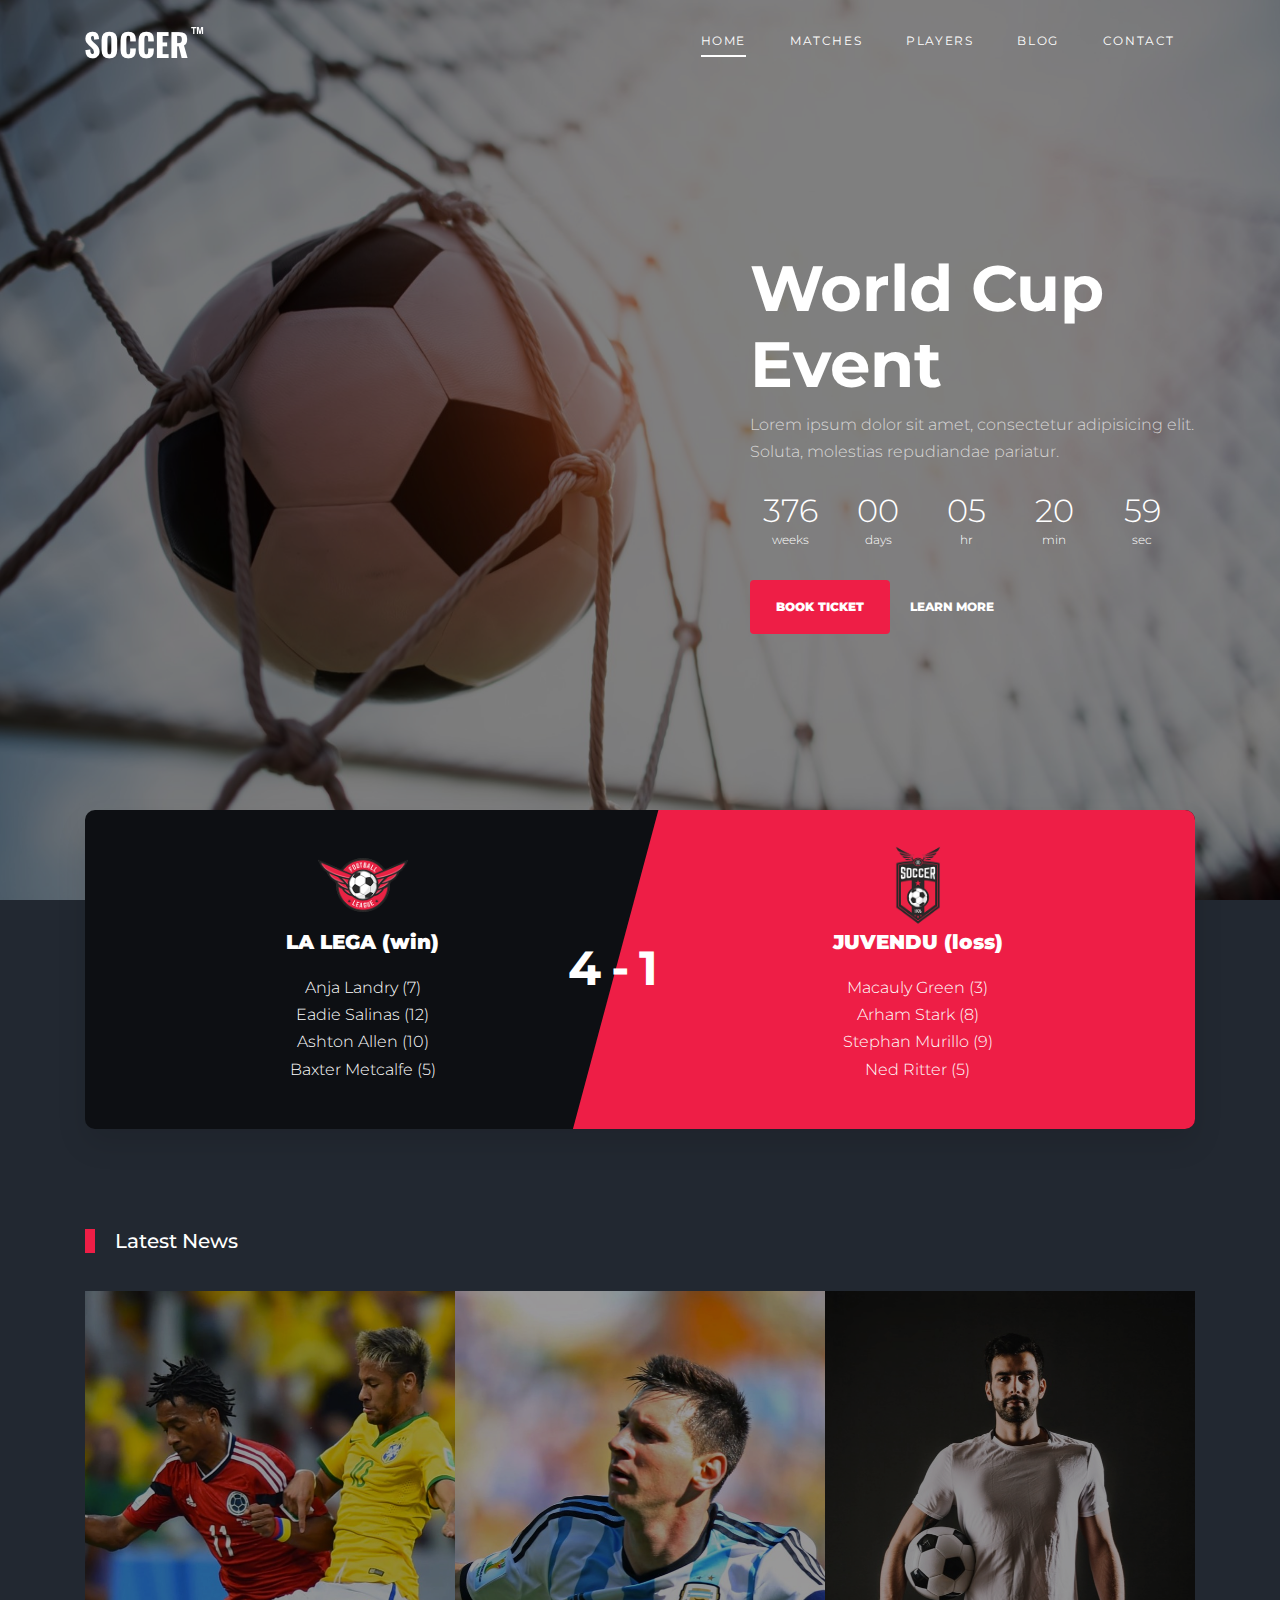
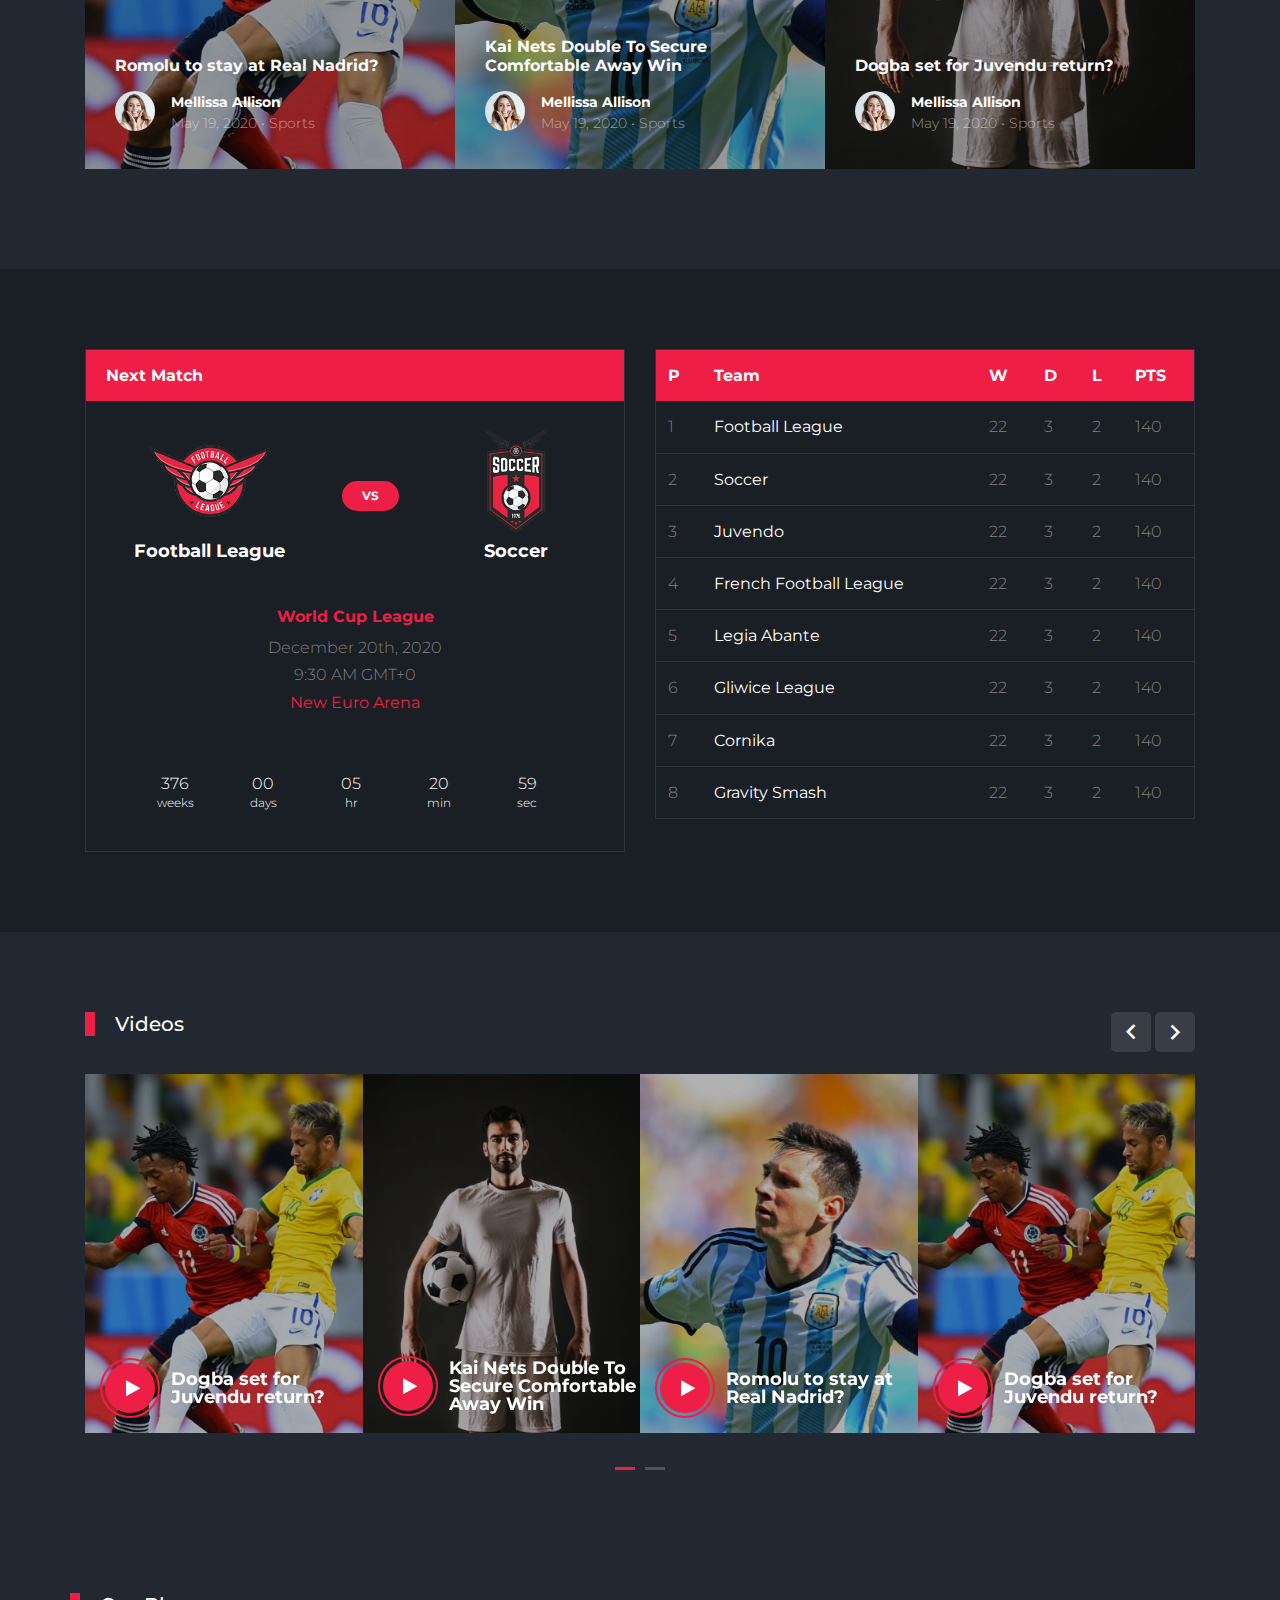
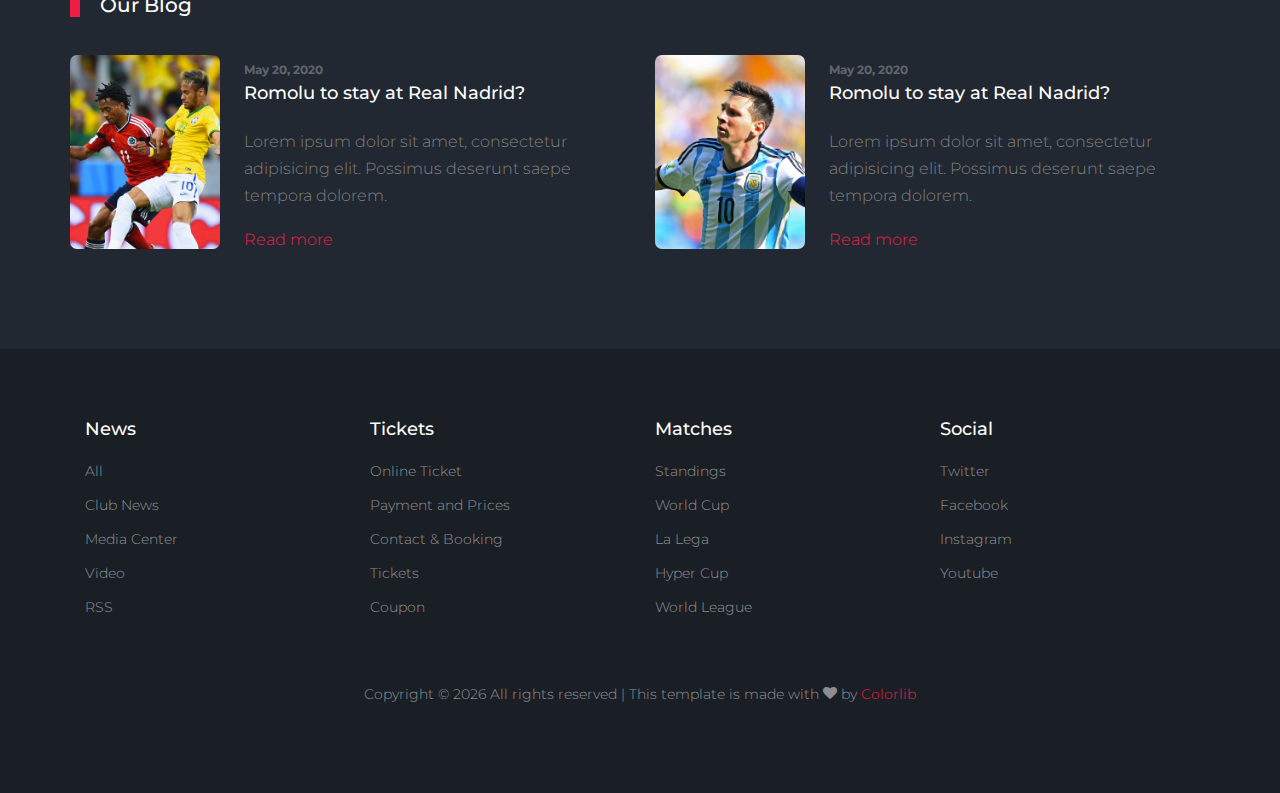
<file: index.html>
<!DOCTYPE html>
<html lang="en">
  <head>
    <title>Soccer &mdash; Website by Colorlib</title>
    <meta charset="utf-8" />
    <meta
      name="viewport"
      content="width=device-width, initial-scale=1, shrink-to-fit=no"
    />

    <link
      href="https://fonts.googleapis.com/css2?family=Montserrat:wght@400;700&display=swap"
      rel="stylesheet"
    />

    <link rel="stylesheet" href="fonts/icomoon/style.css" />

    <link rel="stylesheet" href="css/bootstrap/bootstrap.css" />
    <link rel="stylesheet" href="css/jquery-ui.css" />
    <link rel="stylesheet" href="css/owl.carousel.min.css" />
    <link rel="stylesheet" href="css/owl.theme.default.min.css" />
    <link rel="stylesheet" href="css/owl.theme.default.min.css" />

    <link rel="stylesheet" href="css/jquery.fancybox.min.css" />

    <link rel="stylesheet" href="css/bootstrap-datepicker.css" />

    <link rel="stylesheet" href="fonts/flaticon/font/flaticon.css" />

    <link rel="stylesheet" href="css/aos.css" />

    <link rel="stylesheet" href="css/style.css" />
  </head>

  <body>
    <div class="site-wrap">
      <div class="site-mobile-menu site-navbar-target">
        <div class="site-mobile-menu-header">
          <div class="site-mobile-menu-close">
            <span class="icon-close2 js-menu-toggle"></span>
          </div>
        </div>
        <div class="site-mobile-menu-body"></div>
      </div>

      <header class="site-navbar py-4" role="banner">
        <div class="container">
          <div class="d-flex align-items-center">
            <div class="site-logo">
              <a href="index.html">
                <img src="images/logo.png" alt="Logo" />
              </a>
            </div>
            <div class="ml-auto">
              <nav
                class="site-navigation position-relative text-right"
                role="navigation"
              >
                <ul
                  class="site-menu main-menu js-clone-nav mr-auto d-none d-lg-block"
                >
                  <li class="active">
                    <a href="index.html" class="nav-link">Home</a>
                  </li>
                  <li><a href="matches.html" class="nav-link">Matches</a></li>
                  <li><a href="players.html" class="nav-link">Players</a></li>
                  <li><a href="blog.html" class="nav-link">Blog</a></li>
                  <li><a href="contact.html" class="nav-link">Contact</a></li>
                </ul>
              </nav>

              <a
                href="#"
                class="d-inline-block d-lg-none site-menu-toggle js-menu-toggle text-black float-right text-white"
                ><span class="icon-menu h3 text-white"></span
              ></a>
            </div>
          </div>
        </div>
      </header>

      <div
        class="hero overlay"
        style="background-image: url('images/bg_3.jpg')"
      >
        <div class="container">
          <div class="row align-items-center">
            <div class="col-lg-5 ml-auto">
              <h1 class="text-white">World Cup Event</h1>
              <p>
                Lorem ipsum dolor sit amet, consectetur adipisicing elit.
                Soluta, molestias repudiandae pariatur.
              </p>
              <div id="date-countdown"></div>
              <p>
                <a href="#" class="btn btn-primary py-3 px-4 mr-3"
                  >Book Ticket</a
                >
                <a href="#" class="more light">Learn More</a>
              </p>
            </div>
          </div>
        </div>
      </div>

      <div class="container">
        <div class="row">
          <div class="col-lg-12">
            <div class="d-flex team-vs">
              <span class="score">4-1</span>
              <div class="team-1 w-50">
                <div class="team-details w-100 text-center">
                  <img src="images/logo_1.png" alt="Image" class="img-fluid" />
                  <h3>LA LEGA <span>(win)</span></h3>
                  <ul class="list-unstyled">
                    <li>Anja Landry (7)</li>
                    <li>Eadie Salinas (12)</li>
                    <li>Ashton Allen (10)</li>
                    <li>Baxter Metcalfe (5)</li>
                  </ul>
                </div>
              </div>
              <div class="team-2 w-50">
                <div class="team-details w-100 text-center">
                  <img src="images/logo_2.png" alt="Image" class="img-fluid" />
                  <h3>JUVENDU <span>(loss)</span></h3>
                  <ul class="list-unstyled">
                    <li>Macauly Green (3)</li>
                    <li>Arham Stark (8)</li>
                    <li>Stephan Murillo (9)</li>
                    <li>Ned Ritter (5)</li>
                  </ul>
                </div>
              </div>
            </div>
          </div>
        </div>
      </div>

      <div class="latest-news">
        <div class="container">
          <div class="row">
            <div class="col-12 title-section">
              <h2 class="heading">Latest News</h2>
            </div>
          </div>
          <div class="row no-gutters">
            <div class="col-md-4">
              <div class="post-entry">
                <a href="#">
                  <img src="images/img_1.jpg" alt="Image" class="img-fluid" />
                </a>
                <div class="caption">
                  <div class="caption-inner">
                    <h3 class="mb-3">Romolu to stay at Real Nadrid?</h3>
                    <div class="author d-flex align-items-center">
                      <div class="img mb-2 mr-3">
                        <img src="images/person_1.jpg" alt="" />
                      </div>
                      <div class="text">
                        <h4>Mellissa Allison</h4>
                        <span>May 19, 2020 &bullet; Sports</span>
                      </div>
                    </div>
                  </div>
                </div>
              </div>
            </div>
            <div class="col-md-4">
              <div class="post-entry">
                <a href="#">
                  <img src="images/img_3.jpg" alt="Image" class="img-fluid" />
                </a>
                <div class="caption">
                  <div class="caption-inner">
                    <h3 class="mb-3">
                      Kai Nets Double To Secure Comfortable Away Win
                    </h3>
                    <div class="author d-flex align-items-center">
                      <div class="img mb-2 mr-3">
                        <img src="images/person_1.jpg" alt="" />
                      </div>
                      <div class="text">
                        <h4>Mellissa Allison</h4>
                        <span>May 19, 2020 &bullet; Sports</span>
                      </div>
                    </div>
                  </div>
                </div>
              </div>
            </div>
            <div class="col-md-4">
              <div class="post-entry">
                <a href="#">
                  <img src="images/img_2.jpg" alt="Image" class="img-fluid" />
                </a>
                <div class="caption">
                  <div class="caption-inner">
                    <h3 class="mb-3">Dogba set for Juvendu return?</h3>
                    <div class="author d-flex align-items-center">
                      <div class="img mb-2 mr-3">
                        <img src="images/person_1.jpg" alt="" />
                      </div>
                      <div class="text">
                        <h4>Mellissa Allison</h4>
                        <span>May 19, 2020 &bullet; Sports</span>
                      </div>
                    </div>
                  </div>
                </div>
              </div>
            </div>
          </div>
        </div>
      </div>

      <div class="site-section bg-dark">
        <div class="container">
          <div class="row">
            <div class="col-lg-6">
              <div class="widget-next-match">
                <div class="widget-title">
                  <h3>Next Match</h3>
                </div>
                <div class="widget-body mb-3">
                  <div class="widget-vs">
                    <div
                      class="d-flex align-items-center justify-content-around justify-content-between w-100"
                    >
                      <div class="team-1 text-center">
                        <img src="images/logo_1.png" alt="Image" />
                        <h3>Football League</h3>
                      </div>
                      <div>
                        <span class="vs"><span>VS</span></span>
                      </div>
                      <div class="team-2 text-center">
                        <img src="images/logo_2.png" alt="Image" />
                        <h3>Soccer</h3>
                      </div>
                    </div>
                  </div>
                </div>

                <div class="text-center widget-vs-contents mb-4">
                  <h4>World Cup League</h4>
                  <p class="mb-5">
                    <span class="d-block">December 20th, 2020</span>
                    <span class="d-block">9:30 AM GMT+0</span>
                    <strong class="text-primary">New Euro Arena</strong>
                  </p>

                  <div id="date-countdown2" class="pb-1"></div>
                </div>
              </div>
            </div>
            <div class="col-lg-6">
              <div class="widget-next-match">
                <table class="table custom-table">
                  <thead>
                    <tr>
                      <th>P</th>
                      <th>Team</th>
                      <th>W</th>
                      <th>D</th>
                      <th>L</th>
                      <th>PTS</th>
                    </tr>
                  </thead>
                  <tbody>
                    <tr>
                      <td>1</td>
                      <td>
                        <strong class="text-white">Football League</strong>
                      </td>
                      <td>22</td>
                      <td>3</td>
                      <td>2</td>
                      <td>140</td>
                    </tr>
                    <tr>
                      <td>2</td>
                      <td><strong class="text-white">Soccer</strong></td>
                      <td>22</td>
                      <td>3</td>
                      <td>2</td>
                      <td>140</td>
                    </tr>
                    <tr>
                      <td>3</td>
                      <td><strong class="text-white">Juvendo</strong></td>
                      <td>22</td>
                      <td>3</td>
                      <td>2</td>
                      <td>140</td>
                    </tr>
                    <tr>
                      <td>4</td>
                      <td>
                        <strong class="text-white"
                          >French Football League</strong
                        >
                      </td>
                      <td>22</td>
                      <td>3</td>
                      <td>2</td>
                      <td>140</td>
                    </tr>
                    <tr>
                      <td>5</td>
                      <td><strong class="text-white">Legia Abante</strong></td>
                      <td>22</td>
                      <td>3</td>
                      <td>2</td>
                      <td>140</td>
                    </tr>
                    <tr>
                      <td>6</td>
                      <td>
                        <strong class="text-white">Gliwice League</strong>
                      </td>
                      <td>22</td>
                      <td>3</td>
                      <td>2</td>
                      <td>140</td>
                    </tr>
                    <tr>
                      <td>7</td>
                      <td><strong class="text-white">Cornika</strong></td>
                      <td>22</td>
                      <td>3</td>
                      <td>2</td>
                      <td>140</td>
                    </tr>
                    <tr>
                      <td>8</td>
                      <td><strong class="text-white">Gravity Smash</strong></td>
                      <td>22</td>
                      <td>3</td>
                      <td>2</td>
                      <td>140</td>
                    </tr>
                  </tbody>
                </table>
              </div>
            </div>
          </div>
        </div>
      </div>
      <!-- .site-section -->

      <div class="site-section">
        <div class="container">
          <div class="row">
            <div class="col-6 title-section">
              <h2 class="heading">Videos</h2>
            </div>
            <div class="col-6 text-right">
              <div class="custom-nav">
                <a href="#" class="js-custom-prev-v2"
                  ><span class="icon-keyboard_arrow_left"></span
                ></a>
                <span></span>
                <a href="#" class="js-custom-next-v2"
                  ><span class="icon-keyboard_arrow_right"></span
                ></a>
              </div>
            </div>
          </div>

          <div class="owl-4-slider owl-carousel">
            <div class="item">
              <div class="video-media">
                <img src="images/img_1.jpg" alt="Image" class="img-fluid" />
                <a
                  href="https://vimeo.com/139714818"
                  class="d-flex play-button align-items-center"
                  data-fancybox
                >
                  <span class="icon mr-3">
                    <span class="icon-play"></span>
                  </span>
                  <div class="caption">
                    <h3 class="m-0">Dogba set for Juvendu return?</h3>
                  </div>
                </a>
              </div>
            </div>
            <div class="item">
              <div class="video-media">
                <img src="images/img_2.jpg" alt="Image" class="img-fluid" />
                <a
                  href="https://vimeo.com/139714818"
                  class="d-flex play-button align-items-center"
                  data-fancybox
                >
                  <span class="icon mr-3">
                    <span class="icon-play"></span>
                  </span>
                  <div class="caption">
                    <h3 class="m-0">
                      Kai Nets Double To Secure Comfortable Away Win
                    </h3>
                  </div>
                </a>
              </div>
            </div>
            <div class="item">
              <div class="video-media">
                <img src="images/img_3.jpg" alt="Image" class="img-fluid" />
                <a
                  href="https://vimeo.com/139714818"
                  class="d-flex play-button align-items-center"
                  data-fancybox
                >
                  <span class="icon mr-3">
                    <span class="icon-play"></span>
                  </span>
                  <div class="caption">
                    <h3 class="m-0">Romolu to stay at Real Nadrid?</h3>
                  </div>
                </a>
              </div>
            </div>

            <div class="item">
              <div class="video-media">
                <img src="images/img_1.jpg" alt="Image" class="img-fluid" />
                <a
                  href="https://vimeo.com/139714818"
                  class="d-flex play-button align-items-center"
                  data-fancybox
                >
                  <span class="icon mr-3">
                    <span class="icon-play"></span>
                  </span>
                  <div class="caption">
                    <h3 class="m-0">Dogba set for Juvendu return?</h3>
                  </div>
                </a>
              </div>
            </div>
            <div class="item">
              <div class="video-media">
                <img src="images/img_2.jpg" alt="Image" class="img-fluid" />
                <a
                  href="https://vimeo.com/139714818"
                  class="d-flex play-button align-items-center"
                  data-fancybox
                >
                  <span class="icon mr-3">
                    <span class="icon-play"></span>
                  </span>
                  <div class="caption">
                    <h3 class="m-0">
                      Kai Nets Double To Secure Comfortable Away Win
                    </h3>
                  </div>
                </a>
              </div>
            </div>
            <div class="item">
              <div class="video-media">
                <img src="images/img_3.jpg" alt="Image" class="img-fluid" />
                <a
                  href="https://vimeo.com/139714818"
                  class="d-flex play-button align-items-center"
                  data-fancybox
                >
                  <span class="icon mr-3">
                    <span class="icon-play"></span>
                  </span>
                  <div class="caption">
                    <h3 class="m-0">Romolu to stay at Real Nadrid?</h3>
                  </div>
                </a>
              </div>
            </div>
          </div>
        </div>
      </div>

      <div class="container site-section">
        <div class="row">
          <div class="col-6 title-section">
            <h2 class="heading">Our Blog</h2>
          </div>
        </div>
        <div class="row">
          <div class="col-lg-6">
            <div class="custom-media d-flex">
              <div class="img mr-4">
                <img src="images/img_1.jpg" alt="Image" class="img-fluid" />
              </div>
              <div class="text">
                <span class="meta">May 20, 2020</span>
                <h3 class="mb-4">
                  <a href="#">Romolu to stay at Real Nadrid?</a>
                </h3>
                <p>
                  Lorem ipsum dolor sit amet, consectetur adipisicing elit.
                  Possimus deserunt saepe tempora dolorem.
                </p>
                <p><a href="#">Read more</a></p>
              </div>
            </div>
          </div>
          <div class="col-lg-6">
            <div class="custom-media d-flex">
              <div class="img mr-4">
                <img src="images/img_3.jpg" alt="Image" class="img-fluid" />
              </div>
              <div class="text">
                <span class="meta">May 20, 2020</span>
                <h3 class="mb-4">
                  <a href="#">Romolu to stay at Real Nadrid?</a>
                </h3>
                <p>
                  Lorem ipsum dolor sit amet, consectetur adipisicing elit.
                  Possimus deserunt saepe tempora dolorem.
                </p>
                <p><a href="#">Read more</a></p>
              </div>
            </div>
          </div>
        </div>
      </div>

      <footer class="footer-section">
        <div class="container">
          <div class="row">
            <div class="col-lg-3">
              <div class="widget mb-3">
                <h3>News</h3>
                <ul class="list-unstyled links">
                  <li><a href="#">All</a></li>
                  <li><a href="#">Club News</a></li>
                  <li><a href="#">Media Center</a></li>
                  <li><a href="#">Video</a></li>
                  <li><a href="#">RSS</a></li>
                </ul>
              </div>
            </div>
            <div class="col-lg-3">
              <div class="widget mb-3">
                <h3>Tickets</h3>
                <ul class="list-unstyled links">
                  <li><a href="#">Online Ticket</a></li>
                  <li><a href="#">Payment and Prices</a></li>
                  <li><a href="#">Contact &amp; Booking</a></li>
                  <li><a href="#">Tickets</a></li>
                  <li><a href="#">Coupon</a></li>
                </ul>
              </div>
            </div>
            <div class="col-lg-3">
              <div class="widget mb-3">
                <h3>Matches</h3>
                <ul class="list-unstyled links">
                  <li><a href="#">Standings</a></li>
                  <li><a href="#">World Cup</a></li>
                  <li><a href="#">La Lega</a></li>
                  <li><a href="#">Hyper Cup</a></li>
                  <li><a href="#">World League</a></li>
                </ul>
              </div>
            </div>

            <div class="col-lg-3">
              <div class="widget mb-3">
                <h3>Social</h3>
                <ul class="list-unstyled links">
                  <li><a href="#">Twitter</a></li>
                  <li><a href="#">Facebook</a></li>
                  <li><a href="#">Instagram</a></li>
                  <li><a href="#">Youtube</a></li>
                </ul>
              </div>
            </div>
          </div>

          <div class="row text-center">
            <div class="col-md-12">
              <div class="pt-5">
                <p>
                  <!-- Link back to Colorlib can't be removed. Template is licensed under CC BY 3.0. -->
                  Copyright &copy;
                  <script>
                    document.write(new Date().getFullYear());
                  </script>
                  All rights reserved | This template is made with
                  <i class="icon-heart" aria-hidden="true"></i> by
                  <a href="https://colorlib.com" target="_blank">Colorlib</a>
                  <!-- Link back to Colorlib can't be removed. Template is licensed under CC BY 3.0. -->
                </p>
              </div>
            </div>
          </div>
        </div>
      </footer>
    </div>
    <!-- .site-wrap -->

    <script src="js/jquery-3.3.1.min.js"></script>
    <script src="js/jquery-migrate-3.0.1.min.js"></script>
    <script src="js/jquery-ui.js"></script>
    <script src="js/popper.min.js"></script>
    <script src="js/bootstrap.min.js"></script>
    <script src="js/owl.carousel.min.js"></script>
    <script src="js/jquery.stellar.min.js"></script>
    <script src="js/jquery.countdown.min.js"></script>
    <script src="js/bootstrap-datepicker.min.js"></script>
    <script src="js/jquery.easing.1.3.js"></script>
    <script src="js/aos.js"></script>
    <script src="js/jquery.fancybox.min.js"></script>
    <script src="js/jquery.sticky.js"></script>
    <script src="js/jquery.mb.YTPlayer.min.js"></script>

    <script src="js/main.js"></script>
  </body>
</html>
</file>
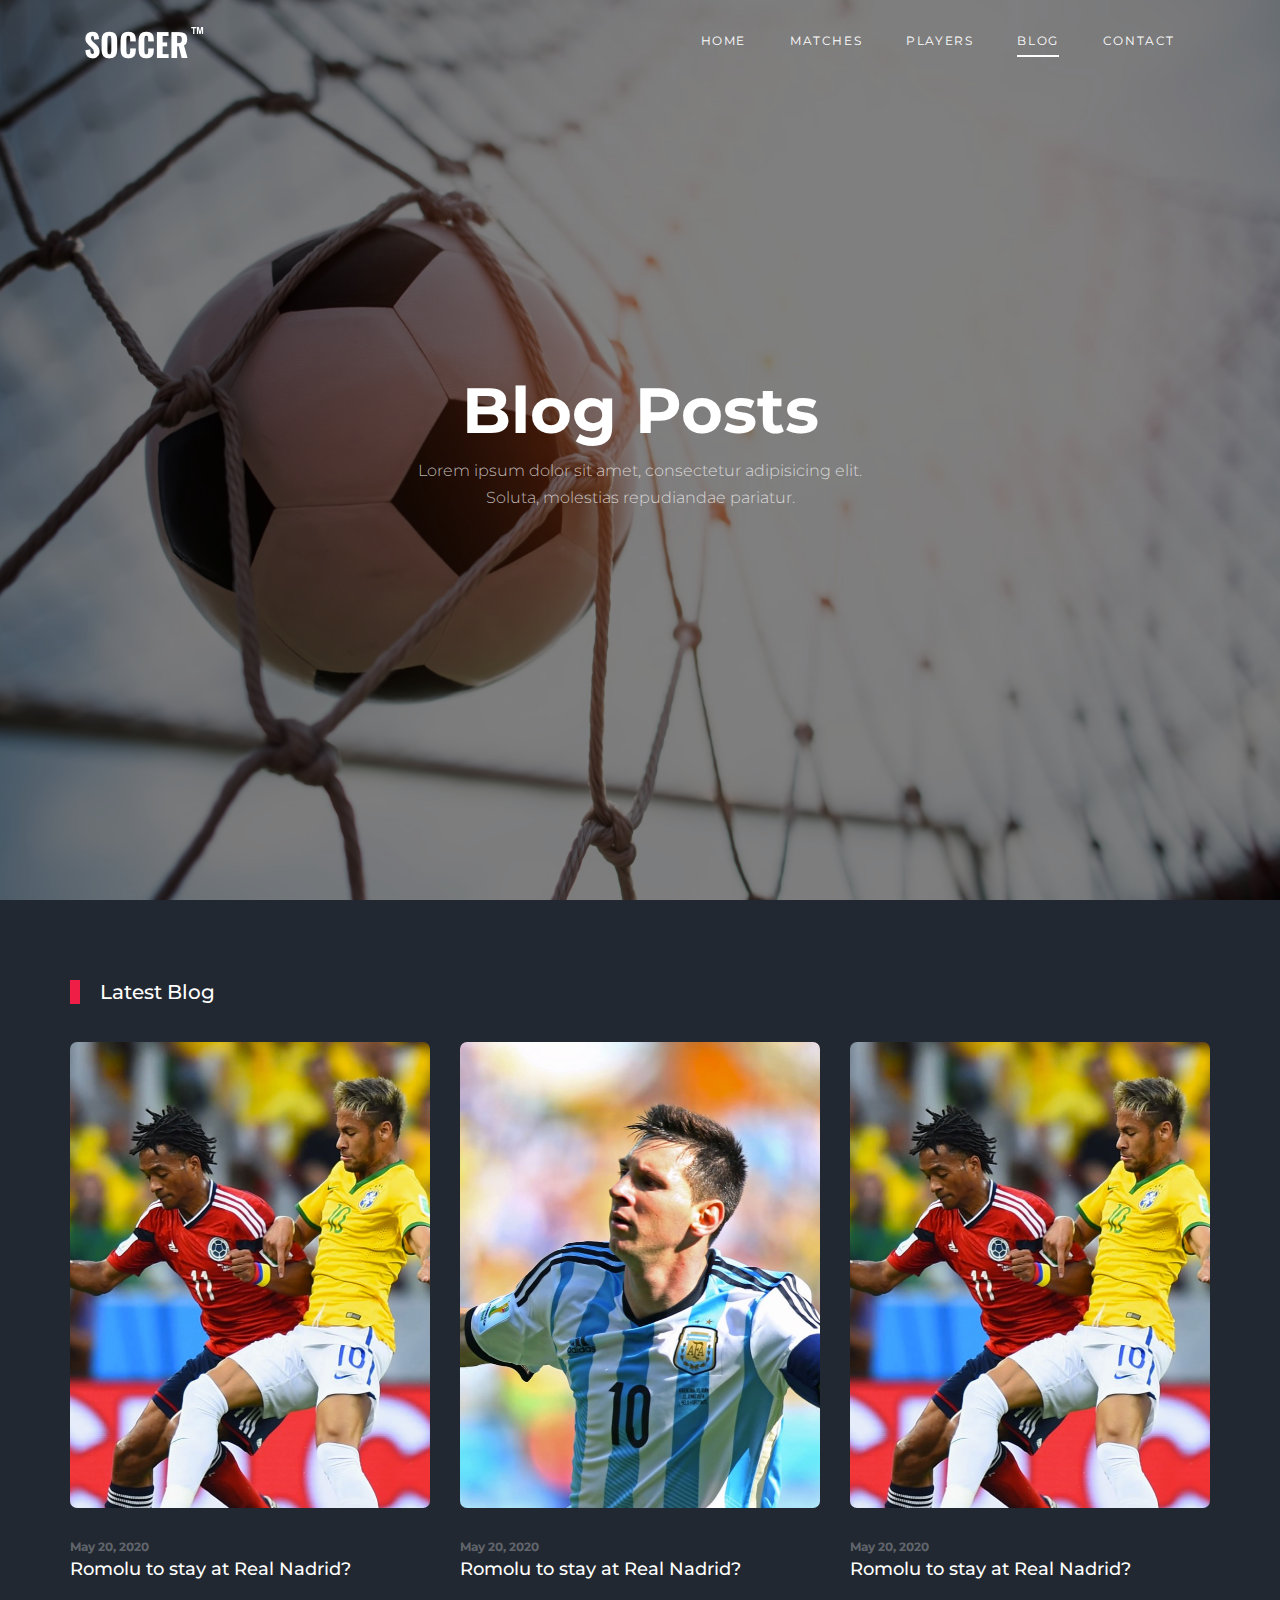
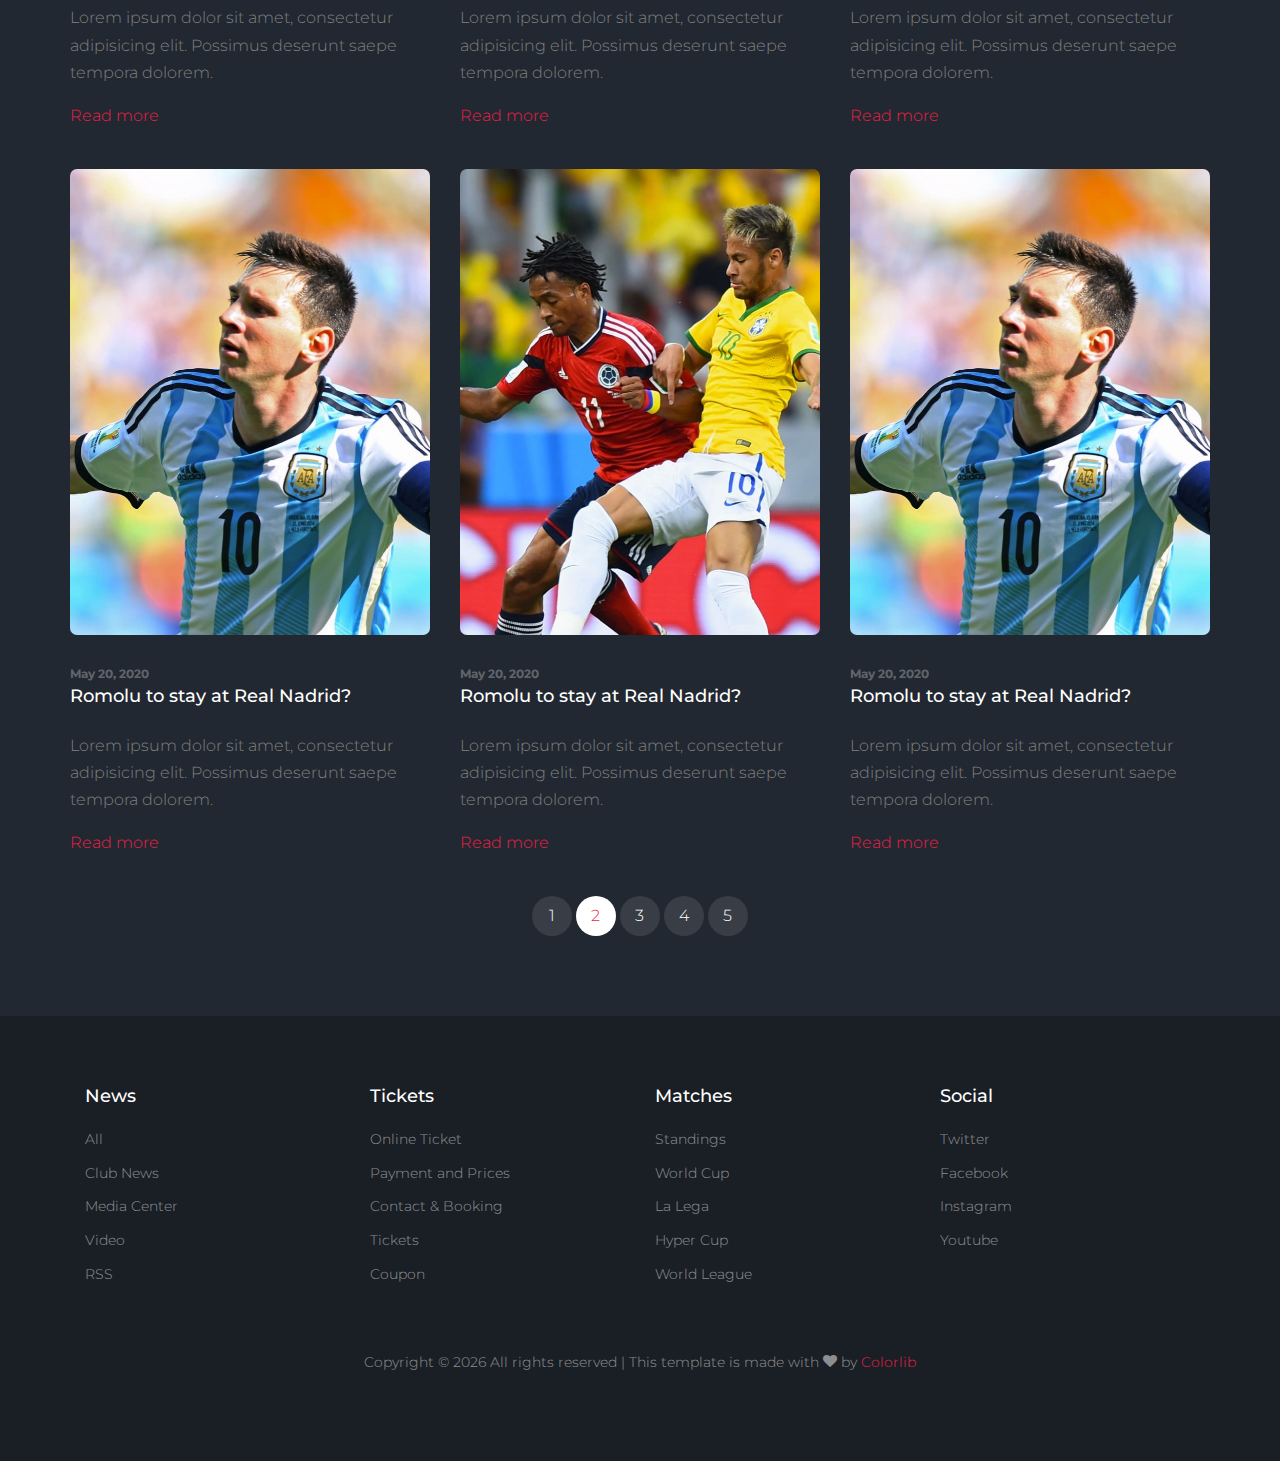
<file: blog.html>
<!DOCTYPE html>
<html lang="en">

<head>
  <title>Soccer &mdash; Website by Colorlib</title>
  <meta charset="utf-8">
  <meta name="viewport" content="width=device-width, initial-scale=1, shrink-to-fit=no">


  <link href="https://fonts.googleapis.com/css2?family=Montserrat:wght@400;700&display=swap" rel="stylesheet">

  <link rel="stylesheet" href="fonts/icomoon/style.css">

  <link rel="stylesheet" href="css/bootstrap/bootstrap.css">
  <link rel="stylesheet" href="css/jquery-ui.css">
  <link rel="stylesheet" href="css/owl.carousel.min.css">
  <link rel="stylesheet" href="css/owl.theme.default.min.css">
  <link rel="stylesheet" href="css/owl.theme.default.min.css">

  <link rel="stylesheet" href="css/jquery.fancybox.min.css">

  <link rel="stylesheet" href="css/bootstrap-datepicker.css">

  <link rel="stylesheet" href="fonts/flaticon/font/flaticon.css">

  <link rel="stylesheet" href="css/aos.css">

  <link rel="stylesheet" href="css/style.css">



</head>

<body>

  <div class="site-wrap">

    <div class="site-mobile-menu site-navbar-target">
      <div class="site-mobile-menu-header">
        <div class="site-mobile-menu-close">
          <span class="icon-close2 js-menu-toggle"></span>
        </div>
      </div>
      <div class="site-mobile-menu-body"></div>
    </div>


    <header class="site-navbar py-4" role="banner">

      <div class="container">
        <div class="d-flex align-items-center">
          <div class="site-logo">
            <a href="index.html">
              <img src="images/logo.png" alt="Logo">
            </a>
          </div>
          <div class="ml-auto">
            <nav class="site-navigation position-relative text-right" role="navigation">
              <ul class="site-menu main-menu js-clone-nav mr-auto d-none d-lg-block">
                <li><a href="index.html" class="nav-link">Home</a></li>
                <li><a href="matches.html" class="nav-link">Matches</a></li>
                <li><a href="players.html" class="nav-link">Players</a></li>
                <li class="active"><a href="blog.html" class="nav-link">Blog</a></li>
                <li><a href="contact.html" class="nav-link">Contact</a></li>
              </ul>
            </nav>

            <a href="#" class="d-inline-block d-lg-none site-menu-toggle js-menu-toggle text-black float-right text-white"><span
                class="icon-menu h3 text-white"></span></a>
          </div>
        </div>
      </div>

    </header>

    <div class="hero overlay" style="background-image: url('images/bg_3.jpg');">
      <div class="container">
        <div class="row align-items-center">
          <div class="col-lg-5 mx-auto text-center">
            <h1 class="text-white">Blog Posts</h1>
            <p>Lorem ipsum dolor sit amet, consectetur adipisicing elit. Soluta, molestias repudiandae pariatur.</p>
          </div>
        </div>
      </div>
    </div>

    
    
    <div class="container site-section">
      <div class="row">
        <div class="col-6 title-section">
          <h2 class="heading">Latest Blog</h2>
        </div>
      </div>
      <div class="row">
        <div class="col-lg-4 mb-4">
          <div class="custom-media d-block">
            <div class="img mb-4">
              <a href="single.html"><img src="images/img_1.jpg" alt="Image" class="img-fluid"></a>
            </div>
            <div class="text">
              <span class="meta">May 20, 2020</span>
              <h3 class="mb-4"><a href="#">Romolu to stay at Real Nadrid?</a></h3>
              <p>Lorem ipsum dolor sit amet, consectetur adipisicing elit. Possimus deserunt saepe tempora dolorem.</p>
              <p><a href="#">Read more</a></p>
            </div>
          </div>
        </div>
        <div class="col-lg-4 mb-4">
          <div class="custom-media d-block">
            <div class="img mb-4">
              <a href="single.html"><img src="images/img_3.jpg" alt="Image" class="img-fluid"></a>
            </div>
            <div class="text">
              <span class="meta">May 20, 2020</span>
              <h3 class="mb-4"><a href="#">Romolu to stay at Real Nadrid?</a></h3>
              <p>Lorem ipsum dolor sit amet, consectetur adipisicing elit. Possimus deserunt saepe tempora dolorem.</p>
              <p><a href="#">Read more</a></p>
            </div>
          </div>
        </div>

        <div class="col-lg-4 mb-4">
          <div class="custom-media d-block">
            <div class="img mb-4">
              <a href="single.html"><img src="images/img_1.jpg" alt="Image" class="img-fluid"></a>
            </div>
            <div class="text">
              <span class="meta">May 20, 2020</span>
              <h3 class="mb-4"><a href="#">Romolu to stay at Real Nadrid?</a></h3>
              <p>Lorem ipsum dolor sit amet, consectetur adipisicing elit. Possimus deserunt saepe tempora dolorem.</p>
              <p><a href="#">Read more</a></p>
            </div>
          </div>
        </div>
        <div class="col-lg-4 mb-4">
          <div class="custom-media d-block">
            <div class="img mb-4">
              <a href="single.html"><img src="images/img_3.jpg" alt="Image" class="img-fluid"></a>
            </div>
            <div class="text">
              <span class="meta">May 20, 2020</span>
              <h3 class="mb-4"><a href="#">Romolu to stay at Real Nadrid?</a></h3>
              <p>Lorem ipsum dolor sit amet, consectetur adipisicing elit. Possimus deserunt saepe tempora dolorem.</p>
              <p><a href="#">Read more</a></p>
            </div>
          </div>
        </div>
        
        <div class="col-lg-4 mb-4">
          <div class="custom-media d-block">
            <div class="img mb-4">
              <a href="single.html"><img src="images/img_1.jpg" alt="Image" class="img-fluid"></a>
            </div>
            <div class="text">
              <span class="meta">May 20, 2020</span>
              <h3 class="mb-4"><a href="#">Romolu to stay at Real Nadrid?</a></h3>
              <p>Lorem ipsum dolor sit amet, consectetur adipisicing elit. Possimus deserunt saepe tempora dolorem.</p>
              <p><a href="#">Read more</a></p>
            </div>
          </div>
        </div>
        <div class="col-lg-4 mb-4">
          <div class="custom-media d-block">
            <div class="img mb-4">
              <a href="single.html"><img src="images/img_3.jpg" alt="Image" class="img-fluid"></a>
            </div>
            <div class="text">
              <span class="meta">May 20, 2020</span>
              <h3 class="mb-4"><a href="#">Romolu to stay at Real Nadrid?</a></h3>
              <p>Lorem ipsum dolor sit amet, consectetur adipisicing elit. Possimus deserunt saepe tempora dolorem.</p>
              <p><a href="#">Read more</a></p>
            </div>
          </div>
        </div>
      </div>

      <div class="row justify-content-center">
        <div class="col-lg-7 text-center">
          <div class="custom-pagination">
            <a href="#">1</a>
            <span>2</span>
            <a href="#">3</a>
            <a href="#">4</a>
            <a href="#">5</a>
          </div>
        </div>
      </div>
    </div>


    
    



    <footer class="footer-section">
      <div class="container">
        <div class="row">
          <div class="col-lg-3">
            <div class="widget mb-3">
              <h3>News</h3>
              <ul class="list-unstyled links">
                <li><a href="#">All</a></li>
                <li><a href="#">Club News</a></li>
                <li><a href="#">Media Center</a></li>
                <li><a href="#">Video</a></li>
                <li><a href="#">RSS</a></li>
              </ul>
            </div>
          </div>
          <div class="col-lg-3">
            <div class="widget mb-3">
              <h3>Tickets</h3>
              <ul class="list-unstyled links">
                <li><a href="#">Online Ticket</a></li>
                <li><a href="#">Payment and Prices</a></li>
                <li><a href="#">Contact &amp; Booking</a></li>
                <li><a href="#">Tickets</a></li>
                <li><a href="#">Coupon</a></li>
              </ul>
            </div>
          </div>
          <div class="col-lg-3">
            <div class="widget mb-3">
              <h3>Matches</h3>
              <ul class="list-unstyled links">
                <li><a href="#">Standings</a></li>
                <li><a href="#">World Cup</a></li>
                <li><a href="#">La Lega</a></li>
                <li><a href="#">Hyper Cup</a></li>
                <li><a href="#">World League</a></li>
              </ul>
            </div>
          </div>

          <div class="col-lg-3">
            <div class="widget mb-3">
              <h3>Social</h3>
              <ul class="list-unstyled links">
                <li><a href="#">Twitter</a></li>
                <li><a href="#">Facebook</a></li>
                <li><a href="#">Instagram</a></li>
                <li><a href="#">Youtube</a></li>
              </ul>
            </div>
          </div>

        </div>

        <div class="row text-center">
          <div class="col-md-12">
            <div class=" pt-5">
              <p>
                <!-- Link back to Colorlib can't be removed. Template is licensed under CC BY 3.0. -->
                Copyright &copy;
                <script>
                  document.write(new Date().getFullYear());
                </script> All rights reserved | This template is made with <i class="icon-heart"
                  aria-hidden="true"></i> by <a href="https://colorlib.com" target="_blank">Colorlib</a>
                <!-- Link back to Colorlib can't be removed. Template is licensed under CC BY 3.0. -->
              </p>
            </div>
          </div>

        </div>
      </div>
    </footer>



  </div>
  <!-- .site-wrap -->

  <script src="js/jquery-3.3.1.min.js"></script>
  <script src="js/jquery-migrate-3.0.1.min.js"></script>
  <script src="js/jquery-ui.js"></script>
  <script src="js/popper.min.js"></script>
  <script src="js/bootstrap.min.js"></script>
  <script src="js/owl.carousel.min.js"></script>
  <script src="js/jquery.stellar.min.js"></script>
  <script src="js/jquery.countdown.min.js"></script>
  <script src="js/bootstrap-datepicker.min.js"></script>
  <script src="js/jquery.easing.1.3.js"></script>
  <script src="js/aos.js"></script>
  <script src="js/jquery.fancybox.min.js"></script>
  <script src="js/jquery.sticky.js"></script>
  <script src="js/jquery.mb.YTPlayer.min.js"></script>


  <script src="js/main.js"></script>

</body>

</html>
</file>
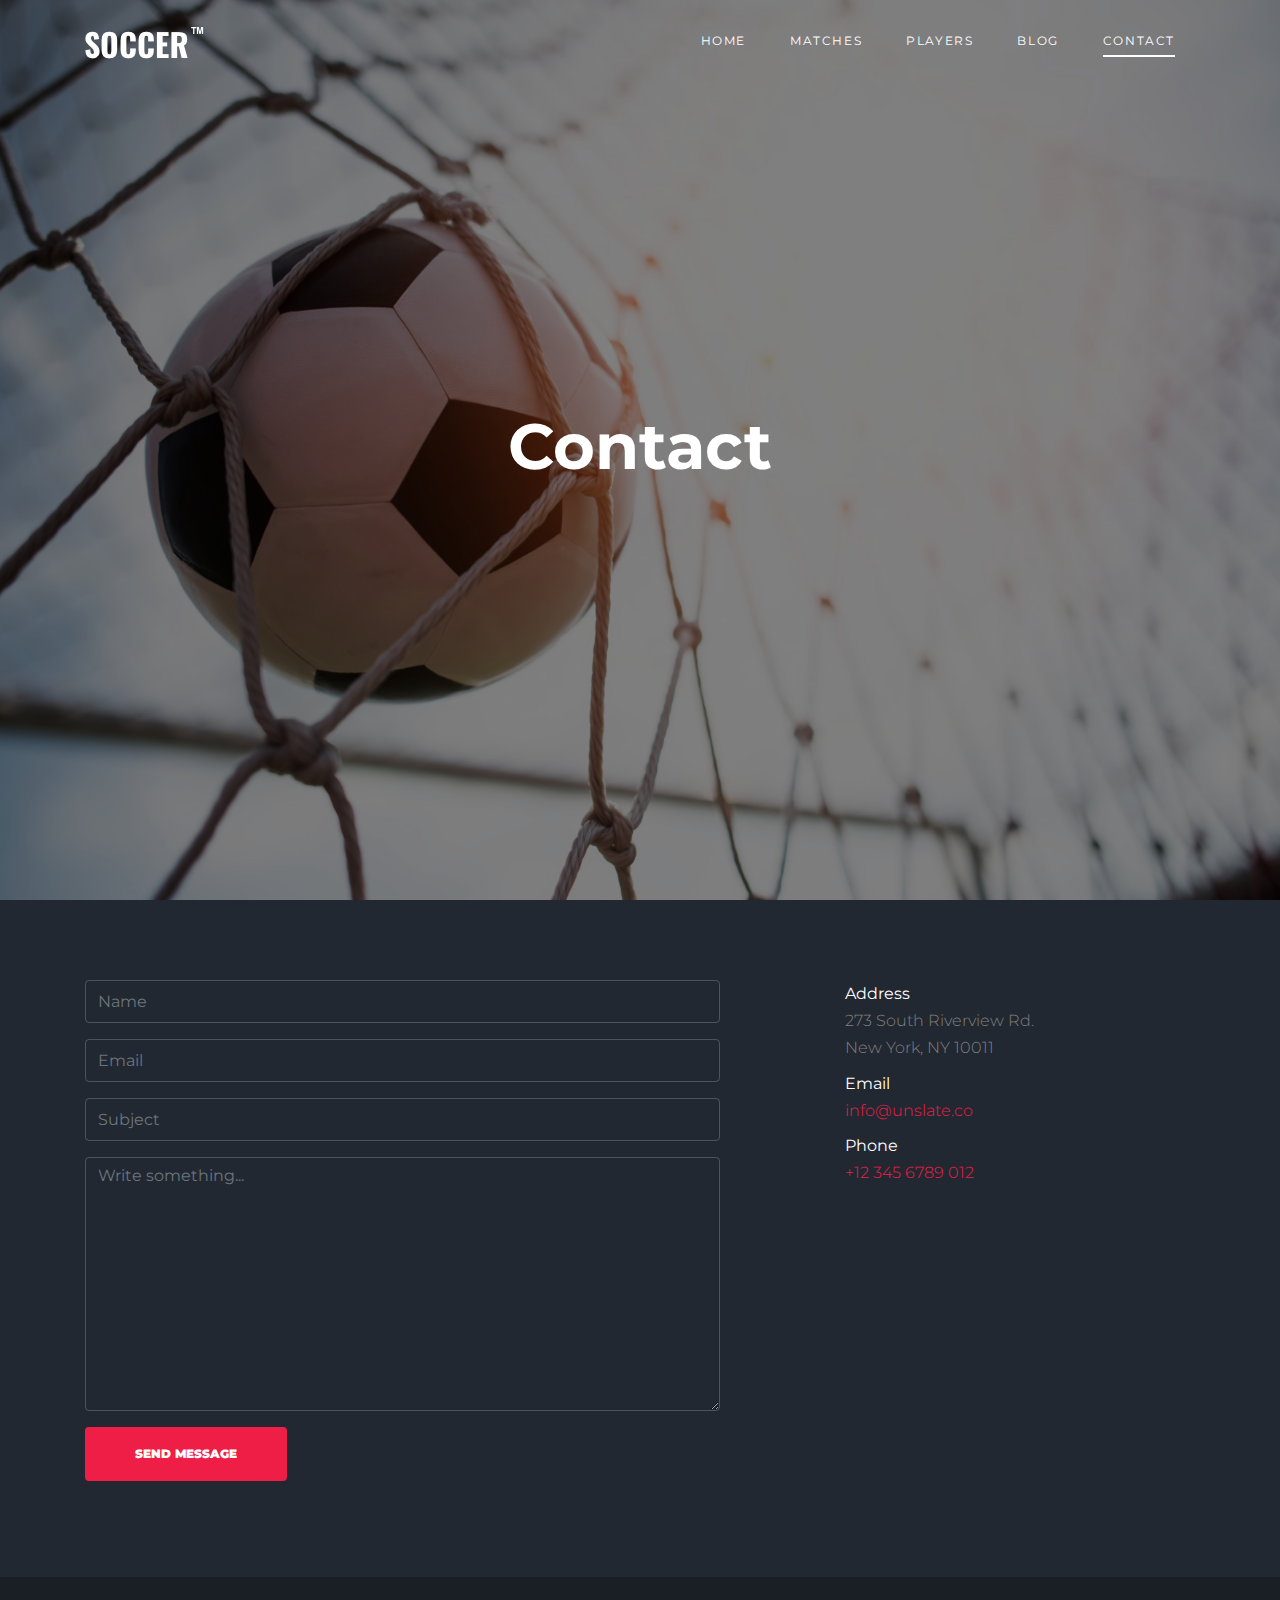
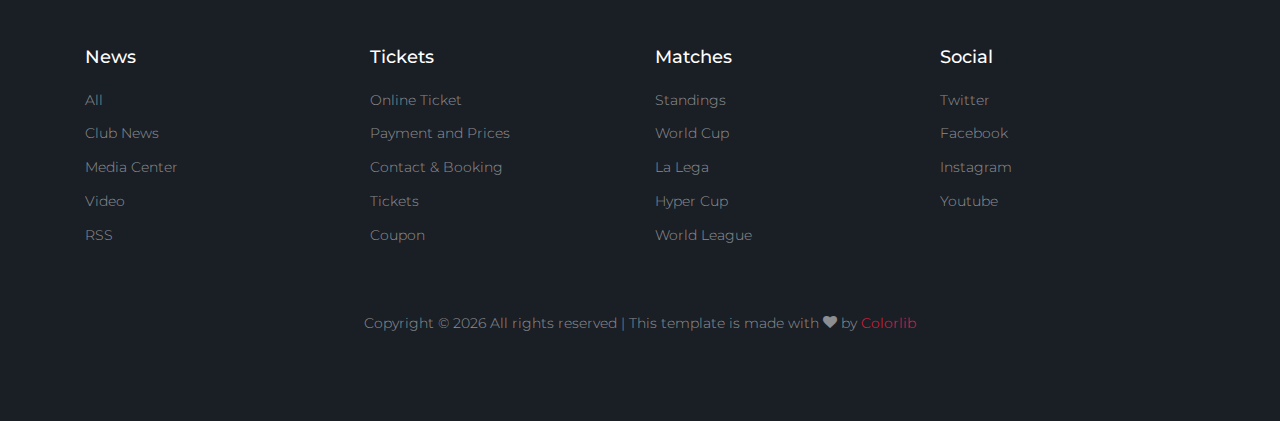
<file: contact.html>
<!DOCTYPE html>
<html lang="en">

<head>
  <title>Soccer &mdash; Website by Colorlib</title>
  <meta charset="utf-8">
  <meta name="viewport" content="width=device-width, initial-scale=1, shrink-to-fit=no">


  <link href="https://fonts.googleapis.com/css2?family=Montserrat:wght@400;700&display=swap" rel="stylesheet">

  <link rel="stylesheet" href="fonts/icomoon/style.css">

  <link rel="stylesheet" href="css/bootstrap/bootstrap.css">
  <link rel="stylesheet" href="css/jquery-ui.css">
  <link rel="stylesheet" href="css/owl.carousel.min.css">
  <link rel="stylesheet" href="css/owl.theme.default.min.css">
  <link rel="stylesheet" href="css/owl.theme.default.min.css">

  <link rel="stylesheet" href="css/jquery.fancybox.min.css">

  <link rel="stylesheet" href="css/bootstrap-datepicker.css">

  <link rel="stylesheet" href="fonts/flaticon/font/flaticon.css">

  <link rel="stylesheet" href="css/aos.css">

  <link rel="stylesheet" href="css/style.css">



</head>

<body>

  <div class="site-wrap">

    <div class="site-mobile-menu site-navbar-target">
      <div class="site-mobile-menu-header">
        <div class="site-mobile-menu-close">
          <span class="icon-close2 js-menu-toggle"></span>
        </div>
      </div>
      <div class="site-mobile-menu-body"></div>
    </div>


    <header class="site-navbar py-4" role="banner">

      <div class="container">
        <div class="d-flex align-items-center">
          <div class="site-logo">
            <a href="index.html">
              <img src="images/logo.png" alt="Logo">
            </a>
          </div>
          <div class="ml-auto">
            <nav class="site-navigation position-relative text-right" role="navigation">
              <ul class="site-menu main-menu js-clone-nav mr-auto d-none d-lg-block">
                <li><a href="index.html" class="nav-link">Home</a></li>
                <li><a href="matches.html" class="nav-link">Matches</a></li>
                <li><a href="players.html" class="nav-link">Players</a></li>
                <li><a href="blog.html" class="nav-link">Blog</a></li>
                <li class="active"><a href="contact.html" class="nav-link">Contact</a></li>
              </ul>
            </nav>

            <a href="#" class="d-inline-block d-lg-none site-menu-toggle js-menu-toggle text-black float-right text-white"><span
                class="icon-menu h3 text-white"></span></a>
          </div>
        </div>
      </div>

    </header>

    <div class="hero overlay" style="background-image: url('images/bg_3.jpg');">
      <div class="container">
        <div class="row align-items-center">
          <div class="col-lg-9 mx-auto text-center">
            <h1 class="text-white">Contact</h1>
          </div>
        </div>
      </div>
    </div>

    
    <div class="site-section">
      <div class="container">
        <div class="row">
          <div class="col-lg-7">
            <form action="#">
              <div class="form-group">
                <input type="text" class="form-control" placeholder="Name">
              </div>
              <div class="form-group">
                <input type="text" class="form-control" placeholder="Email">
              </div>
              <div class="form-group">
                <input type="text" class="form-control" placeholder="Subject">
              </div>
              <div class="form-group">
                <textarea name="" class="form-control" id="" cols="30" rows="10" placeholder="Write something..."></textarea>
              </div>
              <div class="form-group">
                <input type="submit" class="btn btn-primary py-3 px-5" value="Send Message">
              </div>
            </form>  
          </div>
          <div class="col-lg-4 ml-auto">
            
            <ul class="list-unstyled">
              <li class="mb-2">
                <strong class="text-white d-block">Address</strong>
                273 South Riverview Rd. <br> New York, NY 10011
              </li>
              <li class="mb-2">
                <strong class="text-white d-block">Email</strong>
                <a href="#">info@unslate.co</a>
              </li>
              <li class="mb-2">
                <strong class="text-white d-block">
                  Phone
                </strong>
                <a href="#">+12 345 6789 012</a>
              </li>
            </ul>
          </div>
        </div>
      </div>
    </div>


    <footer class="footer-section">
      <div class="container">
        <div class="row">
          <div class="col-lg-3">
            <div class="widget mb-3">
              <h3>News</h3>
              <ul class="list-unstyled links">
                <li><a href="#">All</a></li>
                <li><a href="#">Club News</a></li>
                <li><a href="#">Media Center</a></li>
                <li><a href="#">Video</a></li>
                <li><a href="#">RSS</a></li>
              </ul>
            </div>
          </div>
          <div class="col-lg-3">
            <div class="widget mb-3">
              <h3>Tickets</h3>
              <ul class="list-unstyled links">
                <li><a href="#">Online Ticket</a></li>
                <li><a href="#">Payment and Prices</a></li>
                <li><a href="#">Contact &amp; Booking</a></li>
                <li><a href="#">Tickets</a></li>
                <li><a href="#">Coupon</a></li>
              </ul>
            </div>
          </div>
          <div class="col-lg-3">
            <div class="widget mb-3">
              <h3>Matches</h3>
              <ul class="list-unstyled links">
                <li><a href="#">Standings</a></li>
                <li><a href="#">World Cup</a></li>
                <li><a href="#">La Lega</a></li>
                <li><a href="#">Hyper Cup</a></li>
                <li><a href="#">World League</a></li>
              </ul>
            </div>
          </div>

          <div class="col-lg-3">
            <div class="widget mb-3">
              <h3>Social</h3>
              <ul class="list-unstyled links">
                <li><a href="#">Twitter</a></li>
                <li><a href="#">Facebook</a></li>
                <li><a href="#">Instagram</a></li>
                <li><a href="#">Youtube</a></li>
              </ul>
            </div>
          </div>

        </div>

        <div class="row text-center">
          <div class="col-md-12">
            <div class=" pt-5">
              <p>
                <!-- Link back to Colorlib can't be removed. Template is licensed under CC BY 3.0. -->
                Copyright &copy;
                <script>
                  document.write(new Date().getFullYear());
                </script> All rights reserved | This template is made with <i class="icon-heart"
                  aria-hidden="true"></i> by <a href="https://colorlib.com" target="_blank">Colorlib</a>
                <!-- Link back to Colorlib can't be removed. Template is licensed under CC BY 3.0. -->
              </p>
            </div>
          </div>

        </div>
      </div>
    </footer>



  </div>
  <!-- .site-wrap -->

  <script src="js/jquery-3.3.1.min.js"></script>
  <script src="js/jquery-migrate-3.0.1.min.js"></script>
  <script src="js/jquery-ui.js"></script>
  <script src="js/popper.min.js"></script>
  <script src="js/bootstrap.min.js"></script>
  <script src="js/owl.carousel.min.js"></script>
  <script src="js/jquery.stellar.min.js"></script>
  <script src="js/jquery.countdown.min.js"></script>
  <script src="js/bootstrap-datepicker.min.js"></script>
  <script src="js/jquery.easing.1.3.js"></script>
  <script src="js/aos.js"></script>
  <script src="js/jquery.fancybox.min.js"></script>
  <script src="js/jquery.sticky.js"></script>
  <script src="js/jquery.mb.YTPlayer.min.js"></script>


  <script src="js/main.js"></script>

</body>

</html>
</file>
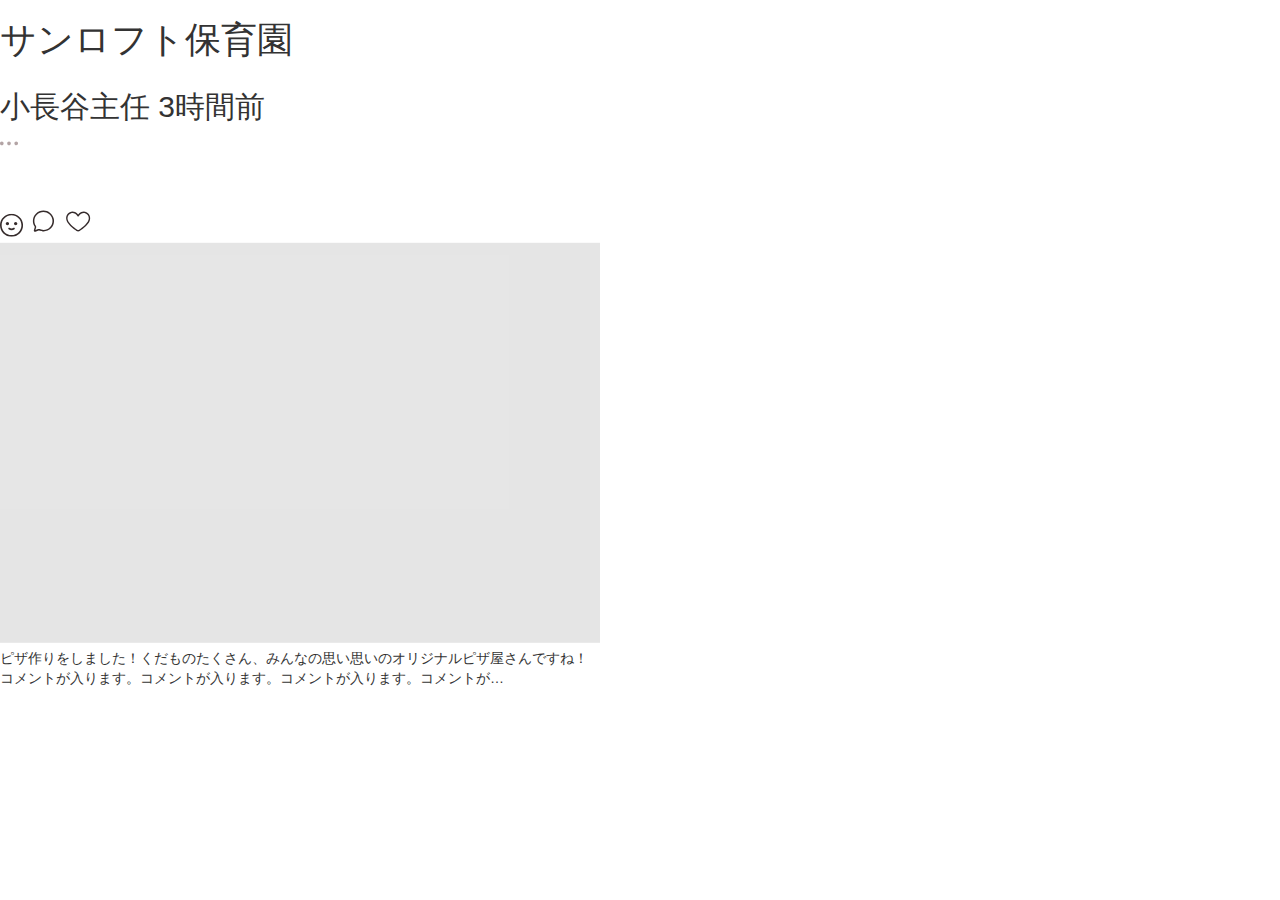
<file: login.html>
<!DOCTYPE html>
<html>
  <head>
    <title>Form Đăng Nhập</title>
    <!-- Bao gồm tệp CSS của Bootstrap 3 -->
    <link
      rel="stylesheet"
      href="https://maxcdn.bootstrapcdn.com/bootstrap/3.3.7/css/bootstrap.min.css"
    />
    <script src="./login.js"></script>
    <link rel="stylesheet" href="./style.css" />
  </head>
  <body>
    <div class="card">
      <div class="card-head">
        <div class="title">
          <h1>サンロフト保育園</h1>
          <h2>
            <span class="owner">小長谷主任</span>
            <span class="posting-time">3時間前</span>
          </h2>
        </div>
        <img src="images/ellip-icon.svg" alt="" />
      </div>
      <div class="card-body">
        <img src="images/play-icon.svg" alt="" />
      </div>
      <div class="card-list-icon">
        <svg
          xmlns="http://www.w3.org/2000/svg"
          width="24"
          height="24"
          viewBox="0 0 24 24"
          fill="none"
        >
          <g clip-path="url(#clip0_3193_289163)">
            <path
              d="M11.5384 0.654297C5.16594 0.654297 0 5.82023 0 12.1927C0 18.5652 5.16594 23.7312 11.5384 23.7312C17.9109 23.7312 23.0769 18.5652 23.0769 12.1927C23.0701 5.82308 17.9081 0.661106 11.5384 0.654297ZM11.5384 22.0828C6.07628 22.0828 1.64833 17.6549 1.64833 12.1927C1.64833 6.73058 6.07628 2.30263 11.5384 2.30263C17.0006 2.30263 21.4285 6.73058 21.4285 12.1927C21.4226 17.6525 16.9982 22.0769 11.5384 22.0828Z"
              fill="#362C2C"
            />
            <path
              d="M7.41787 12.1932C8.32822 12.1932 9.0662 11.4552 9.0662 10.5448C9.0662 9.63447 8.32822 8.89648 7.41787 8.89648C6.50752 8.89648 5.76953 9.63447 5.76953 10.5448C5.76953 11.4552 6.50752 12.1932 7.41787 12.1932Z"
              fill="#362C2C"
            />
            <path
              d="M15.6591 12.1932C16.5694 12.1932 17.3074 11.4552 17.3074 10.5448C17.3074 9.63447 16.5694 8.89648 15.6591 8.89648C14.7487 8.89648 14.0107 9.63447 14.0107 10.5448C14.0107 11.4552 14.7487 12.1932 15.6591 12.1932Z"
              fill="#362C2C"
            />
            <path
              d="M14.6945 14.9778C14.4223 14.613 13.9059 14.5379 13.5411 14.8102C13.5253 14.822 13.51 14.8343 13.4951 14.8472C12.3296 15.6985 10.7474 15.6985 9.58187 14.8472C9.23751 14.5495 8.71702 14.5874 8.4194 14.9318C8.12173 15.2762 8.15964 15.7967 8.50401 16.0943C8.51888 16.1072 8.53424 16.1195 8.55003 16.1313C10.3142 17.4797 12.7628 17.4797 14.5269 16.1313C14.8918 15.859 14.9668 15.3426 14.6945 14.9778Z"
              fill="#362C2C"
            />
          </g>
          <defs>
            <clipPath id="clip0_3193_289163">
              <rect
                width="23.0769"
                height="23.0769"
                fill="white"
                transform="translate(0 0.654297)"
              />
            </clipPath>
          </defs>
        </svg>
        <svg
          xmlns="http://www.w3.org/2000/svg"
          width="31"
          height="32"
          viewBox="0 0 31 32"
          fill="none"
        >
          <path
            d="M25.7826 13.8506C25.297 11.5532 24.008 9.46781 22.1451 7.96566C20.2558 6.45467 17.872 5.61523 15.4352 5.61523C12.5659 5.61523 9.88192 6.72859 7.87778 8.73441C5.93545 10.6784 4.87599 13.2497 4.88482 15.9624C4.88482 17.9594 5.46753 19.8945 6.5623 21.5734L6.58878 21.6087C6.58878 21.6087 6.64175 21.6794 6.66824 21.7148C6.72121 21.8031 6.7477 21.8738 6.75653 21.9092L5.84717 25.1786C5.82068 25.2758 5.80301 25.3818 5.79418 25.4878V25.5497C5.79418 25.8678 5.9178 26.1771 6.14734 26.4068C6.37689 26.6365 6.67707 26.7602 7.00374 26.7691H7.09202C7.23328 26.7514 7.37454 26.7161 7.50697 26.663L10.6942 25.5143L10.7295 25.4967C10.8178 25.4613 10.9061 25.4437 11.0032 25.4437C11.1003 25.4437 11.1797 25.4613 11.2592 25.4878C11.2857 25.5055 12.0097 25.7794 12.7601 25.9915C13.3693 26.1594 14.6318 26.4156 15.6295 26.4156C18.4458 26.4156 21.068 25.3288 23.028 23.3406C24.9703 21.379 26.0386 18.7635 26.0386 15.9801C26.0386 15.2644 25.9592 14.5486 25.8091 13.8506H25.7826ZM15.603 24.887C14.8614 24.887 13.7754 24.7014 13.1397 24.5159C12.4599 24.3303 11.7978 24.074 11.7713 24.0652C11.5152 23.968 11.2504 23.915 10.9767 23.915C10.6853 23.915 10.4028 23.968 10.1291 24.0829L7.43634 25.0549L8.21328 22.2361C8.3104 21.865 8.23094 21.432 7.95725 20.9549V20.9372C7.90428 20.8577 7.8513 20.787 7.79832 20.7163C6.8713 19.2937 6.37689 17.6501 6.37689 15.9536C6.36806 13.6385 7.27742 11.4471 8.92841 9.78592C10.65 8.06286 12.9543 7.10855 15.4176 7.10855C19.6907 7.10855 23.4253 10.0687 24.2905 14.151C24.4141 14.743 24.4848 15.3527 24.4848 15.9624C24.4848 20.8842 20.4941 24.8781 15.5941 24.8781L15.603 24.887Z"
            fill="#362C2C"
          />
        </svg>
        <svg
          xmlns="http://www.w3.org/2000/svg"
          width="31"
          height="32"
          viewBox="0 0 31 32"
          fill="none"
        >
          <path
            d="M15.1345 26.3782C14.5558 26.3782 13.9949 26.2179 13.5141 25.9063C12.143 25.0249 9.48988 23.2087 7.25519 20.9918C4.50412 18.2674 3.11523 15.7122 3.11523 13.3707C3.11523 11.7503 3.596 10.2635 4.50412 9.0705C6.27585 6.74678 9.40975 5.93659 12.0896 7.11181C13.2559 7.61038 14.2976 8.46508 15.1345 9.58688C15.9803 8.45618 17.013 7.61038 18.1793 7.11181C20.8592 5.93659 23.9931 6.74678 25.7648 9.0794C26.6729 10.2724 27.1537 11.7592 27.1537 13.3796C27.1537 15.7122 25.7648 18.2763 23.0137 20.9918C20.7791 23.2087 18.1348 25.0249 16.7548 25.9063C16.2741 26.2179 15.7043 26.3871 15.1345 26.3871V26.3782ZM9.53439 7.95761C9.09814 7.95761 8.66189 8.01102 8.24344 8.12677C7.19287 8.42057 6.25804 9.04379 5.59921 9.90739C4.87805 10.8511 4.49522 12.053 4.49522 13.3707C4.49522 15.3205 5.75056 17.5552 8.22563 20.0124C10.3713 22.1403 12.9265 23.8942 14.262 24.74C14.7961 25.0872 15.4817 25.0872 16.0248 24.74C17.3602 23.8853 19.9065 22.1314 22.0611 20.0124C24.5362 17.5641 25.7915 15.3294 25.7915 13.3707C25.7915 12.053 25.4087 10.8511 24.6875 9.90739C24.0198 9.03489 23.0939 8.41167 22.0433 8.12677C20.1647 7.61929 17.5205 8.15347 15.7488 11.1805C15.5529 11.51 15.1345 11.6168 14.805 11.4298C14.7071 11.3675 14.6181 11.2874 14.5558 11.1805C13.158 8.7945 11.226 7.95761 9.5522 7.95761H9.53439Z"
            fill="#352B2C"
          />
        </svg>
        <svg
          width="600"
          height="401"
          viewBox="0 0 600 401"
          fill="none"
          xmlns="http://www.w3.org/2000/svg"
        >
          <rect
            y="0.807617"
            width="600"
            height="400"
            fill="black"
            fill-opacity="0.1"
          />
        </svg>
      </div>
      <div class="card-content">
        ピザ作りをしました！くだものたくさん、みんなの思い思いのオリジナルピザ屋さんですね！コメントが入ります。コメントが入ります。コメントが入ります。コメントが…
      </div>
      <div class="interac-info"></div>
    </div>

    <!-- Bao gồm tệp JavaScript của Bootstrap 3 và jQuery -->
    <script src="https://code.jquery.com/jquery-3.5.1.min.js"></script>
    <script src="https://maxcdn.bootstrapcdn.com/bootstrap/3.3.7/js/bootstrap.min.js"></script>
  </body>
</html>
</file>
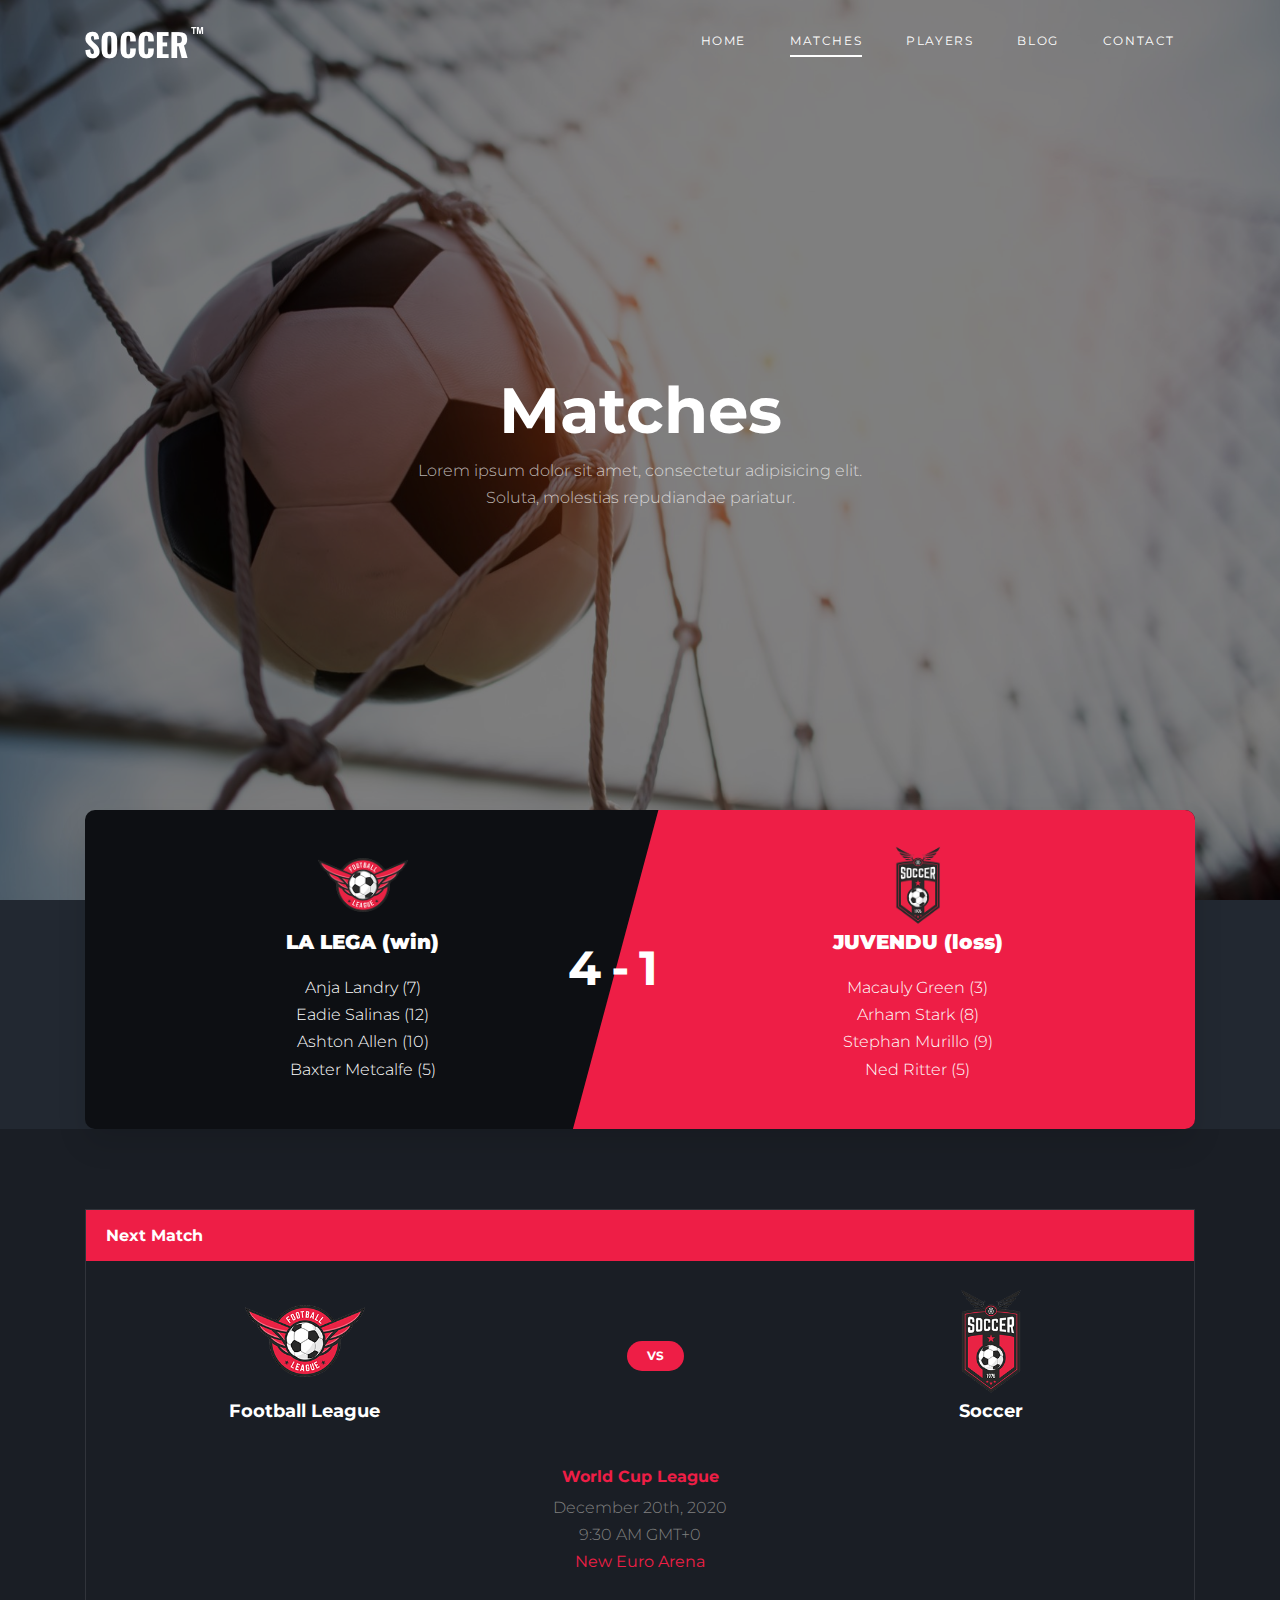
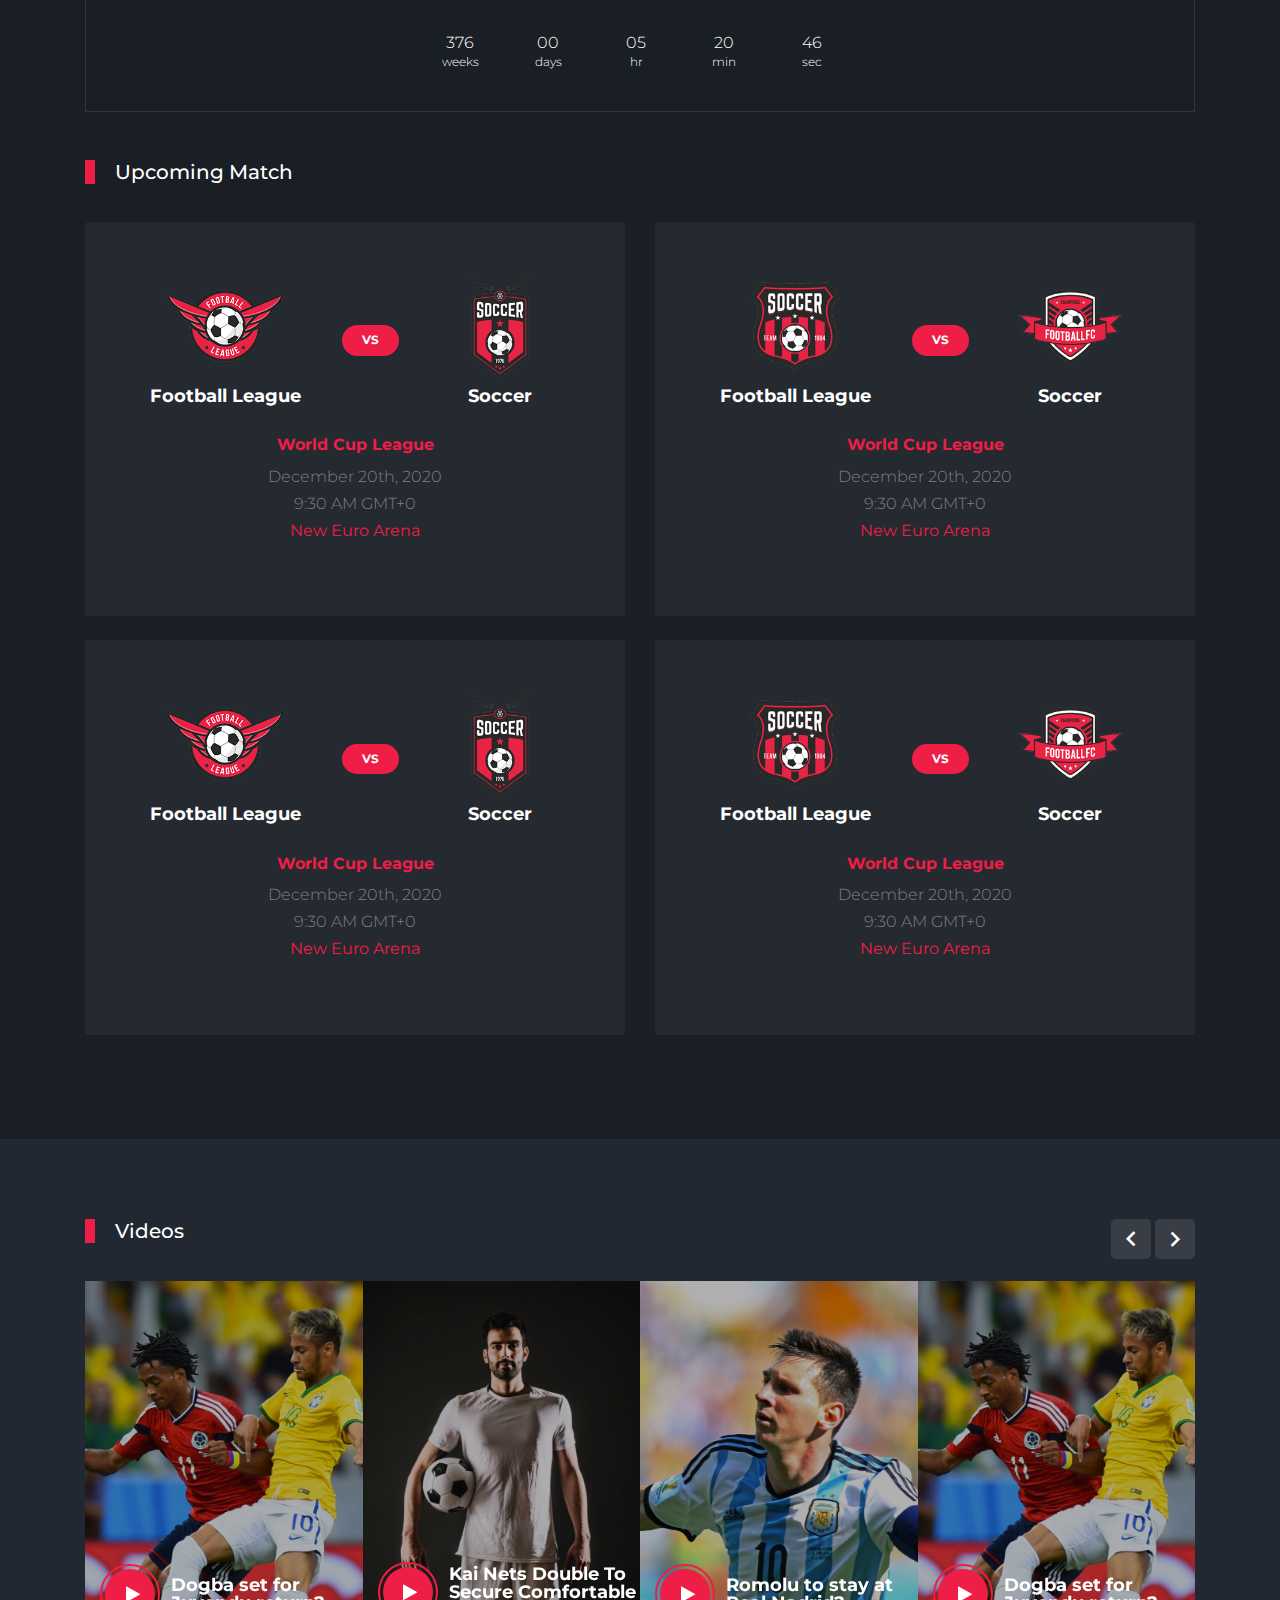
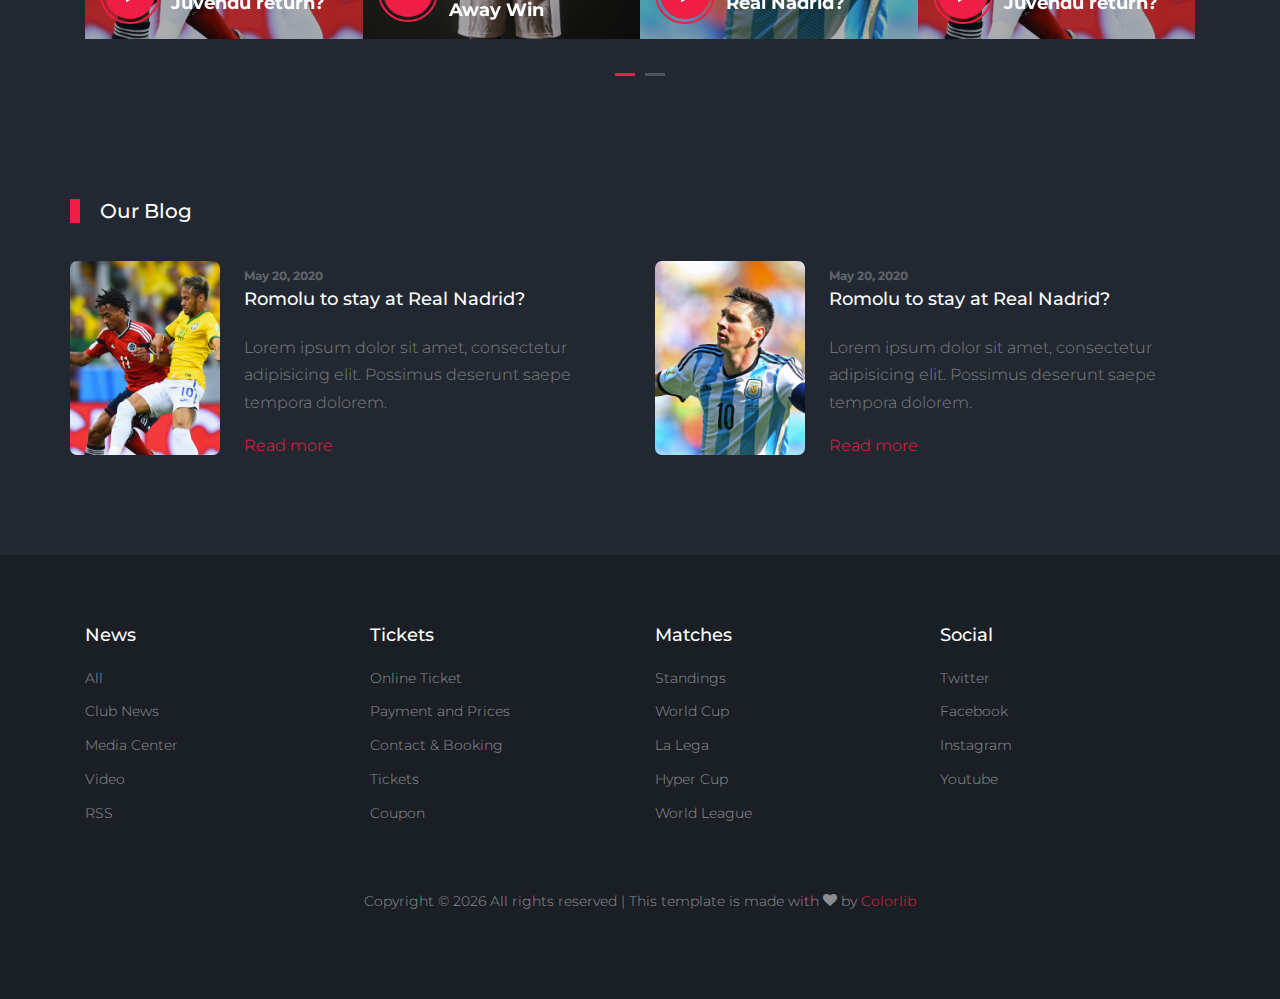
<file: matches.html>
<!DOCTYPE html>
<html lang="en">

<head>
  <title>Soccer &mdash; Website by Colorlib</title>
  <meta charset="utf-8">
  <meta name="viewport" content="width=device-width, initial-scale=1, shrink-to-fit=no">


  <link href="https://fonts.googleapis.com/css2?family=Montserrat:wght@400;700&display=swap" rel="stylesheet">

  <link rel="stylesheet" href="fonts/icomoon/style.css">

  <link rel="stylesheet" href="css/bootstrap/bootstrap.css">
  <link rel="stylesheet" href="css/jquery-ui.css">
  <link rel="stylesheet" href="css/owl.carousel.min.css">
  <link rel="stylesheet" href="css/owl.theme.default.min.css">
  <link rel="stylesheet" href="css/owl.theme.default.min.css">

  <link rel="stylesheet" href="css/jquery.fancybox.min.css">

  <link rel="stylesheet" href="css/bootstrap-datepicker.css">

  <link rel="stylesheet" href="fonts/flaticon/font/flaticon.css">

  <link rel="stylesheet" href="css/aos.css">

  <link rel="stylesheet" href="css/style.css">



</head>

<body>

  <div class="site-wrap">

    <div class="site-mobile-menu site-navbar-target">
      <div class="site-mobile-menu-header">
        <div class="site-mobile-menu-close">
          <span class="icon-close2 js-menu-toggle"></span>
        </div>
      </div>
      <div class="site-mobile-menu-body"></div>
    </div>


    <header class="site-navbar py-4" role="banner">

      <div class="container">
        <div class="d-flex align-items-center">
          <div class="site-logo">
            <a href="index.html">
              <img src="images/logo.png" alt="Logo">
            </a>
          </div>
          <div class="ml-auto">
            <nav class="site-navigation position-relative text-right" role="navigation">
              <ul class="site-menu main-menu js-clone-nav mr-auto d-none d-lg-block">
                <li><a href="index.html" class="nav-link">Home</a></li>
                <li class="active"><a href="matches.html" class="nav-link">Matches</a></li>
                <li><a href="players.html" class="nav-link">Players</a></li>
                <li><a href="blog.html" class="nav-link">Blog</a></li>
                <li><a href="contact.html" class="nav-link">Contact</a></li>
              </ul>
            </nav>

            <a href="#" class="d-inline-block d-lg-none site-menu-toggle js-menu-toggle text-black float-right text-white"><span
                class="icon-menu h3 text-white"></span></a>
          </div>
        </div>
      </div>

    </header>

    <div class="hero overlay" style="background-image: url('images/bg_3.jpg');">
      <div class="container">
        <div class="row align-items-center">
          <div class="col-lg-5 mx-auto text-center">
            <h1 class="text-white">Matches</h1>
            <p>Lorem ipsum dolor sit amet, consectetur adipisicing elit. Soluta, molestias repudiandae pariatur.</p>
          </div>
        </div>
      </div>
    </div>

    
    
    <div class="container">
      

      <div class="row">
        <div class="col-lg-12">
          
          <div class="d-flex team-vs">
            <span class="score">4-1</span>
            <div class="team-1 w-50">
              <div class="team-details w-100 text-center">
                <img src="images/logo_1.png" alt="Image" class="img-fluid">
                <h3>LA LEGA <span>(win)</span></h3>
                <ul class="list-unstyled">
                  <li>Anja Landry (7)</li>
                  <li>Eadie Salinas (12)</li>
                  <li>Ashton Allen (10)</li>
                  <li>Baxter Metcalfe (5)</li>
                </ul>
              </div>
            </div>
            <div class="team-2 w-50">
              <div class="team-details w-100 text-center">
                <img src="images/logo_2.png" alt="Image" class="img-fluid">
                <h3>JUVENDU <span>(loss)</span></h3>
                <ul class="list-unstyled">
                  <li>Macauly Green (3)</li>
                  <li>Arham Stark (8)</li>
                  <li>Stephan Murillo (9)</li>
                  <li>Ned Ritter (5)</li>
                </ul>
              </div>
            </div>
          </div>
        </div>
      </div>
    </div>
  

    
    <div class="site-section bg-dark">
      <div class="container">
        
        <div class="row mb-5">
          <div class="col-lg-12">
            <div class="widget-next-match">
              <div class="widget-title">
                <h3>Next Match</h3>
              </div>
              <div class="widget-body mb-3">
                <div class="widget-vs">
                  <div class="d-flex align-items-center justify-content-around justify-content-between w-100">
                    <div class="team-1 text-center">
                      <img src="images/logo_1.png" alt="Image">
                      <h3>Football League</h3>
                    </div>
                    <div>
                      <span class="vs"><span>VS</span></span>
                    </div>
                    <div class="team-2 text-center">
                      <img src="images/logo_2.png" alt="Image">
                      <h3>Soccer</h3>
                    </div>
                  </div>
                </div>
              </div>

              <div class="text-center widget-vs-contents mb-4">
                <h4>World Cup League</h4>
                <p class="mb-5">
                  <span class="d-block">December 20th, 2020</span>
                  <span class="d-block">9:30 AM GMT+0</span>
                  <strong class="text-primary">New Euro Arena</strong>
                </p>

                <div id="date-countdown2" class="pb-1"></div>
              </div>
            </div>
          </div>
        </div>

        <div class="row">
          <div class="col-12 title-section">
            <h2 class="heading">Upcoming Match</h2>
          </div>
          <div class="col-lg-6 mb-4">
            <div class="bg-light p-4 rounded">
              <div class="widget-body">
                  <div class="widget-vs">
                    <div class="d-flex align-items-center justify-content-around justify-content-between w-100">
                      <div class="team-1 text-center">
                        <img src="images/logo_1.png" alt="Image">
                        <h3>Football League</h3>
                      </div>
                      <div>
                        <span class="vs"><span>VS</span></span>
                      </div>
                      <div class="team-2 text-center">
                        <img src="images/logo_2.png" alt="Image">
                        <h3>Soccer</h3>
                      </div>
                    </div>
                  </div>
                </div>

                <div class="text-center widget-vs-contents mb-4">
                  <h4>World Cup League</h4>
                  <p class="mb-5">
                    <span class="d-block">December 20th, 2020</span>
                    <span class="d-block">9:30 AM GMT+0</span>
                    <strong class="text-primary">New Euro Arena</strong>
                  </p>

                </div>
              
            </div>
          </div>
          <div class="col-lg-6 mb-4">
            <div class="bg-light p-4 rounded">
              <div class="widget-body">
                  <div class="widget-vs">
                    <div class="d-flex align-items-center justify-content-around justify-content-between w-100">
                      <div class="team-1 text-center">
                        <img src="images/logo_3.png" alt="Image">
                        <h3>Football League</h3>
                      </div>
                      <div>
                        <span class="vs"><span>VS</span></span>
                      </div>
                      <div class="team-2 text-center">
                        <img src="images/logo_4.png" alt="Image">
                        <h3>Soccer</h3>
                      </div>
                    </div>
                  </div>
                </div>

                <div class="text-center widget-vs-contents mb-4">
                  <h4>World Cup League</h4>
                  <p class="mb-5">
                    <span class="d-block">December 20th, 2020</span>
                    <span class="d-block">9:30 AM GMT+0</span>
                    <strong class="text-primary">New Euro Arena</strong>
                  </p>

                </div>
              
            </div>
          </div>

          <div class="col-lg-6 mb-4">
            <div class="bg-light p-4 rounded">
              <div class="widget-body">
                  <div class="widget-vs">
                    <div class="d-flex align-items-center justify-content-around justify-content-between w-100">
                      <div class="team-1 text-center">
                        <img src="images/logo_1.png" alt="Image">
                        <h3>Football League</h3>
                      </div>
                      <div>
                        <span class="vs"><span>VS</span></span>
                      </div>
                      <div class="team-2 text-center">
                        <img src="images/logo_2.png" alt="Image">
                        <h3>Soccer</h3>
                      </div>
                    </div>
                  </div>
                </div>

                <div class="text-center widget-vs-contents mb-4">
                  <h4>World Cup League</h4>
                  <p class="mb-5">
                    <span class="d-block">December 20th, 2020</span>
                    <span class="d-block">9:30 AM GMT+0</span>
                    <strong class="text-primary">New Euro Arena</strong>
                  </p>

                </div>
              
            </div>
          </div>
          <div class="col-lg-6 mb-4">
            <div class="bg-light p-4 rounded">
              <div class="widget-body">
                  <div class="widget-vs">
                    <div class="d-flex align-items-center justify-content-around justify-content-between w-100">
                      <div class="team-1 text-center">
                        <img src="images/logo_3.png" alt="Image">
                        <h3>Football League</h3>
                      </div>
                      <div>
                        <span class="vs"><span>VS</span></span>
                      </div>
                      <div class="team-2 text-center">
                        <img src="images/logo_4.png" alt="Image">
                        <h3>Soccer</h3>
                      </div>
                    </div>
                  </div>
                </div>

                <div class="text-center widget-vs-contents mb-4">
                  <h4>World Cup League</h4>
                  <p class="mb-5">
                    <span class="d-block">December 20th, 2020</span>
                    <span class="d-block">9:30 AM GMT+0</span>
                    <strong class="text-primary">New Euro Arena</strong>
                  </p>

                </div>
              
            </div>
          </div>
          
        </div>
      </div>
    </div> <!-- .site-section -->

    <div class="site-section">
      <div class="container">
        <div class="row">
          <div class="col-6 title-section">
            <h2 class="heading">Videos</h2>
          </div>
          <div class="col-6 text-right">
            <div class="custom-nav">
            <a href="#" class="js-custom-prev-v2"><span class="icon-keyboard_arrow_left"></span></a>
            <span></span>
            <a href="#" class="js-custom-next-v2"><span class="icon-keyboard_arrow_right"></span></a>
            </div>
          </div>
        </div>


        <div class="owl-4-slider owl-carousel">
          <div class="item">
            <div class="video-media">
              <img src="images/img_1.jpg" alt="Image" class="img-fluid">
              <a href="https://vimeo.com/139714818" class="d-flex play-button align-items-center" data-fancybox>
                <span class="icon mr-3">
                  <span class="icon-play"></span>
                </span>
                <div class="caption">
                  <h3 class="m-0">Dogba set for Juvendu return?</h3>
                </div>
              </a>
            </div>
          </div>
          <div class="item">
            <div class="video-media">
              <img src="images/img_2.jpg" alt="Image" class="img-fluid">
              <a href="https://vimeo.com/139714818" class="d-flex play-button align-items-center" data-fancybox>
                <span class="icon mr-3">
                  <span class="icon-play"></span>
                </span>
                <div class="caption">
                  <h3 class="m-0">Kai Nets Double To Secure Comfortable Away Win</h3>
                </div>
              </a>
            </div>
          </div>
          <div class="item">
            <div class="video-media">
              <img src="images/img_3.jpg" alt="Image" class="img-fluid">
              <a href="https://vimeo.com/139714818" class="d-flex play-button align-items-center" data-fancybox>
                <span class="icon mr-3">
                  <span class="icon-play"></span>
                </span>
                <div class="caption">
                  <h3 class="m-0">Romolu to stay at Real Nadrid?</h3>
                </div>
              </a>
            </div>
          </div>

          <div class="item">
            <div class="video-media">
              <img src="images/img_1.jpg" alt="Image" class="img-fluid">
              <a href="https://vimeo.com/139714818" class="d-flex play-button align-items-center" data-fancybox>
                <span class="icon mr-3">
                  <span class="icon-play"></span>
                </span>
                <div class="caption">
                  <h3 class="m-0">Dogba set for Juvendu return?</h3>
                </div>
              </a>
            </div>
          </div>
          <div class="item">
            <div class="video-media">
              <img src="images/img_2.jpg" alt="Image" class="img-fluid">
              <a href="https://vimeo.com/139714818" class="d-flex play-button align-items-center" data-fancybox>
                <span class="icon mr-3">
                  <span class="icon-play"></span>
                </span>
                <div class="caption">
                  <h3 class="m-0">Kai Nets Double To Secure Comfortable Away Win</h3>
                </div>
              </a>
            </div>
          </div>
          <div class="item">
            <div class="video-media">
              <img src="images/img_3.jpg" alt="Image" class="img-fluid">
              <a href="https://vimeo.com/139714818" class="d-flex play-button align-items-center" data-fancybox>
                <span class="icon mr-3">
                  <span class="icon-play"></span>
                </span>
                <div class="caption">
                  <h3 class="m-0">Romolu to stay at Real Nadrid?</h3>
                </div>
              </a>
            </div>
          </div>

        </div>

      </div>
    </div>

    <div class="container site-section">
      <div class="row">
        <div class="col-6 title-section">
          <h2 class="heading">Our Blog</h2>
        </div>
      </div>
      <div class="row">
        <div class="col-lg-6">
          <div class="custom-media d-flex">
            <div class="img mr-4">
              <img src="images/img_1.jpg" alt="Image" class="img-fluid">
            </div>
            <div class="text">
              <span class="meta">May 20, 2020</span>
              <h3 class="mb-4"><a href="#">Romolu to stay at Real Nadrid?</a></h3>
              <p>Lorem ipsum dolor sit amet, consectetur adipisicing elit. Possimus deserunt saepe tempora dolorem.</p>
              <p><a href="#">Read more</a></p>
            </div>
          </div>
        </div>
        <div class="col-lg-6">
          <div class="custom-media d-flex">
            <div class="img mr-4">
              <img src="images/img_3.jpg" alt="Image" class="img-fluid">
            </div>
            <div class="text">
              <span class="meta">May 20, 2020</span>
              <h3 class="mb-4"><a href="#">Romolu to stay at Real Nadrid?</a></h3>
              <p>Lorem ipsum dolor sit amet, consectetur adipisicing elit. Possimus deserunt saepe tempora dolorem.</p>
              <p><a href="#">Read more</a></p>
            </div>
          </div>
        </div>
      </div>
    </div>



    <footer class="footer-section">
      <div class="container">
        <div class="row">
          <div class="col-lg-3">
            <div class="widget mb-3">
              <h3>News</h3>
              <ul class="list-unstyled links">
                <li><a href="#">All</a></li>
                <li><a href="#">Club News</a></li>
                <li><a href="#">Media Center</a></li>
                <li><a href="#">Video</a></li>
                <li><a href="#">RSS</a></li>
              </ul>
            </div>
          </div>
          <div class="col-lg-3">
            <div class="widget mb-3">
              <h3>Tickets</h3>
              <ul class="list-unstyled links">
                <li><a href="#">Online Ticket</a></li>
                <li><a href="#">Payment and Prices</a></li>
                <li><a href="#">Contact &amp; Booking</a></li>
                <li><a href="#">Tickets</a></li>
                <li><a href="#">Coupon</a></li>
              </ul>
            </div>
          </div>
          <div class="col-lg-3">
            <div class="widget mb-3">
              <h3>Matches</h3>
              <ul class="list-unstyled links">
                <li><a href="#">Standings</a></li>
                <li><a href="#">World Cup</a></li>
                <li><a href="#">La Lega</a></li>
                <li><a href="#">Hyper Cup</a></li>
                <li><a href="#">World League</a></li>
              </ul>
            </div>
          </div>

          <div class="col-lg-3">
            <div class="widget mb-3">
              <h3>Social</h3>
              <ul class="list-unstyled links">
                <li><a href="#">Twitter</a></li>
                <li><a href="#">Facebook</a></li>
                <li><a href="#">Instagram</a></li>
                <li><a href="#">Youtube</a></li>
              </ul>
            </div>
          </div>

        </div>

        <div class="row text-center">
          <div class="col-md-12">
            <div class=" pt-5">
              <p>
                <!-- Link back to Colorlib can't be removed. Template is licensed under CC BY 3.0. -->
                Copyright &copy;
                <script>
                  document.write(new Date().getFullYear());
                </script> All rights reserved | This template is made with <i class="icon-heart"
                  aria-hidden="true"></i> by <a href="https://colorlib.com" target="_blank">Colorlib</a>
                <!-- Link back to Colorlib can't be removed. Template is licensed under CC BY 3.0. -->
              </p>
            </div>
          </div>

        </div>
      </div>
    </footer>



  </div>
  <!-- .site-wrap -->

  <script src="js/jquery-3.3.1.min.js"></script>
  <script src="js/jquery-migrate-3.0.1.min.js"></script>
  <script src="js/jquery-ui.js"></script>
  <script src="js/popper.min.js"></script>
  <script src="js/bootstrap.min.js"></script>
  <script src="js/owl.carousel.min.js"></script>
  <script src="js/jquery.stellar.min.js"></script>
  <script src="js/jquery.countdown.min.js"></script>
  <script src="js/bootstrap-datepicker.min.js"></script>
  <script src="js/jquery.easing.1.3.js"></script>
  <script src="js/aos.js"></script>
  <script src="js/jquery.fancybox.min.js"></script>
  <script src="js/jquery.sticky.js"></script>
  <script src="js/jquery.mb.YTPlayer.min.js"></script>


  <script src="js/main.js"></script>

</body>

</html>
</file>
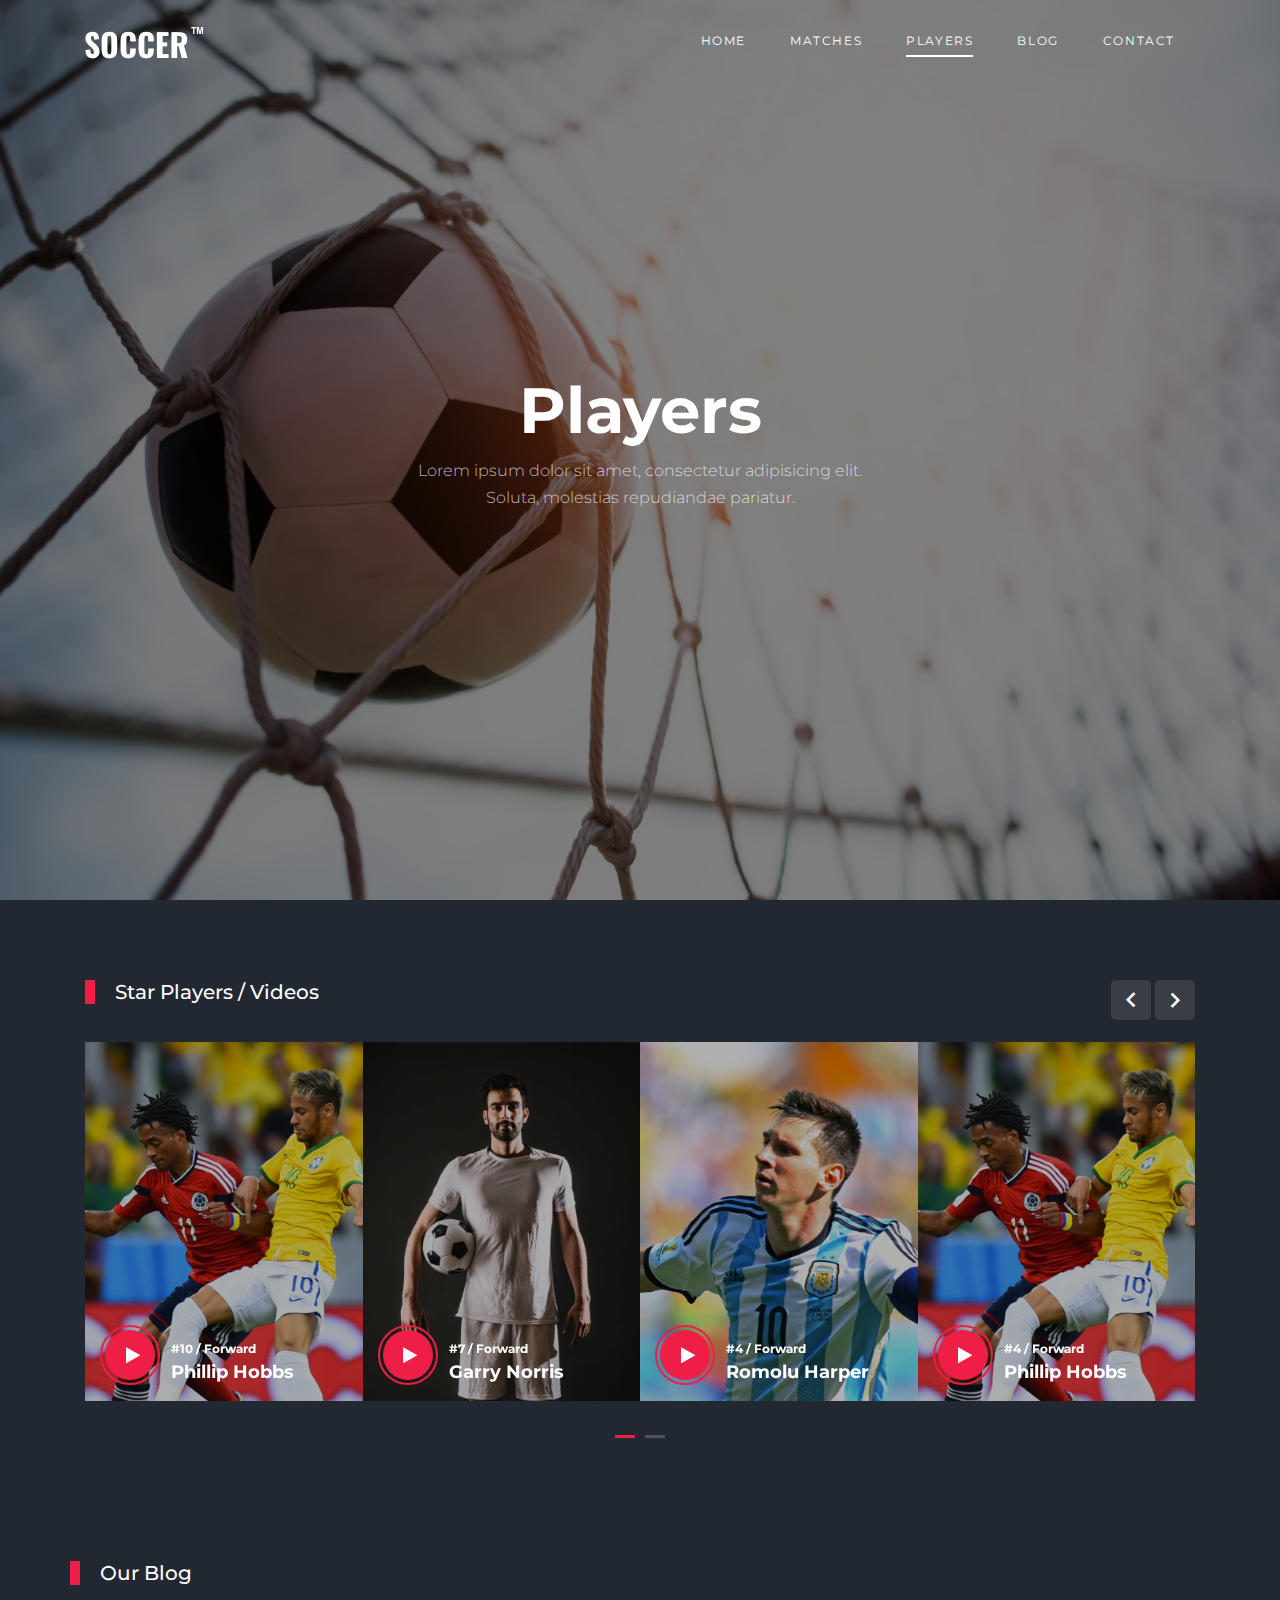
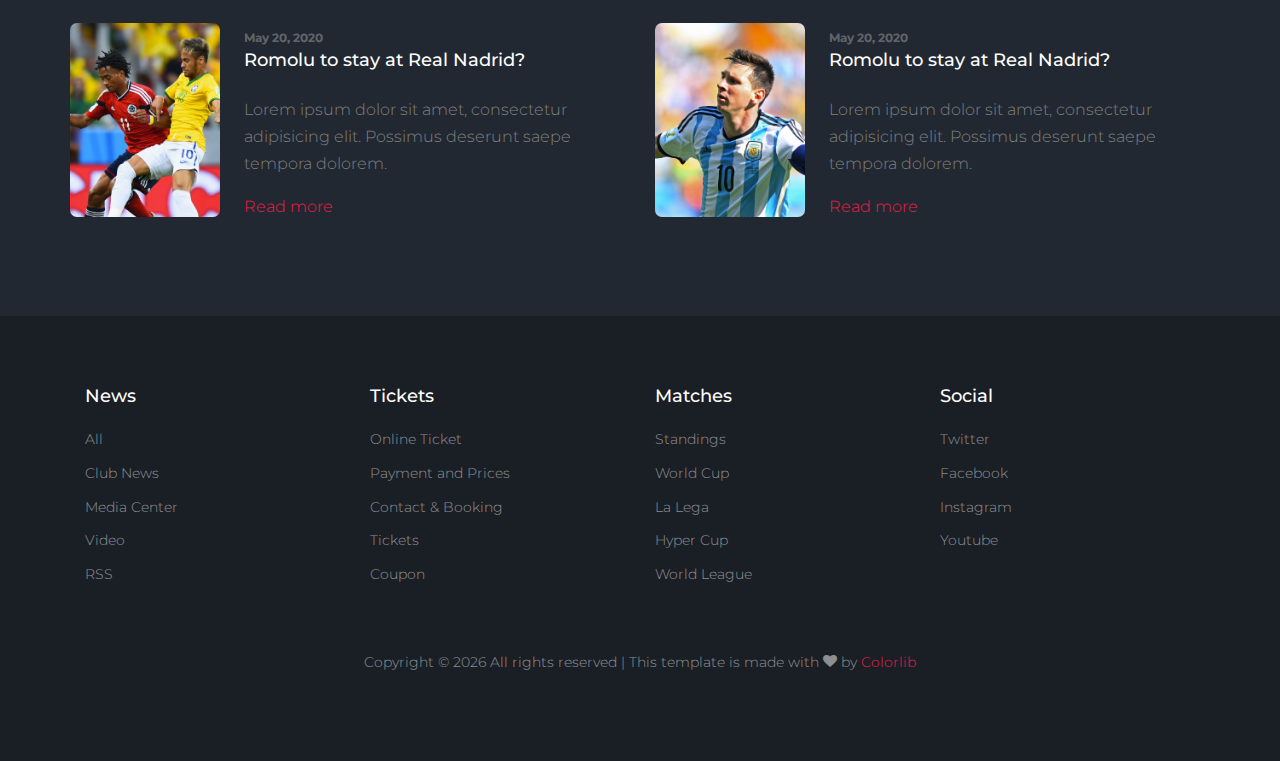
<file: players.html>
<!DOCTYPE html>
<html lang="en">

<head>
  <title>Soccer &mdash; Website by Colorlib</title>
  <meta charset="utf-8">
  <meta name="viewport" content="width=device-width, initial-scale=1, shrink-to-fit=no">


  <link href="https://fonts.googleapis.com/css2?family=Montserrat:wght@400;700&display=swap" rel="stylesheet">

  <link rel="stylesheet" href="fonts/icomoon/style.css">

  <link rel="stylesheet" href="css/bootstrap/bootstrap.css">
  <link rel="stylesheet" href="css/jquery-ui.css">
  <link rel="stylesheet" href="css/owl.carousel.min.css">
  <link rel="stylesheet" href="css/owl.theme.default.min.css">
  <link rel="stylesheet" href="css/owl.theme.default.min.css">

  <link rel="stylesheet" href="css/jquery.fancybox.min.css">

  <link rel="stylesheet" href="css/bootstrap-datepicker.css">

  <link rel="stylesheet" href="fonts/flaticon/font/flaticon.css">

  <link rel="stylesheet" href="css/aos.css">

  <link rel="stylesheet" href="css/style.css">



</head>

<body>

  <div class="site-wrap">

    <div class="site-mobile-menu site-navbar-target">
      <div class="site-mobile-menu-header">
        <div class="site-mobile-menu-close">
          <span class="icon-close2 js-menu-toggle"></span>
        </div>
      </div>
      <div class="site-mobile-menu-body"></div>
    </div>


    <header class="site-navbar py-4" role="banner">

      <div class="container">
        <div class="d-flex align-items-center">
          <div class="site-logo">
            <a href="index.html">
              <img src="images/logo.png" alt="Logo">
            </a>
          </div>
          <div class="ml-auto">
            <nav class="site-navigation position-relative text-right" role="navigation">
              <ul class="site-menu main-menu js-clone-nav mr-auto d-none d-lg-block">
                <li><a href="index.html" class="nav-link">Home</a></li>
                <li><a href="matches.html" class="nav-link">Matches</a></li>
                <li class="active"><a href="players.html" class="nav-link">Players</a></li>
                <li><a href="blog.html" class="nav-link">Blog</a></li>
                <li><a href="contact.html" class="nav-link">Contact</a></li>
              </ul>
            </nav>

            <a href="#" class="d-inline-block d-lg-none site-menu-toggle js-menu-toggle text-black float-right text-white"><span
                class="icon-menu h3 text-white"></span></a>
          </div>
        </div>
      </div>

    </header>

    <div class="hero overlay" style="background-image: url('images/bg_3.jpg');">
      <div class="container">
        <div class="row align-items-center">
          <div class="col-lg-5 mx-auto text-center">
            <h1 class="text-white">Players</h1>
            <p>Lorem ipsum dolor sit amet, consectetur adipisicing elit. Soluta, molestias repudiandae pariatur.</p>
          </div>
        </div>
      </div>
    </div>

    
    
    <div class="site-section">
      <div class="container">
        <div class="row">
          <div class="col-6 title-section">
            <h2 class="heading">Star Players / Videos</h2>
          </div>
          <div class="col-6 text-right">
            <div class="custom-nav">
            <a href="#" class="js-custom-prev-v2"><span class="icon-keyboard_arrow_left"></span></a>
            <span></span>
            <a href="#" class="js-custom-next-v2"><span class="icon-keyboard_arrow_right"></span></a>
            </div>
          </div>
        </div>


        <div class="owl-4-slider owl-carousel">
          <div class="item">
            <div class="video-media">
              <img src="images/img_1.jpg" alt="Image" class="img-fluid">
              <a href="https://vimeo.com/139714818" class="d-flex play-button align-items-center" data-fancybox>
                <span class="icon mr-3">
                  <span class="icon-play"></span>
                </span>
                <div class="caption">
                  <span class="meta">#10 / Forward</span>
                  <h3 class="m-0">Phillip Hobbs</h3>
                </div>
              </a>
            </div>
          </div>
          <div class="item">
            <div class="video-media">
              <img src="images/img_2.jpg" alt="Image" class="img-fluid">
              <a href="https://vimeo.com/139714818" class="d-flex play-button align-items-center" data-fancybox>
                <span class="icon mr-3">
                  <span class="icon-play"></span>
                </span>
                <div class="caption">
                  <span class="meta">#7 / Forward</span>
                  <h3 class="m-0">Garry Norris</h3>
                </div>
              </a>
            </div>
          </div>
          <div class="item">
            <div class="video-media">
              <img src="images/img_3.jpg" alt="Image" class="img-fluid">
              <a href="https://vimeo.com/139714818" class="d-flex play-button align-items-center" data-fancybox>
                <span class="icon mr-3">
                  <span class="icon-play"></span>
                </span>
                <div class="caption">
                  <span class="meta">#4 / Forward</span>
                  <h3 class="m-0">Romolu Harper</h3>
                </div>
              </a>
            </div>
          </div>

          <div class="item">
            <div class="video-media">
              <img src="images/img_1.jpg" alt="Image" class="img-fluid">
              <a href="https://vimeo.com/139714818" class="d-flex play-button align-items-center" data-fancybox>
                <span class="icon mr-3">
                  <span class="icon-play"></span>
                </span>
                <div class="caption">
                  <span class="meta">#4 / Forward</span>
                  <h3 class="m-0">Phillip Hobbs</h3>
                </div>
              </a>
            </div>
          </div>
          <div class="item">
            <div class="video-media">
              <img src="images/img_2.jpg" alt="Image" class="img-fluid">
              <a href="https://vimeo.com/139714818" class="d-flex play-button align-items-center" data-fancybox>
                <span class="icon mr-3">
                  <span class="icon-play"></span>
                </span>
                <div class="caption">
                  <span class="meta">#1 / GoalKeeper</span>
                  <h3 class="m-0">Garry Norris</h3>
                </div>
              </a>
            </div>
          </div>
          <div class="item">
            <div class="video-media">
              <img src="images/img_3.jpg" alt="Image" class="img-fluid">
              <a href="https://vimeo.com/139714818" class="d-flex play-button align-items-center" data-fancybox>
                <span class="icon mr-3">
                  <span class="icon-play"></span>
                </span>
                <div class="caption">
                  <span class="meta">#8 / Forward</span>
                  <h3 class="m-0">Romolu Harper</h3>
                </div>
              </a>
            </div>
          </div>
        </div>

      </div>
    </div>


    
    <div class="container site-section">
      <div class="row">
        <div class="col-6 title-section">
          <h2 class="heading">Our Blog</h2>
        </div>
      </div>
      <div class="row">
        <div class="col-lg-6">
          <div class="custom-media d-flex">
            <div class="img mr-4">
              <img src="images/img_1.jpg" alt="Image" class="img-fluid">
            </div>
            <div class="text">
              <span class="meta">May 20, 2020</span>
              <h3 class="mb-4"><a href="#">Romolu to stay at Real Nadrid?</a></h3>
              <p>Lorem ipsum dolor sit amet, consectetur adipisicing elit. Possimus deserunt saepe tempora dolorem.</p>
              <p><a href="#">Read more</a></p>
            </div>
          </div>
        </div>
        <div class="col-lg-6">
          <div class="custom-media d-flex">
            <div class="img mr-4">
              <img src="images/img_3.jpg" alt="Image" class="img-fluid">
            </div>
            <div class="text">
              <span class="meta">May 20, 2020</span>
              <h3 class="mb-4"><a href="#">Romolu to stay at Real Nadrid?</a></h3>
              <p>Lorem ipsum dolor sit amet, consectetur adipisicing elit. Possimus deserunt saepe tempora dolorem.</p>
              <p><a href="#">Read more</a></p>
            </div>
          </div>
        </div>
      </div>
    </div>



    <footer class="footer-section">
      <div class="container">
        <div class="row">
          <div class="col-lg-3">
            <div class="widget mb-3">
              <h3>News</h3>
              <ul class="list-unstyled links">
                <li><a href="#">All</a></li>
                <li><a href="#">Club News</a></li>
                <li><a href="#">Media Center</a></li>
                <li><a href="#">Video</a></li>
                <li><a href="#">RSS</a></li>
              </ul>
            </div>
          </div>
          <div class="col-lg-3">
            <div class="widget mb-3">
              <h3>Tickets</h3>
              <ul class="list-unstyled links">
                <li><a href="#">Online Ticket</a></li>
                <li><a href="#">Payment and Prices</a></li>
                <li><a href="#">Contact &amp; Booking</a></li>
                <li><a href="#">Tickets</a></li>
                <li><a href="#">Coupon</a></li>
              </ul>
            </div>
          </div>
          <div class="col-lg-3">
            <div class="widget mb-3">
              <h3>Matches</h3>
              <ul class="list-unstyled links">
                <li><a href="#">Standings</a></li>
                <li><a href="#">World Cup</a></li>
                <li><a href="#">La Lega</a></li>
                <li><a href="#">Hyper Cup</a></li>
                <li><a href="#">World League</a></li>
              </ul>
            </div>
          </div>

          <div class="col-lg-3">
            <div class="widget mb-3">
              <h3>Social</h3>
              <ul class="list-unstyled links">
                <li><a href="#">Twitter</a></li>
                <li><a href="#">Facebook</a></li>
                <li><a href="#">Instagram</a></li>
                <li><a href="#">Youtube</a></li>
              </ul>
            </div>
          </div>

        </div>

        <div class="row text-center">
          <div class="col-md-12">
            <div class=" pt-5">
              <p>
                <!-- Link back to Colorlib can't be removed. Template is licensed under CC BY 3.0. -->
                Copyright &copy;
                <script>
                  document.write(new Date().getFullYear());
                </script> All rights reserved | This template is made with <i class="icon-heart"
                  aria-hidden="true"></i> by <a href="https://colorlib.com" target="_blank">Colorlib</a>
                <!-- Link back to Colorlib can't be removed. Template is licensed under CC BY 3.0. -->
              </p>
            </div>
          </div>

        </div>
      </div>
    </footer>



  </div>
  <!-- .site-wrap -->

  <script src="js/jquery-3.3.1.min.js"></script>
  <script src="js/jquery-migrate-3.0.1.min.js"></script>
  <script src="js/jquery-ui.js"></script>
  <script src="js/popper.min.js"></script>
  <script src="js/bootstrap.min.js"></script>
  <script src="js/owl.carousel.min.js"></script>
  <script src="js/jquery.stellar.min.js"></script>
  <script src="js/jquery.countdown.min.js"></script>
  <script src="js/bootstrap-datepicker.min.js"></script>
  <script src="js/jquery.easing.1.3.js"></script>
  <script src="js/aos.js"></script>
  <script src="js/jquery.fancybox.min.js"></script>
  <script src="js/jquery.sticky.js"></script>
  <script src="js/jquery.mb.YTPlayer.min.js"></script>


  <script src="js/main.js"></script>

</body>

</html>
</file>
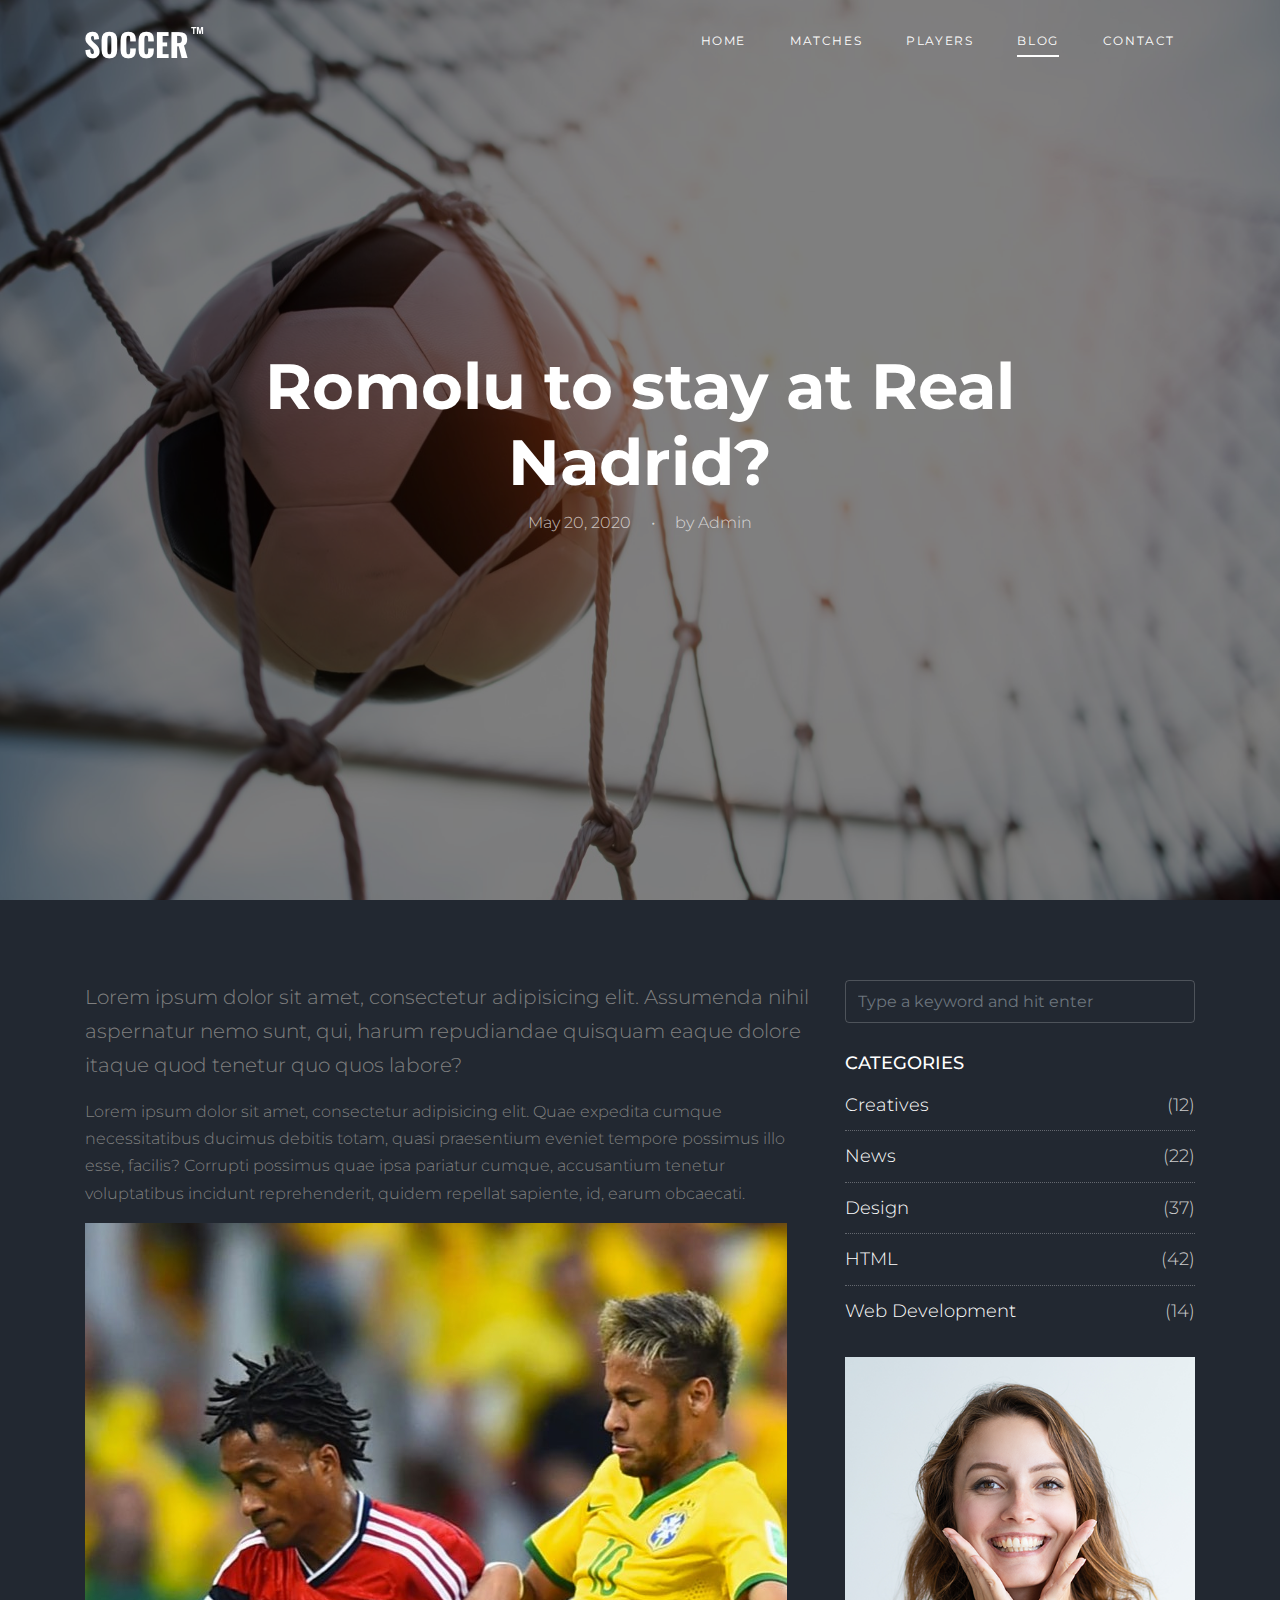
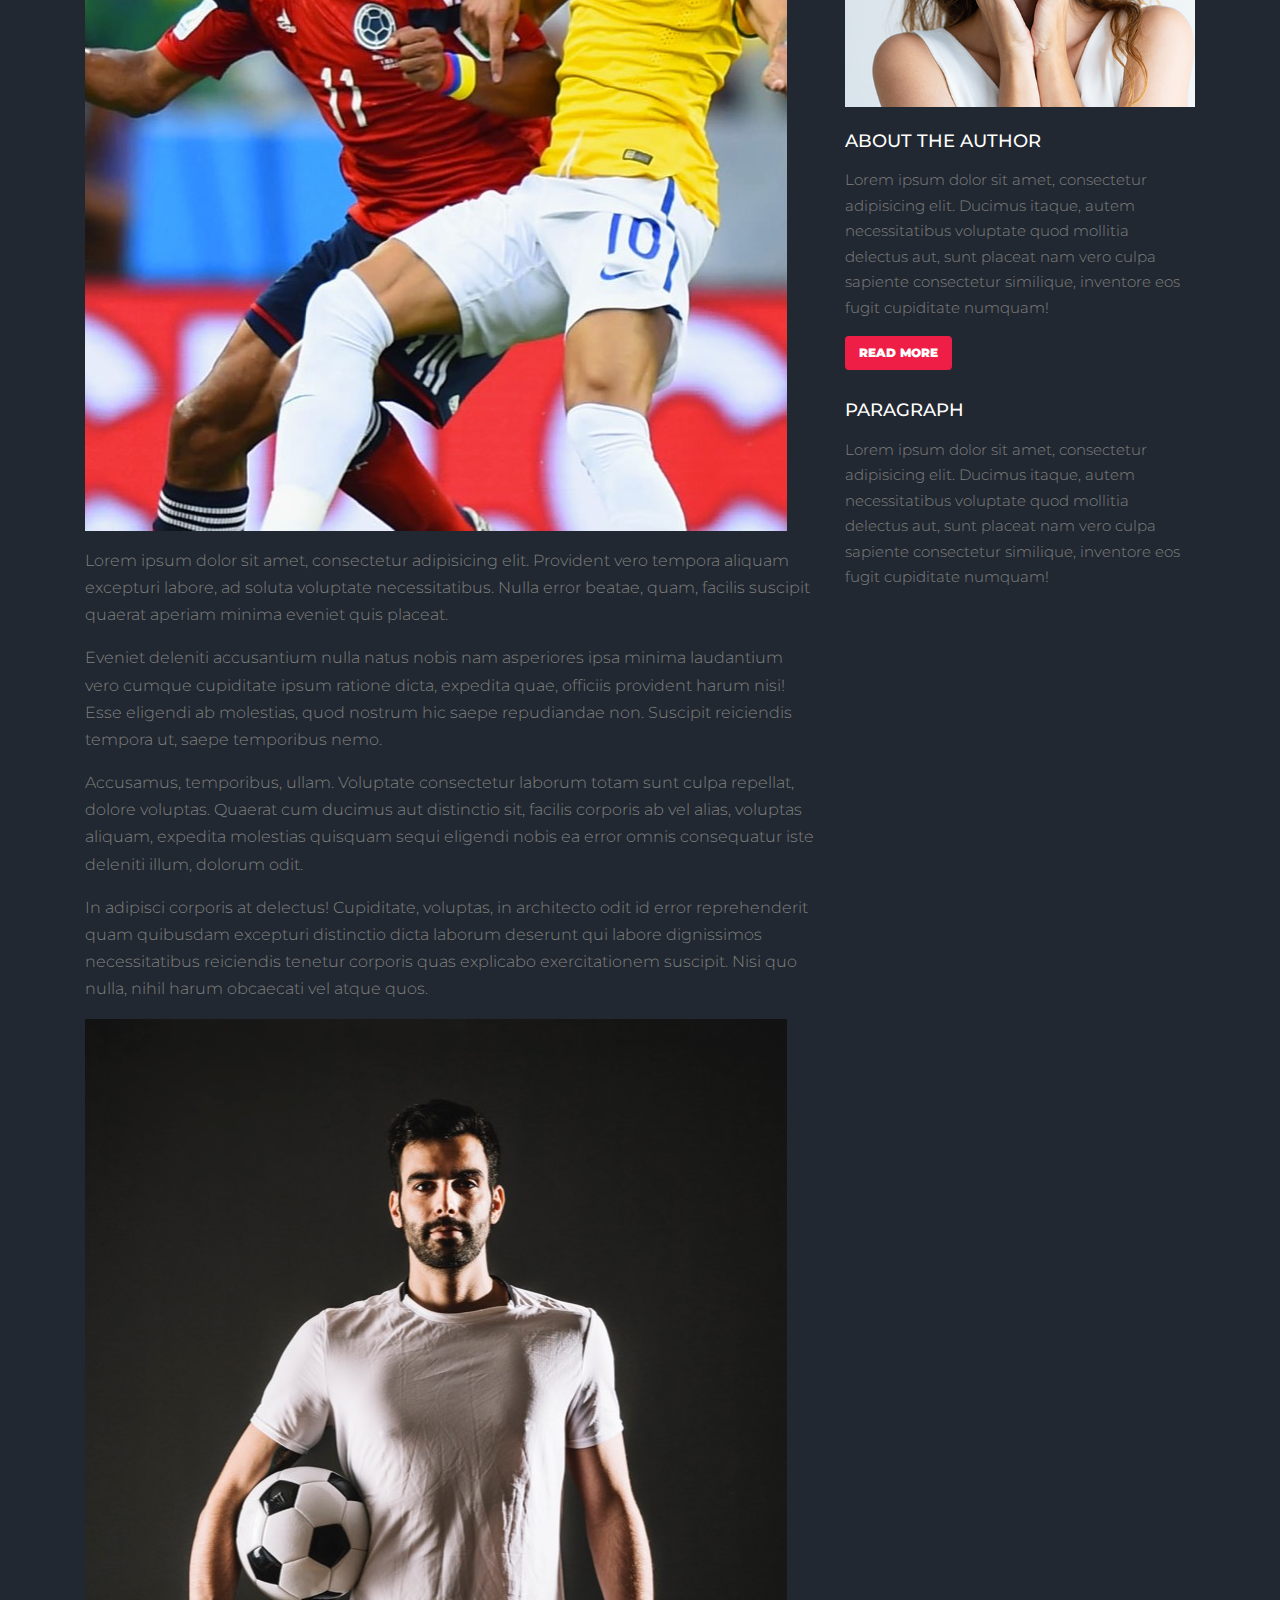
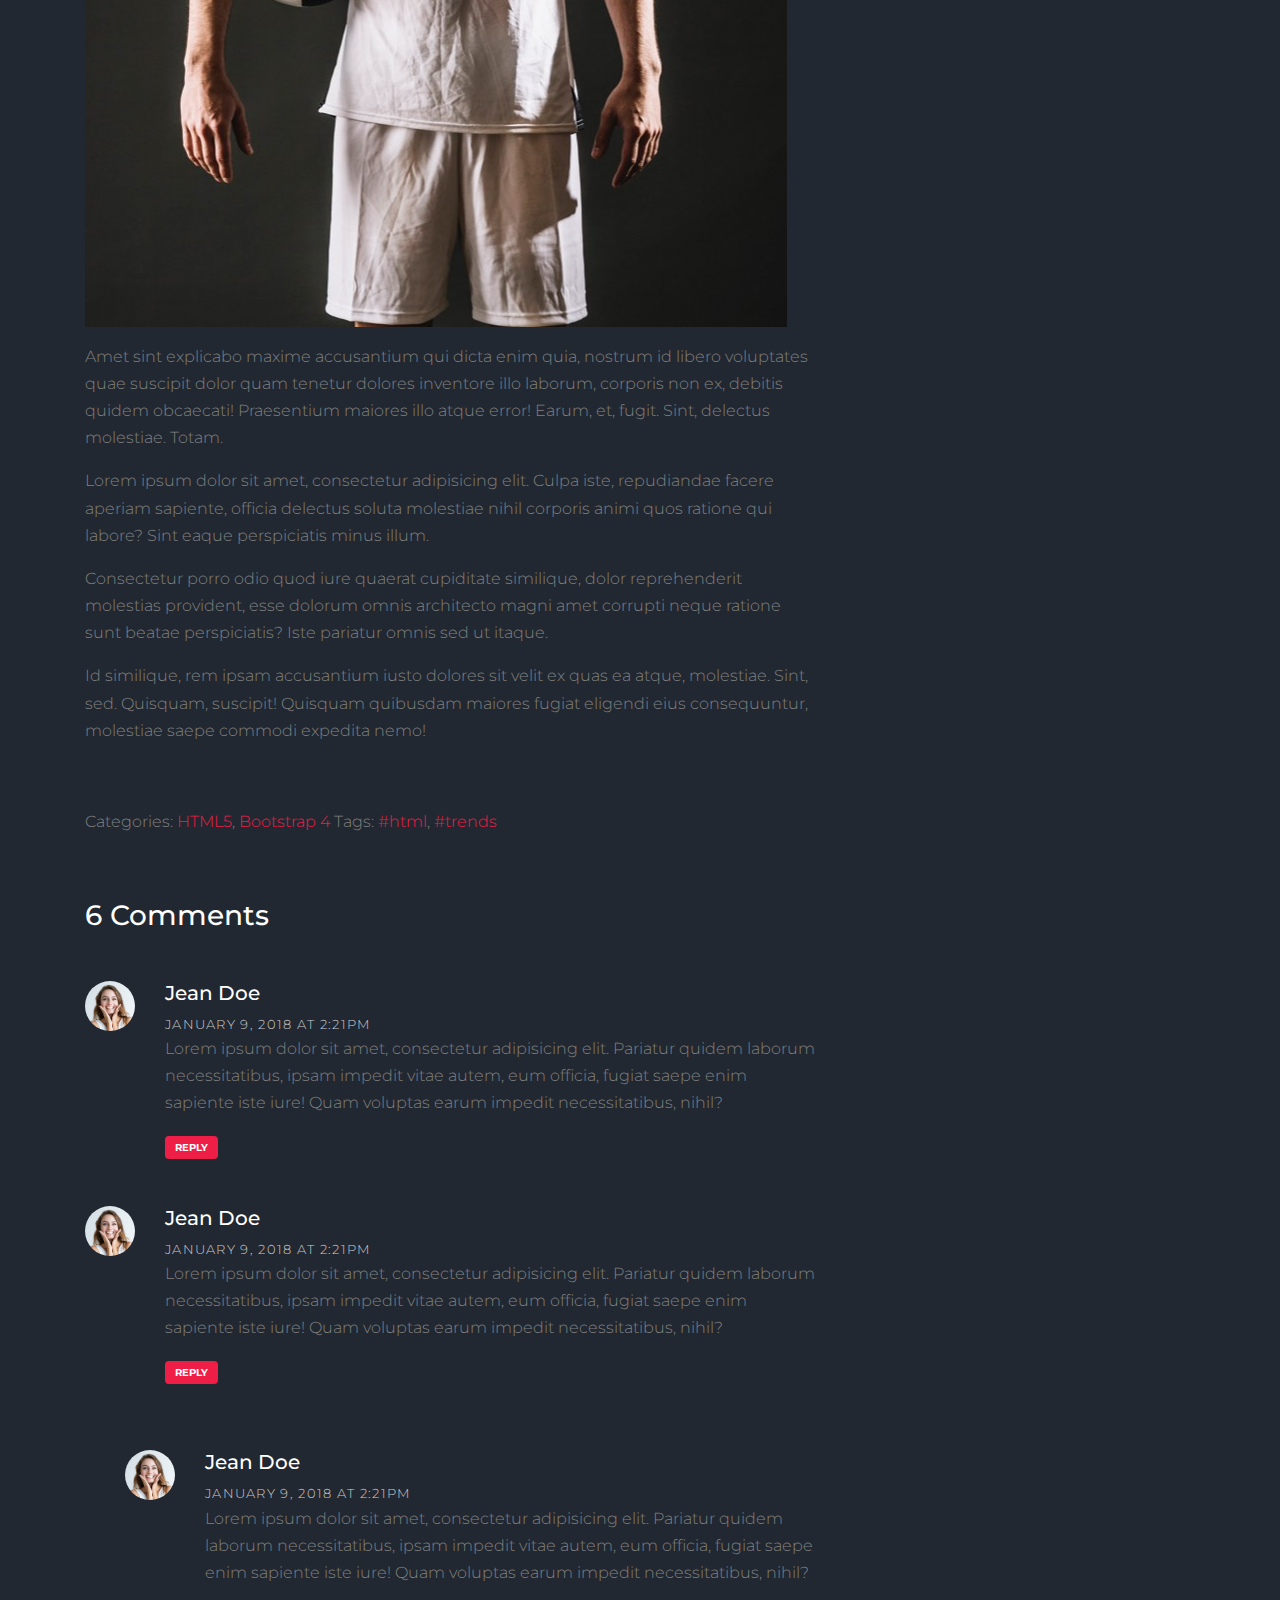
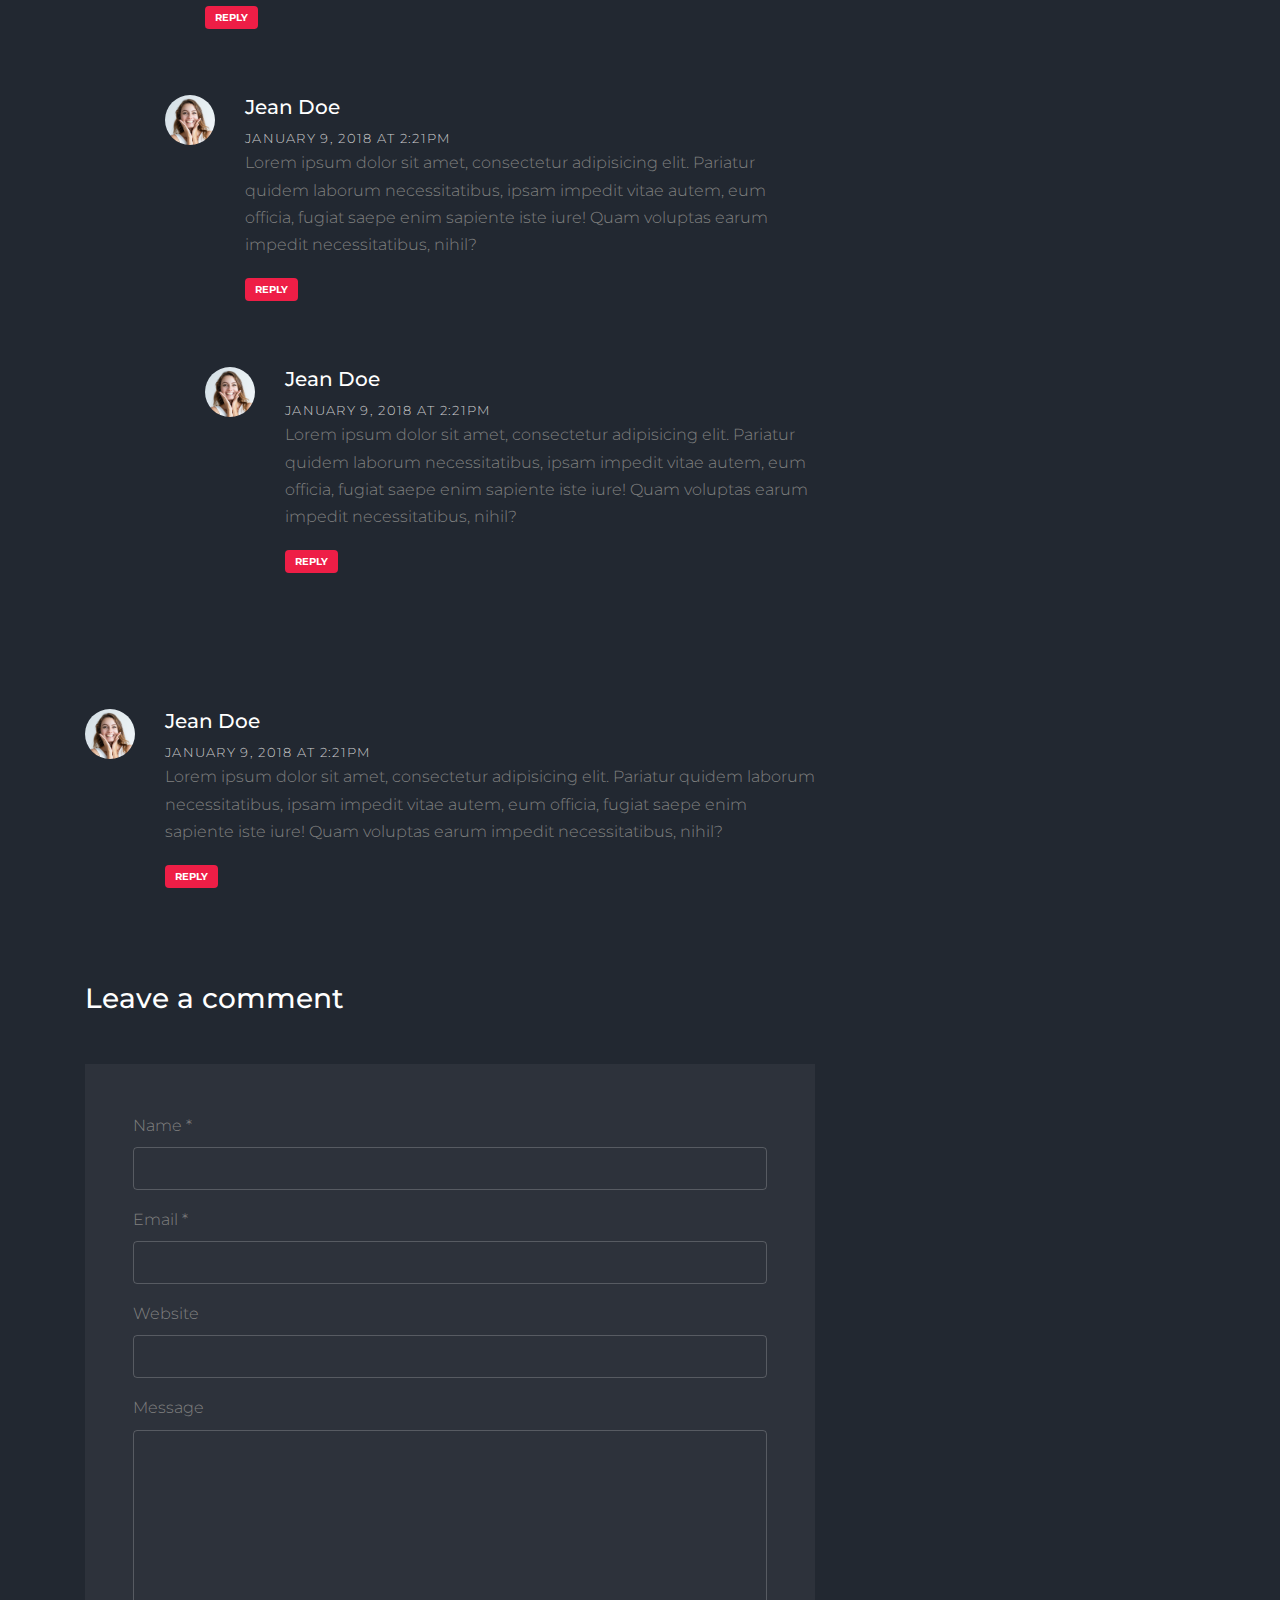
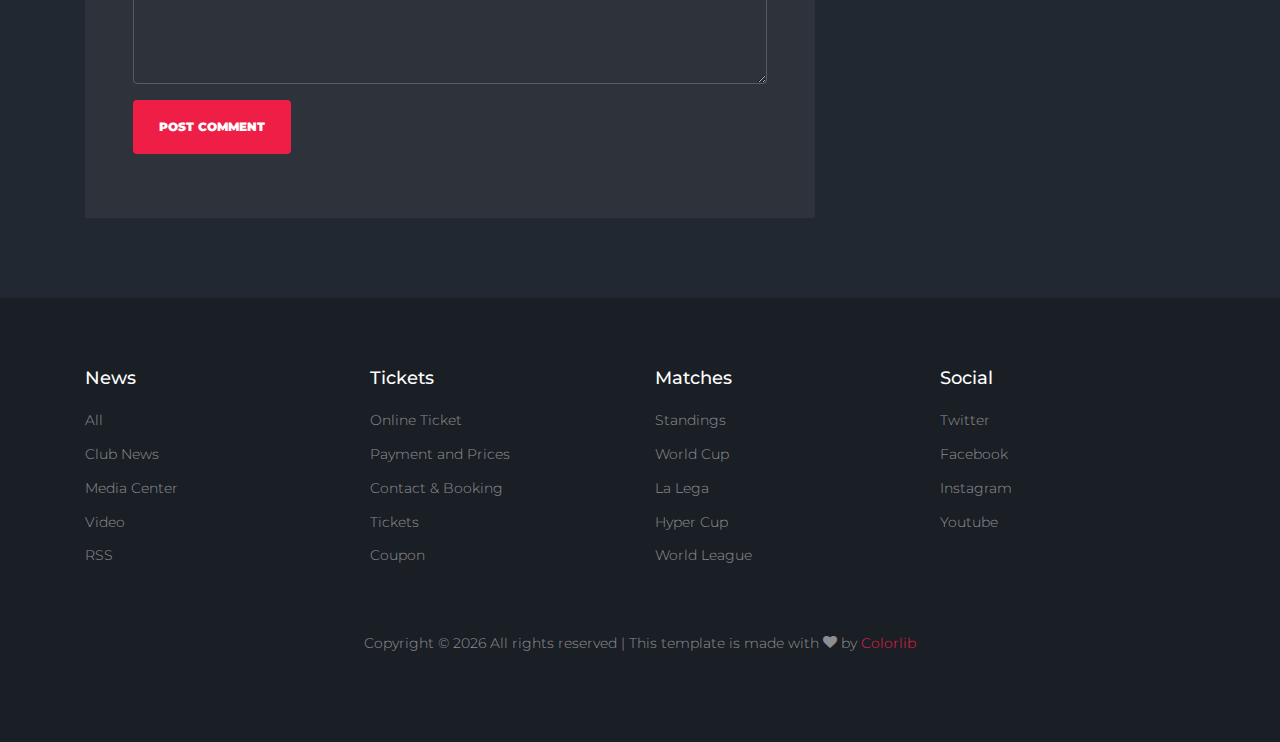
<file: single.html>
<!DOCTYPE html>
<html lang="en">

<head>
  <title>Soccer &mdash; Website by Colorlib</title>
  <meta charset="utf-8">
  <meta name="viewport" content="width=device-width, initial-scale=1, shrink-to-fit=no">


  <link href="https://fonts.googleapis.com/css2?family=Montserrat:wght@400;700&display=swap" rel="stylesheet">

  <link rel="stylesheet" href="fonts/icomoon/style.css">

  <link rel="stylesheet" href="css/bootstrap/bootstrap.css">
  <link rel="stylesheet" href="css/jquery-ui.css">
  <link rel="stylesheet" href="css/owl.carousel.min.css">
  <link rel="stylesheet" href="css/owl.theme.default.min.css">
  <link rel="stylesheet" href="css/owl.theme.default.min.css">

  <link rel="stylesheet" href="css/jquery.fancybox.min.css">

  <link rel="stylesheet" href="css/bootstrap-datepicker.css">

  <link rel="stylesheet" href="fonts/flaticon/font/flaticon.css">

  <link rel="stylesheet" href="css/aos.css">

  <link rel="stylesheet" href="css/style.css">



</head>

<body>

  <div class="site-wrap">

    <div class="site-mobile-menu site-navbar-target">
      <div class="site-mobile-menu-header">
        <div class="site-mobile-menu-close">
          <span class="icon-close2 js-menu-toggle"></span>
        </div>
      </div>
      <div class="site-mobile-menu-body"></div>
    </div>


    <header class="site-navbar py-4" role="banner">

      <div class="container">
        <div class="d-flex align-items-center">
          <div class="site-logo">
            <a href="index.html">
              <img src="images/logo.png" alt="Logo">
            </a>
          </div>
          <div class="ml-auto">
            <nav class="site-navigation position-relative text-right" role="navigation">
              <ul class="site-menu main-menu js-clone-nav mr-auto d-none d-lg-block">
                <li><a href="index.html" class="nav-link">Home</a></li>
                <li><a href="matches.html" class="nav-link">Matches</a></li>
                <li><a href="players.html" class="nav-link">Players</a></li>
                <li class="active"><a href="blog.html" class="nav-link">Blog</a></li>
                <li><a href="contact.html" class="nav-link">Contact</a></li>
              </ul>
            </nav>

            <a href="#" class="d-inline-block d-lg-none site-menu-toggle js-menu-toggle text-black float-right text-white"><span
                class="icon-menu h3 text-white"></span></a>
          </div>
        </div>
      </div>

    </header>

    <div class="hero overlay" style="background-image: url('images/bg_3.jpg');">
      <div class="container">
        <div class="row align-items-center">
          <div class="col-lg-9 mx-auto text-center">
            <h1 class="text-white">Romolu to stay at Real Nadrid?</h1>
            <p><span>May 20, 2020</span> <span class="mx-3">&bullet;</span> <span>by Admin</span></p>
          </div>
        </div>
      </div>
    </div>

    
    <div class="site-section first-section">
      <div class="container">
        <div class="row">
          <div class="col-md-8 blog-content">
            <p class="lead">Lorem ipsum dolor sit amet, consectetur adipisicing elit. Assumenda nihil aspernatur nemo sunt, qui, harum repudiandae quisquam eaque dolore itaque quod tenetur quo quos labore?</p>
            <p>Lorem ipsum dolor sit amet, consectetur adipisicing elit. Quae expedita cumque necessitatibus ducimus debitis totam, quasi praesentium eveniet tempore possimus illo esse, facilis? Corrupti possimus quae ipsa pariatur cumque, accusantium tenetur voluptatibus incidunt reprehenderit, quidem repellat sapiente, id, earum obcaecati.</p>
            <p><img src="images/img_1.jpg" alt="Image" class="img-fluid"></p>

            <blockquote><p>Lorem ipsum dolor sit amet, consectetur adipisicing elit. Provident vero tempora aliquam excepturi labore, ad soluta voluptate necessitatibus. Nulla error beatae, quam, facilis suscipit quaerat aperiam minima eveniet quis placeat.</p></blockquote>

            <p>Eveniet deleniti accusantium nulla natus nobis nam asperiores ipsa minima laudantium vero cumque cupiditate ipsum ratione dicta, expedita quae, officiis provident harum nisi! Esse eligendi ab molestias, quod nostrum hic saepe repudiandae non. Suscipit reiciendis tempora ut, saepe temporibus nemo.</p>
            <p>Accusamus, temporibus, ullam. Voluptate consectetur laborum totam sunt culpa repellat, dolore voluptas. Quaerat cum ducimus aut distinctio sit, facilis corporis ab vel alias, voluptas aliquam, expedita molestias quisquam sequi eligendi nobis ea error omnis consequatur iste deleniti illum, dolorum odit.</p>
            <p>In adipisci corporis at delectus! Cupiditate, voluptas, in architecto odit id error reprehenderit quam quibusdam excepturi distinctio dicta laborum deserunt qui labore dignissimos necessitatibus reiciendis tenetur corporis quas explicabo exercitationem suscipit. Nisi quo nulla, nihil harum obcaecati vel atque quos.</p>
            <p><img src="images/img_2.jpg" alt="Image" class="img-fluid"></p>
            <p>Amet sint explicabo maxime accusantium qui dicta enim quia, nostrum id libero voluptates quae suscipit dolor quam tenetur dolores inventore illo laborum, corporis non ex, debitis quidem obcaecati! Praesentium maiores illo atque error! Earum, et, fugit. Sint, delectus molestiae. Totam.</p>

            <p>Lorem ipsum dolor sit amet, consectetur adipisicing elit. Culpa iste, repudiandae facere aperiam sapiente, officia delectus soluta molestiae nihil corporis animi quos ratione qui labore? Sint eaque perspiciatis minus illum.</p>
            <p>Consectetur porro odio quod iure quaerat cupiditate similique, dolor reprehenderit molestias provident, esse dolorum omnis architecto magni amet corrupti neque ratione sunt beatae perspiciatis? Iste pariatur omnis sed ut itaque.</p>
            <p>Id similique, rem ipsam accusantium iusto dolores sit velit ex quas ea atque, molestiae. Sint, sed. Quisquam, suscipit! Quisquam quibusdam maiores fugiat eligendi eius consequuntur, molestiae saepe commodi expedita nemo!</p>
            <div class="pt-5">
              <p>Categories:  <a href="#">HTML5</a>, <a href="#">Bootstrap 4</a>  Tags: <a href="#">#html</a>, <a href="#">#trends</a></p>
            </div>


            <div class="pt-5">
              <h3 class="mb-5 text-white">6 Comments</h3>
              <ul class="comment-list">
                <li class="comment">
                  <div class="vcard bio">
                    <img src="images/person_1.jpg" alt="Image placeholder">
                  </div>
                  <div class="comment-body">
                    <h3>Jean Doe</h3>
                    <div class="meta">January 9, 2018 at 2:21pm</div>
                    <p>Lorem ipsum dolor sit amet, consectetur adipisicing elit. Pariatur quidem laborum necessitatibus, ipsam impedit vitae autem, eum officia, fugiat saepe enim sapiente iste iure! Quam voluptas earum impedit necessitatibus, nihil?</p>
                    <p><a href="#" class="reply">Reply</a></p>
                  </div>
                </li>

                <li class="comment">
                  <div class="vcard bio">
                    <img src="images/person_1.jpg" alt="Image placeholder">
                  </div>
                  <div class="comment-body">
                    <h3>Jean Doe</h3>
                    <div class="meta">January 9, 2018 at 2:21pm</div>
                    <p>Lorem ipsum dolor sit amet, consectetur adipisicing elit. Pariatur quidem laborum necessitatibus, ipsam impedit vitae autem, eum officia, fugiat saepe enim sapiente iste iure! Quam voluptas earum impedit necessitatibus, nihil?</p>
                    <p><a href="#" class="reply">Reply</a></p>
                  </div>

                  <ul class="children">
                    <li class="comment">
                      <div class="vcard bio">
                        <img src="images/person_1.jpg" alt="Image placeholder">
                      </div>
                      <div class="comment-body">
                        <h3>Jean Doe</h3>
                        <div class="meta">January 9, 2018 at 2:21pm</div>
                        <p>Lorem ipsum dolor sit amet, consectetur adipisicing elit. Pariatur quidem laborum necessitatibus, ipsam impedit vitae autem, eum officia, fugiat saepe enim sapiente iste iure! Quam voluptas earum impedit necessitatibus, nihil?</p>
                        <p><a href="#" class="reply">Reply</a></p>
                      </div>


                      <ul class="children">
                        <li class="comment">
                          <div class="vcard bio">
                            <img src="images/person_1.jpg" alt="Image placeholder">
                          </div>
                          <div class="comment-body">
                            <h3>Jean Doe</h3>
                            <div class="meta">January 9, 2018 at 2:21pm</div>
                            <p>Lorem ipsum dolor sit amet, consectetur adipisicing elit. Pariatur quidem laborum necessitatibus, ipsam impedit vitae autem, eum officia, fugiat saepe enim sapiente iste iure! Quam voluptas earum impedit necessitatibus, nihil?</p>
                            <p><a href="#" class="reply">Reply</a></p>
                          </div>

                            <ul class="children">
                              <li class="comment">
                                <div class="vcard bio">
                                  <img src="images/person_1.jpg" alt="Image placeholder">
                                </div>
                                <div class="comment-body">
                                  <h3>Jean Doe</h3>
                                  <div class="meta">January 9, 2018 at 2:21pm</div>
                                  <p>Lorem ipsum dolor sit amet, consectetur adipisicing elit. Pariatur quidem laborum necessitatibus, ipsam impedit vitae autem, eum officia, fugiat saepe enim sapiente iste iure! Quam voluptas earum impedit necessitatibus, nihil?</p>
                                  <p><a href="#" class="reply">Reply</a></p>
                                </div>
                              </li>
                            </ul>
                        </li>
                      </ul>
                    </li>
                  </ul>
                </li>

                <li class="comment">
                  <div class="vcard bio">
                    <img src="images/person_1.jpg" alt="Image placeholder">
                  </div>
                  <div class="comment-body">
                    <h3>Jean Doe</h3>
                    <div class="meta">January 9, 2018 at 2:21pm</div>
                    <p>Lorem ipsum dolor sit amet, consectetur adipisicing elit. Pariatur quidem laborum necessitatibus, ipsam impedit vitae autem, eum officia, fugiat saepe enim sapiente iste iure! Quam voluptas earum impedit necessitatibus, nihil?</p>
                    <p><a href="#" class="reply">Reply</a></p>
                  </div>
                </li>
              </ul>
              <!-- END comment-list -->
              
              <div class="comment-form-wrap pt-5">
                <h3 class="mb-5">Leave a comment</h3>
                <form action="#" class="p-5 bg-light">
                  <div class="form-group">
                    <label for="name">Name *</label>
                    <input type="text" class="form-control" id="name">
                  </div>
                  <div class="form-group">
                    <label for="email">Email *</label>
                    <input type="email" class="form-control" id="email">
                  </div>
                  <div class="form-group">
                    <label for="website">Website</label>
                    <input type="url" class="form-control" id="website">
                  </div>

                  <div class="form-group">
                    <label for="message">Message</label>
                    <textarea name="" id="message" cols="30" rows="10" class="form-control"></textarea>
                  </div>
                  <div class="form-group">
                    <input type="submit" value="Post Comment" class="btn btn-primary py-3 px-4 text-white">
                  </div>

                </form>
              </div>
            </div>

          </div>
          <div class="col-md-4 sidebar">
            <div class="sidebar-box">
              <form action="#" class="search-form">
                <div class="form-group">
                  <span class="icon fa fa-search"></span>
                  <input type="text" class="form-control" placeholder="Type a keyword and hit enter">
                </div>
              </form>
            </div>
            <div class="sidebar-box">
              <div class="categories">
                <h3 class="text-uppercase">Categories</h3>
                <li><a href="#">Creatives <span>(12)</span></a></li>
                <li><a href="#">News <span>(22)</span></a></li>
                <li><a href="#">Design <span>(37)</span></a></li>
                <li><a href="#">HTML <span>(42)</span></a></li>
                <li><a href="#">Web Development <span>(14)</span></a></li>
              </div>
            </div>
            <div class="sidebar-box">
              <img src="images/person_1.jpg" alt="Image placeholder" class="img-fluid mb-4">
              <h3 class="text-uppercase">About The Author</h3>
              <p>Lorem ipsum dolor sit amet, consectetur adipisicing elit. Ducimus itaque, autem necessitatibus voluptate quod mollitia delectus aut, sunt placeat nam vero culpa sapiente consectetur similique, inventore eos fugit cupiditate numquam!</p>
              <p><a href="#" class="btn btn-primary text-white">Read More</a></p>
            </div>

            <div class="sidebar-box">
              <h3 class="text-uppercase">Paragraph</h3>
              <p>Lorem ipsum dolor sit amet, consectetur adipisicing elit. Ducimus itaque, autem necessitatibus voluptate quod mollitia delectus aut, sunt placeat nam vero culpa sapiente consectetur similique, inventore eos fugit cupiditate numquam!</p>
            </div>
          </div>
        </div>
      </div>
    </div>


    <footer class="footer-section">
      <div class="container">
        <div class="row">
          <div class="col-lg-3">
            <div class="widget mb-3">
              <h3>News</h3>
              <ul class="list-unstyled links">
                <li><a href="#">All</a></li>
                <li><a href="#">Club News</a></li>
                <li><a href="#">Media Center</a></li>
                <li><a href="#">Video</a></li>
                <li><a href="#">RSS</a></li>
              </ul>
            </div>
          </div>
          <div class="col-lg-3">
            <div class="widget mb-3">
              <h3>Tickets</h3>
              <ul class="list-unstyled links">
                <li><a href="#">Online Ticket</a></li>
                <li><a href="#">Payment and Prices</a></li>
                <li><a href="#">Contact &amp; Booking</a></li>
                <li><a href="#">Tickets</a></li>
                <li><a href="#">Coupon</a></li>
              </ul>
            </div>
          </div>
          <div class="col-lg-3">
            <div class="widget mb-3">
              <h3>Matches</h3>
              <ul class="list-unstyled links">
                <li><a href="#">Standings</a></li>
                <li><a href="#">World Cup</a></li>
                <li><a href="#">La Lega</a></li>
                <li><a href="#">Hyper Cup</a></li>
                <li><a href="#">World League</a></li>
              </ul>
            </div>
          </div>

          <div class="col-lg-3">
            <div class="widget mb-3">
              <h3>Social</h3>
              <ul class="list-unstyled links">
                <li><a href="#">Twitter</a></li>
                <li><a href="#">Facebook</a></li>
                <li><a href="#">Instagram</a></li>
                <li><a href="#">Youtube</a></li>
              </ul>
            </div>
          </div>

        </div>

        <div class="row text-center">
          <div class="col-md-12">
            <div class=" pt-5">
              <p>
                <!-- Link back to Colorlib can't be removed. Template is licensed under CC BY 3.0. -->
                Copyright &copy;
                <script>
                  document.write(new Date().getFullYear());
                </script> All rights reserved | This template is made with <i class="icon-heart"
                  aria-hidden="true"></i> by <a href="https://colorlib.com" target="_blank">Colorlib</a>
                <!-- Link back to Colorlib can't be removed. Template is licensed under CC BY 3.0. -->
              </p>
            </div>
          </div>

        </div>
      </div>
    </footer>



  </div>
  <!-- .site-wrap -->

  <script src="js/jquery-3.3.1.min.js"></script>
  <script src="js/jquery-migrate-3.0.1.min.js"></script>
  <script src="js/jquery-ui.js"></script>
  <script src="js/popper.min.js"></script>
  <script src="js/bootstrap.min.js"></script>
  <script src="js/owl.carousel.min.js"></script>
  <script src="js/jquery.stellar.min.js"></script>
  <script src="js/jquery.countdown.min.js"></script>
  <script src="js/bootstrap-datepicker.min.js"></script>
  <script src="js/jquery.easing.1.3.js"></script>
  <script src="js/aos.js"></script>
  <script src="js/jquery.fancybox.min.js"></script>
  <script src="js/jquery.sticky.js"></script>
  <script src="js/jquery.mb.YTPlayer.min.js"></script>


  <script src="js/main.js"></script>

</body>

</html>
</file>
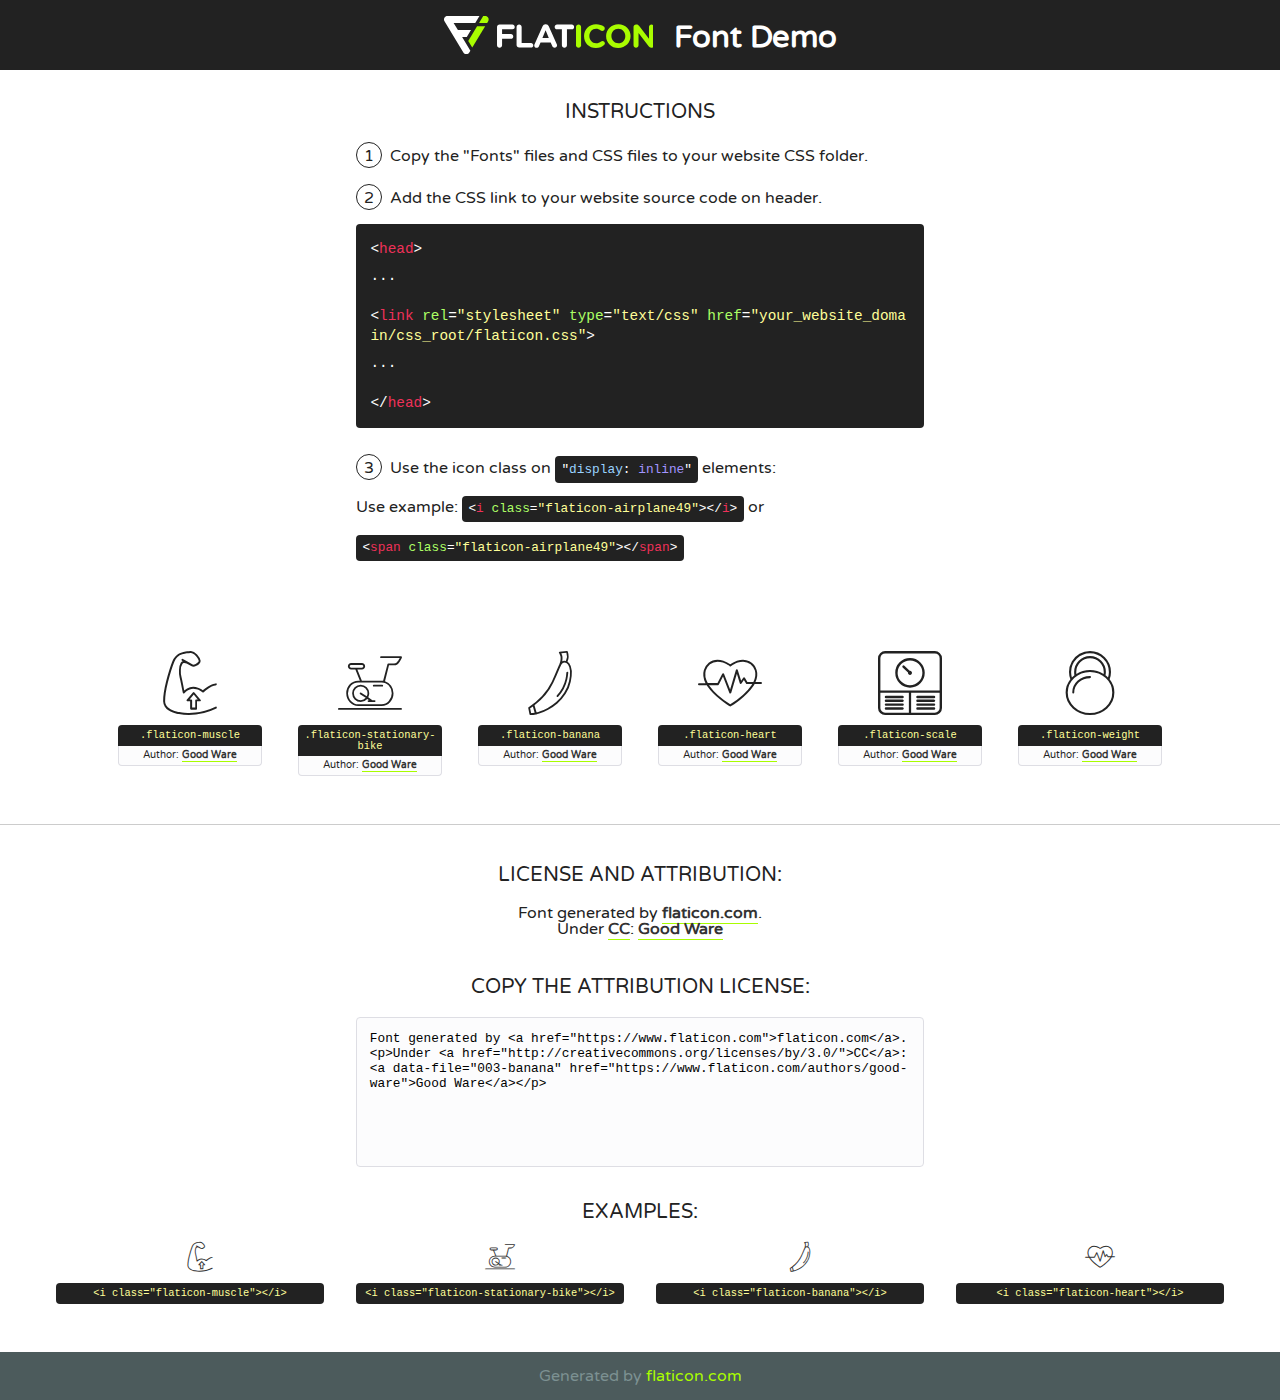
<file: fonts/flaticon/font/flaticon.html>
<!DOCTYPE html>
<!--
  Flaticon icon font: Flaticon
  Creation date: 03/06/2019 10:47
-->
<html>
<!DOCTYPE html>
<html>

<head>
    <title>Flaticon WebFont</title>
    <link href="http://fonts.googleapis.com/css?family=Varela+Round" rel="stylesheet" type="text/css" />
    <link rel="stylesheet" type="text/css" href="flaticon.css">
    <meta charset="UTF-8">
    <style>
    html, body, div, span, applet, object, iframe,
    h1, h2, h3, h4, h5, h6, p, blockquote, pre,
    a, abbr, acronym, address, big, cite, code,
    del, dfn, em, img, ins, kbd, q, s, samp,
    small, strike, strong, sub, sup, tt, var,
    b, u, i, center,
    dl, dt, dd, ol, ul, li,
    fieldset, form, label, legend,
    table, caption, tbody, tfoot, thead, tr, th, td,
    article, aside, canvas, details, embed, 
    figure, figcaption, footer, header, hgroup, 
    menu, nav, output, ruby, section, summary,
    time, mark, audio, video {
        margin: 0;
        padding: 0;
        border: 0;
        font-size: 100%;
        font: inherit;
        vertical-align: baseline;
    }
    /* HTML5 display-role reset for older browsers */
    article, aside, details, figcaption, figure, 
    footer, header, hgroup, menu, nav, section {
        display: block;
    }
    body {
        line-height: 1;
    }
    ol, ul {
        list-style: none;
    }
    blockquote, q {
        quotes: none;
    }
    blockquote:before, blockquote:after,
    q:before, q:after {
        content: '';
        content: none;
    }
    table {
        border-collapse: collapse;
        border-spacing: 0;
    }
    body {
        font-family: 'Varela Round', Helvetica, Arial, sans-serif;
        font-size: 16px;
        color: #222;
    }
    a {
        color: #333;
        border-bottom: 1px solid #a9fd00;
        font-weight: bold;
        text-decoration: none;
    }
    * {
        -moz-box-sizing: border-box;
        -webkit-box-sizing: border-box;
        box-sizing: border-box;
        margin: 0;
        padding: 0;
    }
    [class^="flaticon-"]:before, [class*=" flaticon-"]:before, [class^="flaticon-"]:after, [class*=" flaticon-"]:after {
        font-family: Flaticon;
        font-size: 30px;
        font-style: normal;
        margin-left: 20px;
        color: #333;
    }
    .wrapper {
        max-width: 600px;
        margin: auto;
        padding: 0 1em;
    }
    .title {
        font-size: 1.25em;
        text-align: center;
        margin-bottom: 1em;
        text-transform: uppercase;
    }
    header {
        text-align: center;
        background-color: #222;
        color: #fff;
        padding: 1em;
    }
    header .logo {
        width: 210px;
        height: 38px;
        display: inline-block;
        vertical-align: middle;
        margin-right: 1em;
        border: none;
    }
    header strong {
        font-size: 1.95em;
        font-weight: bold;
        vertical-align: middle;
        margin-top: 5px;
        display: inline-block;
    }
    .demo {
        margin: 2em auto;
        line-height: 1.25em;
    }
    .demo ul li {
        margin-bottom: 1em;
    }
    .demo ul li .num {
        color: #222;
        border-radius: 20px;
        display: inline-block;
        width: 26px;
        padding: 3px;
        height: 26px;
        text-align: center;
        margin-right: 0.5em;
        border: 1px solid #222;
    }
    .demo ul li code {
        background-color: #222;
        border-radius: 4px;
        padding: 0.25em 0.5em;
        display: inline-block;
        color: #fff;
        font-family: Consolas,Monaco,Lucida Console,Liberation Mono,DejaVu Sans Mono,Bitstream Vera Sans Mono,Courier New, monospace;
        font-weight: lighter;
        margin-top: 1em;
        font-size: 0.8em;
        word-break: break-all;
    }
    .demo ul li code.big {
        padding: 1em;
        font-size: 0.9em;
    }
    .demo ul li code .red {
        color: #EF3159;
    }
    .demo ul li code .green {
        color: #ACFF65;
    }
    .demo ul li code .yellow {
        color: #FFFF99;
    }
    .demo ul li code .blue {
        color: #99D3FF;
    }
    .demo ul li code .purple {
        color: #A295FF;
    }
    .demo ul li code .dots {
        margin-top: 0.5em;
        display: block;
    }
    #glyphs {
        border-bottom: 1px solid #ccc;
        padding: 2em 0;
        text-align: center;
    }
    .glyph {
        display: inline-block;
        width: 9em;
        margin: 1em;
        text-align: center;
        vertical-align: top;
        background: #FFF;
    }
    .glyph .glyph-icon {
        padding: 10px;
        display: block;
        font-family:"Flaticon";
        font-size: 64px;
        line-height: 1;
    }
    .glyph .glyph-icon:before {
        font-size: 64px;
        color: #222;
        margin-left: 0;
    }
    .class-name {
        font-size: 0.65em;
        background-color: #222;
        color: #fff;
        border-radius: 4px 4px 0 0;
        padding: 0.5em;
        color: #FFFF99;
        font-family: Consolas,Monaco,Lucida Console,Liberation Mono,DejaVu Sans Mono,Bitstream Vera Sans Mono,Courier New, monospace;
    }
    .author-name {
        font-size: 0.6em;
        background-color: #fcfcfd;
        border: 1px solid #DEDEE4;
        border-top: 0;
        border-radius: 0 0 4px 4px;
        padding: 0.5em;
    }
    .class-name:last-child {
        font-size: 10px;
        color:#888;
    }
    .class-name:last-child a {
        font-size: 10px;
        color:#555;
    }
    .class-name:last-child a:hover {
        color:#a9fd00;
    }
    .glyph > input {
        display: block;
        width: 100px;
        margin: 5px auto;
        text-align: center;
        font-size: 12px;
        cursor: text;
    }
    .glyph > input.icon-input {
        font-family:"Flaticon";
        font-size: 16px;
        margin-bottom: 10px;
    }
    .attribution .title {
        margin-top: 2em;
    }
    .attribution textarea {
        background-color: #fcfcfd;
        padding: 1em;
        border: none;
        box-shadow: none;
        border: 1px solid #DEDEE4;
        border-radius: 4px;
        resize: none;
        width: 100%;
        height: 150px;
        font-size: 0.8em;
        font-family: Consolas,Monaco,Lucida Console,Liberation Mono,DejaVu Sans Mono,Bitstream Vera Sans Mono,Courier New, monospace;
        -webkit-appearance: none;
    }
    .iconsuse {
        margin: 2em auto;
        text-align: center;
        max-width: 1200px;
    }
    .iconsuse:after {
        content: '';
        display: table;
        clear: both;
    }
    .iconsuse .image {
        float: left;
        width: 25%;
        padding: 0 1em;
    }
    .iconsuse .image p {
        margin-bottom: 1em;
    }
    .iconsuse .image span {
        display: block;
        font-size: 0.65em;
        background-color: #222;
        color: #fff;
        border-radius: 4px;
        padding: 0.5em;
        color: #FFFF99;
        margin-top: 1em;
        font-family: Consolas,Monaco,Lucida Console,Liberation Mono,DejaVu Sans Mono,Bitstream Vera Sans Mono,Courier New, monospace;
    }
    #footer {
        text-align: center;
        background-color: #4C5B5C;
        color: #7c9192;
        padding: 1em;
    }
    #footer a {
        border: none;
        color: #a9fd00;
        font-weight: normal;
    }
    @media (max-width: 960px) {
        .iconsuse .image {
            width: 50%;
        }
    }
    @media (max-width: 560px) {
        .iconsuse .image {
            width: 100%;
        }
    }
    </style>
</head>

<body class="characters-off">

    <header>
        <a href="https://www.flaticon.com" target="_blank" class="logo">
            <svg version="1.1" xmlns="http://www.w3.org/2000/svg" xmlns:xlink="http://www.w3.org/1999/xlink" xmlns:a="http://ns.adobe.com/AdobeSVGViewerExtensions/3.0/" viewBox="0 0 560.875 102.036" enable-background="new 0 0 560.875 102.036" xml:space="preserve">
                <defs>
                </defs>
                <g>
                    <g class="letters">
                        <path fill="#ffffff" d="M141.596,29.675c0-3.777,2.985-6.767,6.764-6.767h34.438c3.426,0,6.15,2.728,6.15,6.15
                        c0,3.43-2.724,6.149-6.15,6.149h-27.674v13.091h23.719c3.429,0,6.151,2.724,6.151,6.15c0,3.43-2.723,6.149-6.151,6.149h-23.719
                        v17.574c0,3.773-2.986,6.761-6.764,6.761c-3.779,0-6.764-2.989-6.764-6.761V29.675z"></path>
                        <path fill="#ffffff" d="M193.844,29.149c0-3.781,2.985-6.767,6.764-6.767c3.776,0,6.763,2.985,6.763,6.767v42.957h25.039
                        c3.426,0,6.149,2.726,6.149,6.153c0,3.425-2.723,6.15-6.149,6.15h-31.802c-3.779,0-6.764-2.986-6.764-6.768V29.149z"></path>
                        <path fill="#ffffff" d="M241.891,75.71l21.438-48.407c1.492-3.341,4.215-5.357,7.906-5.357h0.792
                        c3.686,0,6.323,2.017,7.815,5.357l21.439,48.407c0.436,0.967,0.701,1.845,0.701,2.723c0,3.602-2.809,6.501-6.414,6.501
                        c-3.161,0-5.269-1.845-6.499-4.655l-4.132-9.661h-27.059l-4.301,10.102c-1.144,2.631-3.426,4.214-6.237,4.214
                        c-3.517,0-6.24-2.81-6.24-6.325C241.1,77.64,241.451,76.677,241.891,75.71z M279.932,58.666l-8.521-20.297l-8.526,20.297H279.932
                        z"></path>
                        <path fill="#ffffff" d="M314.864,35.387H301.86c-3.429,0-6.239-2.813-6.239-6.238c0-3.429,2.811-6.24,6.239-6.24h39.533
                        c3.426,0,6.237,2.811,6.237,6.24c0,3.425-2.811,6.238-6.237,6.238h-13.001v42.785c0,3.773-2.99,6.761-6.764,6.761
                        c-3.779,0-6.764-2.989-6.764-6.761V35.387z"></path>
                        <path fill="#A9FD00" d="M352.615,29.149c0-3.781,2.985-6.767,6.767-6.767c3.774,0,6.761,2.985,6.761,6.767v49.024
                        c0,3.773-2.987,6.761-6.761,6.761c-3.781,0-6.767-2.989-6.767-6.761V29.149z"></path>
                        <path fill="#A9FD00" d="M374.132,53.836v-0.179c0-17.481,13.178-31.801,32.065-31.801c9.22,0,15.459,2.458,20.557,6.238
                        c1.402,1.054,2.637,2.985,2.637,5.357c0,3.692-2.985,6.59-6.681,6.59c-1.845,0-3.071-0.702-4.044-1.319
                        c-3.776-2.813-7.729-4.393-12.562-4.393c-10.364,0-17.831,8.611-17.831,19.154v0.173c0,10.542,7.291,19.329,17.831,19.329
                        c5.715,0,9.492-1.756,13.359-4.834c1.049-0.874,2.458-1.491,4.039-1.491c3.429,0,6.325,2.813,6.325,6.236
                        c0,2.106-1.056,3.78-2.282,4.834c-5.539,4.834-12.036,7.733-21.878,7.733C387.572,85.464,374.132,71.493,374.132,53.836z"></path>
                        <path fill="#A9FD00" d="M433.009,53.836v-0.179c0-17.481,13.79-31.801,32.766-31.801c18.981,0,32.592,14.143,32.592,31.628v0.173
                        c0,17.483-13.785,31.807-32.769,31.807C446.625,85.464,433.009,71.32,433.009,53.836z M484.224,53.836v-0.179
                        c0-10.539-7.725-19.326-18.626-19.326c-10.893,0-18.449,8.611-18.449,19.154v0.173c0,10.542,7.73,19.329,18.626,19.329
                        C476.676,72.986,484.224,64.378,484.224,53.836z"></path>
                        <path fill="#A9FD00" d="M506.233,29.321c0-3.774,2.99-6.763,6.767-6.763h1.401c3.252,0,5.183,1.583,7.029,3.953l26.093,34.265
                        V29.059c0-3.692,2.99-6.677,6.681-6.677c3.683,0,6.671,2.985,6.671,6.677v48.934c0,3.78-2.987,6.765-6.764,6.765h-0.436
                        c-3.257,0-5.188-1.581-7.034-3.953l-27.056-35.492v32.944c0,3.687-2.985,6.676-6.678,6.676c-3.683,0-6.673-2.989-6.673-6.676
                        V29.321z"></path>
                    </g>
                    <g class="insignia">
                        <path fill="#ffffff" d="M48.372,56.137h12.517l11.156-18.537H37.186L25.688,18.539h57.825L94.668,0H9.271
                        C5.925,0,2.842,1.801,1.198,4.716c-1.644,2.907-1.593,6.482,0.134,9.343l50.38,83.501c1.678,2.781,4.689,4.476,7.938,4.476
                        c3.246,0,6.257-1.695,7.935-4.476l2.898-4.804L48.372,56.137z"></path>
                        <g class="i">
                            <path fill="#A9FD00" d="M93.575,18.539h0.031v0.004l21.652,0.004l2.705-4.488c1.727-2.861,1.778-6.436,0.133-9.343
                            C116.454,1.801,113.371,0,110.026,0h-5.294L93.575,18.539z"></path>
                            <polygon fill="#A9FD00" points="88.291,27.356 64.725,66.486 75.519,84.404 109.942,27.356"></polygon>
                        </g>
                    </g>
                </g>
            </svg>
        </a>
        <strong>Font Demo</strong>
    </header>


    <section class="demo wrapper">

        <p class="title">Instructions</p>

        <ul>
            <li>
                <span class="num">1</span>Copy the "Fonts" files and CSS files to your website CSS folder.
            </li>
            <li>
                <span class="num">2</span>Add the CSS link to your website source code on header.
                <code class="big">
                    &lt;<span class="red">head</span>&gt;
                    <br/><span class="dots">...</span>
                    <br/>&lt;<span class="red">link</span> <span class="green">rel</span>=<span class="yellow">"stylesheet"</span> <span class="green">type</span>=<span class="yellow">"text/css"</span> <span class="green">href</span>=<span class="yellow">"your_website_domain/css_root/flaticon.css"</span>&gt;
                    <br/><span class="dots">...</span>
                    <br/>&lt;/<span class="red">head</span>&gt;
                </code>
            </li>

            <li>
                <p>
                    <span class="num">3</span>Use the icon class on <code>"<span class="blue">display</span>:<span class="purple"> inline</span>"</code> elements:
                    <br />
                    Use example: <code>&lt;<span class="red">i</span> <span class="green">class</span>=<span class="yellow">&quot;flaticon-airplane49&quot;</span>&gt;&lt;/<span class="red">i</span>&gt;</code> or <code>&lt;<span class="red">span</span> <span class="green">class</span>=<span class="yellow">&quot;flaticon-airplane49&quot;</span>&gt;&lt;/<span class="red">span</span>&gt;</code>
            </li>
        </ul>

    </section>




   <section id="glyphs">          
    
      
        <div class="glyph"><div class="glyph-icon flaticon-muscle"></div>
            <div class="class-name">.flaticon-muscle</div>
            <div class="author-name">Author: <a data-file="001-muscle" href="https://www.flaticon.com/authors/good-ware">Good Ware</a> </div> 
        </div>        
        
        <div class="glyph"><div class="glyph-icon flaticon-stationary-bike"></div>
            <div class="class-name">.flaticon-stationary-bike</div>
            <div class="author-name">Author: <a data-file="002-stationary-bike" href="https://www.flaticon.com/authors/good-ware">Good Ware</a> </div> 
        </div>        
        
        <div class="glyph"><div class="glyph-icon flaticon-banana"></div>
            <div class="class-name">.flaticon-banana</div>
            <div class="author-name">Author: <a data-file="003-banana" href="https://www.flaticon.com/authors/good-ware">Good Ware</a> </div> 
        </div>        
        
        <div class="glyph"><div class="glyph-icon flaticon-heart"></div>
            <div class="class-name">.flaticon-heart</div>
            <div class="author-name">Author: <a data-file="004-heart" href="https://www.flaticon.com/authors/good-ware">Good Ware</a> </div> 
        </div>        
        
        <div class="glyph"><div class="glyph-icon flaticon-scale"></div>
            <div class="class-name">.flaticon-scale</div>
            <div class="author-name">Author: <a data-file="005-scale" href="https://www.flaticon.com/authors/good-ware">Good Ware</a> </div> 
        </div>        
        
        <div class="glyph"><div class="glyph-icon flaticon-weight"></div>
            <div class="class-name">.flaticon-weight</div>
            <div class="author-name">Author: <a data-file="006-weight" href="https://www.flaticon.com/authors/good-ware">Good Ware</a> </div> 
        </div>        
        

    </section>



    <section class="attribution wrapper"   style="text-align:center;">

      <div class="title">License and attribution:</div><div class="attrDiv">Font generated by <a href="https://www.flaticon.com">flaticon.com</a>. <div><p>Under <a href="http://creativecommons.org/licenses/by/3.0/">CC</a>: <a data-file="003-banana" href="https://www.flaticon.com/authors/good-ware">Good Ware</a></p>  </div>
      </div>
      <div class="title">Copy the Attribution License:</div>

    <textarea onclick="this.focus();this.select();">Font generated by &lt;a href=&quot;https://www.flaticon.com&quot;&gt;flaticon.com&lt;/a&gt;. <p>Under <a href="http://creativecommons.org/licenses/by/3.0/">CC</a>: <a data-file="003-banana" href="https://www.flaticon.com/authors/good-ware">Good Ware</a></p>  
     </textarea>

    </section>

    <section class="iconsuse">

          <div class="title">Examples:</div>            
             
            <div class="image">
                <p>
                    <i class="glyph-icon flaticon-muscle"></i> 
                    <span>&lt;i class=&quot;flaticon-muscle&quot;&gt;&lt;/i&gt;</span>
                </p>
            </div>
            
            <div class="image">
                <p>
                    <i class="glyph-icon flaticon-stationary-bike"></i> 
                    <span>&lt;i class=&quot;flaticon-stationary-bike&quot;&gt;&lt;/i&gt;</span>
                </p>
            </div>
            
            <div class="image">
                <p>
                    <i class="glyph-icon flaticon-banana"></i> 
                    <span>&lt;i class=&quot;flaticon-banana&quot;&gt;&lt;/i&gt;</span>
                </p>
            </div>
            
            <div class="image">
                <p>
                    <i class="glyph-icon flaticon-heart"></i> 
                    <span>&lt;i class=&quot;flaticon-heart&quot;&gt;&lt;/i&gt;</span>
                </p>
            </div>
                       
        </div>
                            
    </section>

<div id="footer">
    <div>Generated by <a href="https://www.flaticon.com">flaticon.com</a>
    </div>
</div>



</body>
</html>
</file>
<file: fonts/icomoon/style.css>
@font-face {
  font-family: 'icomoon';
  src:  url('fonts/icomoon.eot?10si43');
  src:  url('fonts/icomoon.eot?10si43#iefix') format('embedded-opentype'),
    url('fonts/icomoon.ttf?10si43') format('truetype'),
    url('fonts/icomoon.woff?10si43') format('woff'),
    url('fonts/icomoon.svg?10si43#icomoon') format('svg');
  font-weight: normal;
  font-style: normal;
}

[class^="icon-"], [class*=" icon-"] {
  /* use !important to prevent issues with browser extensions that change fonts */
  font-family: 'icomoon' !important;
  speak: none;
  font-style: normal;
  font-weight: normal;
  font-variant: normal;
  text-transform: none;
  line-height: 1;

  /* Better Font Rendering =========== */
  -webkit-font-smoothing: antialiased;
  -moz-osx-font-smoothing: grayscale;
}

.icon-asterisk:before {
  content: "\f069";
}
.icon-plus:before {
  content: "\f067";
}
.icon-question:before {
  content: "\f128";
}
.icon-minus:before {
  content: "\f068";
}
.icon-glass:before {
  content: "\f000";
}
.icon-music:before {
  content: "\f001";
}
.icon-search:before {
  content: "\f002";
}
.icon-envelope-o:before {
  content: "\f003";
}
.icon-heart:before {
  content: "\f004";
}
.icon-star:before {
  content: "\f005";
}
.icon-star-o:before {
  content: "\f006";
}
.icon-user:before {
  content: "\f007";
}
.icon-film:before {
  content: "\f008";
}
.icon-th-large:before {
  content: "\f009";
}
.icon-th:before {
  content: "\f00a";
}
.icon-th-list:before {
  content: "\f00b";
}
.icon-check:before {
  content: "\f00c";
}
.icon-close:before {
  content: "\f00d";
}
.icon-remove:before {
  content: "\f00d";
}
.icon-times:before {
  content: "\f00d";
}
.icon-search-plus:before {
  content: "\f00e";
}
.icon-search-minus:before {
  content: "\f010";
}
.icon-power-off:before {
  content: "\f011";
}
.icon-signal:before {
  content: "\f012";
}
.icon-cog:before {
  content: "\f013";
}
.icon-gear:before {
  content: "\f013";
}
.icon-trash-o:before {
  content: "\f014";
}
.icon-home:before {
  content: "\f015";
}
.icon-file-o:before {
  content: "\f016";
}
.icon-clock-o:before {
  content: "\f017";
}
.icon-road:before {
  content: "\f018";
}
.icon-download:before {
  content: "\f019";
}
.icon-arrow-circle-o-down:before {
  content: "\f01a";
}
.icon-arrow-circle-o-up:before {
  content: "\f01b";
}
.icon-inbox:before {
  content: "\f01c";
}
.icon-play-circle-o:before {
  content: "\f01d";
}
.icon-repeat:before {
  content: "\f01e";
}
.icon-rotate-right:before {
  content: "\f01e";
}
.icon-refresh:before {
  content: "\f021";
}
.icon-list-alt:before {
  content: "\f022";
}
.icon-lock:before {
  content: "\f023";
}
.icon-flag:before {
  content: "\f024";
}
.icon-headphones:before {
  content: "\f025";
}
.icon-volume-off:before {
  content: "\f026";
}
.icon-volume-down:before {
  content: "\f027";
}
.icon-volume-up:before {
  content: "\f028";
}
.icon-qrcode:before {
  content: "\f029";
}
.icon-barcode:before {
  content: "\f02a";
}
.icon-tag:before {
  content: "\f02b";
}
.icon-tags:before {
  content: "\f02c";
}
.icon-book:before {
  content: "\f02d";
}
.icon-bookmark:before {
  content: "\f02e";
}
.icon-print:before {
  content: "\f02f";
}
.icon-camera:before {
  content: "\f030";
}
.icon-font:before {
  content: "\f031";
}
.icon-bold:before {
  content: "\f032";
}
.icon-italic:before {
  content: "\f033";
}
.icon-text-height:before {
  content: "\f034";
}
.icon-text-width:before {
  content: "\f035";
}
.icon-align-left:before {
  content: "\f036";
}
.icon-align-center:before {
  content: "\f037";
}
.icon-align-right:before {
  content: "\f038";
}
.icon-align-justify:before {
  content: "\f039";
}
.icon-list:before {
  content: "\f03a";
}
.icon-dedent:before {
  content: "\f03b";
}
.icon-outdent:before {
  content: "\f03b";
}
.icon-indent:before {
  content: "\f03c";
}
.icon-video-camera:before {
  content: "\f03d";
}
.icon-image:before {
  content: "\f03e";
}
.icon-photo:before {
  content: "\f03e";
}
.icon-picture-o:before {
  content: "\f03e";
}
.icon-pencil:before {
  content: "\f040";
}
.icon-map-marker:before {
  content: "\f041";
}
.icon-adjust:before {
  content: "\f042";
}
.icon-tint:before {
  content: "\f043";
}
.icon-edit:before {
  content: "\f044";
}
.icon-pencil-square-o:before {
  content: "\f044";
}
.icon-share-square-o:before {
  content: "\f045";
}
.icon-check-square-o:before {
  content: "\f046";
}
.icon-arrows:before {
  content: "\f047";
}
.icon-step-backward:before {
  content: "\f048";
}
.icon-fast-backward:before {
  content: "\f049";
}
.icon-backward:before {
  content: "\f04a";
}
.icon-play:before {
  content: "\f04b";
}
.icon-pause:before {
  content: "\f04c";
}
.icon-stop:before {
  content: "\f04d";
}
.icon-forward:before {
  content: "\f04e";
}
.icon-fast-forward:before {
  content: "\f050";
}
.icon-step-forward:before {
  content: "\f051";
}
.icon-eject:before {
  content: "\f052";
}
.icon-chevron-left:before {
  content: "\f053";
}
.icon-chevron-right:before {
  content: "\f054";
}
.icon-plus-circle:before {
  content: "\f055";
}
.icon-minus-circle:before {
  content: "\f056";
}
.icon-times-circle:before {
  content: "\f057";
}
.icon-check-circle:before {
  content: "\f058";
}
.icon-question-circle:before {
  content: "\f059";
}
.icon-info-circle:before {
  content: "\f05a";
}
.icon-crosshairs:before {
  content: "\f05b";
}
.icon-times-circle-o:before {
  content: "\f05c";
}
.icon-check-circle-o:before {
  content: "\f05d";
}
.icon-ban:before {
  content: "\f05e";
}
.icon-arrow-left:before {
  content: "\f060";
}
.icon-arrow-right:before {
  content: "\f061";
}
.icon-arrow-up:before {
  content: "\f062";
}
.icon-arrow-down:before {
  content: "\f063";
}
.icon-mail-forward:before {
  content: "\f064";
}
.icon-share:before {
  content: "\f064";
}
.icon-expand:before {
  content: "\f065";
}
.icon-compress:before {
  content: "\f066";
}
.icon-exclamation-circle:before {
  content: "\f06a";
}
.icon-gift:before {
  content: "\f06b";
}
.icon-leaf:before {
  content: "\f06c";
}
.icon-fire:before {
  content: "\f06d";
}
.icon-eye:before {
  content: "\f06e";
}
.icon-eye-slash:before {
  content: "\f070";
}
.icon-exclamation-triangle:before {
  content: "\f071";
}
.icon-warning:before {
  content: "\f071";
}
.icon-plane:before {
  content: "\f072";
}
.icon-calendar:before {
  content: "\f073";
}
.icon-random:before {
  content: "\f074";
}
.icon-comment:before {
  content: "\f075";
}
.icon-magnet:before {
  content: "\f076";
}
.icon-chevron-up:before {
  content: "\f077";
}
.icon-chevron-down:before {
  content: "\f078";
}
.icon-retweet:before {
  content: "\f079";
}
.icon-shopping-cart:before {
  content: "\f07a";
}
.icon-folder:before {
  content: "\f07b";
}
.icon-folder-open:before {
  content: "\f07c";
}
.icon-arrows-v:before {
  content: "\f07d";
}
.icon-arrows-h:before {
  content: "\f07e";
}
.icon-bar-chart:before {
  content: "\f080";
}
.icon-bar-chart-o:before {
  content: "\f080";
}
.icon-twitter-square:before {
  content: "\f081";
}
.icon-facebook-square:before {
  content: "\f082";
}
.icon-camera-retro:before {
  content: "\f083";
}
.icon-key:before {
  content: "\f084";
}
.icon-cogs:before {
  content: "\f085";
}
.icon-gears:before {
  content: "\f085";
}
.icon-comments:before {
  content: "\f086";
}
.icon-thumbs-o-up:before {
  content: "\f087";
}
.icon-thumbs-o-down:before {
  content: "\f088";
}
.icon-star-half:before {
  content: "\f089";
}
.icon-heart-o:before {
  content: "\f08a";
}
.icon-sign-out:before {
  content: "\f08b";
}
.icon-linkedin-square:before {
  content: "\f08c";
}
.icon-thumb-tack:before {
  content: "\f08d";
}
.icon-external-link:before {
  content: "\f08e";
}
.icon-sign-in:before {
  content: "\f090";
}
.icon-trophy:before {
  content: "\f091";
}
.icon-github-square:before {
  content: "\f092";
}
.icon-upload:before {
  content: "\f093";
}
.icon-lemon-o:before {
  content: "\f094";
}
.icon-phone:before {
  content: "\f095";
}
.icon-square-o:before {
  content: "\f096";
}
.icon-bookmark-o:before {
  content: "\f097";
}
.icon-phone-square:before {
  content: "\f098";
}
.icon-twitter:before {
  content: "\f099";
}
.icon-facebook:before {
  content: "\f09a";
}
.icon-facebook-f:before {
  content: "\f09a";
}
.icon-github:before {
  content: "\f09b";
}
.icon-unlock:before {
  content: "\f09c";
}
.icon-credit-card:before {
  content: "\f09d";
}
.icon-feed:before {
  content: "\f09e";
}
.icon-rss:before {
  content: "\f09e";
}
.icon-hdd-o:before {
  content: "\f0a0";
}
.icon-bullhorn:before {
  content: "\f0a1";
}
.icon-bell-o:before {
  content: "\f0a2";
}
.icon-certificate:before {
  content: "\f0a3";
}
.icon-hand-o-right:before {
  content: "\f0a4";
}
.icon-hand-o-left:before {
  content: "\f0a5";
}
.icon-hand-o-up:before {
  content: "\f0a6";
}
.icon-hand-o-down:before {
  content: "\f0a7";
}
.icon-arrow-circle-left:before {
  content: "\f0a8";
}
.icon-arrow-circle-right:before {
  content: "\f0a9";
}
.icon-arrow-circle-up:before {
  content: "\f0aa";
}
.icon-arrow-circle-down:before {
  content: "\f0ab";
}
.icon-globe:before {
  content: "\f0ac";
}
.icon-wrench:before {
  content: "\f0ad";
}
.icon-tasks:before {
  content: "\f0ae";
}
.icon-filter:before {
  content: "\f0b0";
}
.icon-briefcase:before {
  content: "\f0b1";
}
.icon-arrows-alt:before {
  content: "\f0b2";
}
.icon-group:before {
  content: "\f0c0";
}
.icon-users:before {
  content: "\f0c0";
}
.icon-chain:before {
  content: "\f0c1";
}
.icon-link:before {
  content: "\f0c1";
}
.icon-cloud:before {
  content: "\f0c2";
}
.icon-flask:before {
  content: "\f0c3";
}
.icon-cut:before {
  content: "\f0c4";
}
.icon-scissors:before {
  content: "\f0c4";
}
.icon-copy:before {
  content: "\f0c5";
}
.icon-files-o:before {
  content: "\f0c5";
}
.icon-paperclip:before {
  content: "\f0c6";
}
.icon-floppy-o:before {
  content: "\f0c7";
}
.icon-save:before {
  content: "\f0c7";
}
.icon-square:before {
  content: "\f0c8";
}
.icon-bars:before {
  content: "\f0c9";
}
.icon-navicon:before {
  content: "\f0c9";
}
.icon-reorder:before {
  content: "\f0c9";
}
.icon-list-ul:before {
  content: "\f0ca";
}
.icon-list-ol:before {
  content: "\f0cb";
}
.icon-strikethrough:before {
  content: "\f0cc";
}
.icon-underline:before {
  content: "\f0cd";
}
.icon-table:before {
  content: "\f0ce";
}
.icon-magic:before {
  content: "\f0d0";
}
.icon-truck:before {
  content: "\f0d1";
}
.icon-pinterest:before {
  content: "\f0d2";
}
.icon-pinterest-square:before {
  content: "\f0d3";
}
.icon-google-plus-square:before {
  content: "\f0d4";
}
.icon-google-plus:before {
  content: "\f0d5";
}
.icon-money:before {
  content: "\f0d6";
}
.icon-caret-down:before {
  content: "\f0d7";
}
.icon-caret-up:before {
  content: "\f0d8";
}
.icon-caret-left:before {
  content: "\f0d9";
}
.icon-caret-right:before {
  content: "\f0da";
}
.icon-columns:before {
  content: "\f0db";
}
.icon-sort:before {
  content: "\f0dc";
}
.icon-unsorted:before {
  content: "\f0dc";
}
.icon-sort-desc:before {
  content: "\f0dd";
}
.icon-sort-down:before {
  content: "\f0dd";
}
.icon-sort-asc:before {
  content: "\f0de";
}
.icon-sort-up:before {
  content: "\f0de";
}
.icon-envelope:before {
  content: "\f0e0";
}
.icon-linkedin:before {
  content: "\f0e1";
}
.icon-rotate-left:before {
  content: "\f0e2";
}
.icon-undo:before {
  content: "\f0e2";
}
.icon-gavel:before {
  content: "\f0e3";
}
.icon-legal:before {
  content: "\f0e3";
}
.icon-dashboard:before {
  content: "\f0e4";
}
.icon-tachometer:before {
  content: "\f0e4";
}
.icon-comment-o:before {
  content: "\f0e5";
}
.icon-comments-o:before {
  content: "\f0e6";
}
.icon-bolt:before {
  content: "\f0e7";
}
.icon-flash:before {
  content: "\f0e7";
}
.icon-sitemap:before {
  content: "\f0e8";
}
.icon-umbrella:before {
  content: "\f0e9";
}
.icon-clipboard:before {
  content: "\f0ea";
}
.icon-paste:before {
  content: "\f0ea";
}
.icon-lightbulb-o:before {
  content: "\f0eb";
}
.icon-exchange:before {
  content: "\f0ec";
}
.icon-cloud-download:before {
  content: "\f0ed";
}
.icon-cloud-upload:before {
  content: "\f0ee";
}
.icon-user-md:before {
  content: "\f0f0";
}
.icon-stethoscope:before {
  content: "\f0f1";
}
.icon-suitcase:before {
  content: "\f0f2";
}
.icon-bell:before {
  content: "\f0f3";
}
.icon-coffee:before {
  content: "\f0f4";
}
.icon-cutlery:before {
  content: "\f0f5";
}
.icon-file-text-o:before {
  content: "\f0f6";
}
.icon-building-o:before {
  content: "\f0f7";
}
.icon-hospital-o:before {
  content: "\f0f8";
}
.icon-ambulance:before {
  content: "\f0f9";
}
.icon-medkit:before {
  content: "\f0fa";
}
.icon-fighter-jet:before {
  content: "\f0fb";
}
.icon-beer:before {
  content: "\f0fc";
}
.icon-h-square:before {
  content: "\f0fd";
}
.icon-plus-square:before {
  content: "\f0fe";
}
.icon-angle-double-left:before {
  content: "\f100";
}
.icon-angle-double-right:before {
  content: "\f101";
}
.icon-angle-double-up:before {
  content: "\f102";
}
.icon-angle-double-down:before {
  content: "\f103";
}
.icon-angle-left:before {
  content: "\f104";
}
.icon-angle-right:before {
  content: "\f105";
}
.icon-angle-up:before {
  content: "\f106";
}
.icon-angle-down:before {
  content: "\f107";
}
.icon-desktop:before {
  content: "\f108";
}
.icon-laptop:before {
  content: "\f109";
}
.icon-tablet:before {
  content: "\f10a";
}
.icon-mobile:before {
  content: "\f10b";
}
.icon-mobile-phone:before {
  content: "\f10b";
}
.icon-circle-o:before {
  content: "\f10c";
}
.icon-quote-left:before {
  content: "\f10d";
}
.icon-quote-right:before {
  content: "\f10e";
}
.icon-spinner:before {
  content: "\f110";
}
.icon-circle:before {
  content: "\f111";
}
.icon-mail-reply:before {
  content: "\f112";
}
.icon-reply:before {
  content: "\f112";
}
.icon-github-alt:before {
  content: "\f113";
}
.icon-folder-o:before {
  content: "\f114";
}
.icon-folder-open-o:before {
  content: "\f115";
}
.icon-smile-o:before {
  content: "\f118";
}
.icon-frown-o:before {
  content: "\f119";
}
.icon-meh-o:before {
  content: "\f11a";
}
.icon-gamepad:before {
  content: "\f11b";
}
.icon-keyboard-o:before {
  content: "\f11c";
}
.icon-flag-o:before {
  content: "\f11d";
}
.icon-flag-checkered:before {
  content: "\f11e";
}
.icon-terminal:before {
  content: "\f120";
}
.icon-code:before {
  content: "\f121";
}
.icon-mail-reply-all:before {
  content: "\f122";
}
.icon-reply-all:before {
  content: "\f122";
}
.icon-star-half-empty:before {
  content: "\f123";
}
.icon-star-half-full:before {
  content: "\f123";
}
.icon-star-half-o:before {
  content: "\f123";
}
.icon-location-arrow:before {
  content: "\f124";
}
.icon-crop:before {
  content: "\f125";
}
.icon-code-fork:before {
  content: "\f126";
}
.icon-chain-broken:before {
  content: "\f127";
}
.icon-unlink:before {
  content: "\f127";
}
.icon-info:before {
  content: "\f129";
}
.icon-exclamation:before {
  content: "\f12a";
}
.icon-superscript:before {
  content: "\f12b";
}
.icon-subscript:before {
  content: "\f12c";
}
.icon-eraser:before {
  content: "\f12d";
}
.icon-puzzle-piece:before {
  content: "\f12e";
}
.icon-microphone:before {
  content: "\f130";
}
.icon-microphone-slash:before {
  content: "\f131";
}
.icon-shield:before {
  content: "\f132";
}
.icon-calendar-o:before {
  content: "\f133";
}
.icon-fire-extinguisher:before {
  content: "\f134";
}
.icon-rocket:before {
  content: "\f135";
}
.icon-maxcdn:before {
  content: "\f136";
}
.icon-chevron-circle-left:before {
  content: "\f137";
}
.icon-chevron-circle-right:before {
  content: "\f138";
}
.icon-chevron-circle-up:before {
  content: "\f139";
}
.icon-chevron-circle-down:before {
  content: "\f13a";
}
.icon-html5:before {
  content: "\f13b";
}
.icon-css3:before {
  content: "\f13c";
}
.icon-anchor:before {
  content: "\f13d";
}
.icon-unlock-alt:before {
  content: "\f13e";
}
.icon-bullseye:before {
  content: "\f140";
}
.icon-ellipsis-h:before {
  content: "\f141";
}
.icon-ellipsis-v:before {
  content: "\f142";
}
.icon-rss-square:before {
  content: "\f143";
}
.icon-play-circle:before {
  content: "\f144";
}
.icon-ticket:before {
  content: "\f145";
}
.icon-minus-square:before {
  content: "\f146";
}
.icon-minus-square-o:before {
  content: "\f147";
}
.icon-level-up:before {
  content: "\f148";
}
.icon-level-down:before {
  content: "\f149";
}
.icon-check-square:before {
  content: "\f14a";
}
.icon-pencil-square:before {
  content: "\f14b";
}
.icon-external-link-square:before {
  content: "\f14c";
}
.icon-share-square:before {
  content: "\f14d";
}
.icon-compass:before {
  content: "\f14e";
}
.icon-caret-square-o-down:before {
  content: "\f150";
}
.icon-toggle-down:before {
  content: "\f150";
}
.icon-caret-square-o-up:before {
  content: "\f151";
}
.icon-toggle-up:before {
  content: "\f151";
}
.icon-caret-square-o-right:before {
  content: "\f152";
}
.icon-toggle-right:before {
  content: "\f152";
}
.icon-eur:before {
  content: "\f153";
}
.icon-euro:before {
  content: "\f153";
}
.icon-gbp:before {
  content: "\f154";
}
.icon-dollar:before {
  content: "\f155";
}
.icon-usd:before {
  content: "\f155";
}
.icon-inr:before {
  content: "\f156";
}
.icon-rupee:before {
  content: "\f156";
}
.icon-cny:before {
  content: "\f157";
}
.icon-jpy:before {
  content: "\f157";
}
.icon-rmb:before {
  content: "\f157";
}
.icon-yen:before {
  content: "\f157";
}
.icon-rouble:before {
  content: "\f158";
}
.icon-rub:before {
  content: "\f158";
}
.icon-ruble:before {
  content: "\f158";
}
.icon-krw:before {
  content: "\f159";
}
.icon-won:before {
  content: "\f159";
}
.icon-bitcoin:before {
  content: "\f15a";
}
.icon-btc:before {
  content: "\f15a";
}
.icon-file:before {
  content: "\f15b";
}
.icon-file-text:before {
  content: "\f15c";
}
.icon-sort-alpha-asc:before {
  content: "\f15d";
}
.icon-sort-alpha-desc:before {
  content: "\f15e";
}
.icon-sort-amount-asc:before {
  content: "\f160";
}
.icon-sort-amount-desc:before {
  content: "\f161";
}
.icon-sort-numeric-asc:before {
  content: "\f162";
}
.icon-sort-numeric-desc:before {
  content: "\f163";
}
.icon-thumbs-up:before {
  content: "\f164";
}
.icon-thumbs-down:before {
  content: "\f165";
}
.icon-youtube-square:before {
  content: "\f166";
}
.icon-youtube:before {
  content: "\f167";
}
.icon-xing:before {
  content: "\f168";
}
.icon-xing-square:before {
  content: "\f169";
}
.icon-youtube-play:before {
  content: "\f16a";
}
.icon-dropbox:before {
  content: "\f16b";
}
.icon-stack-overflow:before {
  content: "\f16c";
}
.icon-instagram:before {
  content: "\f16d";
}
.icon-flickr:before {
  content: "\f16e";
}
.icon-adn:before {
  content: "\f170";
}
.icon-bitbucket:before {
  content: "\f171";
}
.icon-bitbucket-square:before {
  content: "\f172";
}
.icon-tumblr:before {
  content: "\f173";
}
.icon-tumblr-square:before {
  content: "\f174";
}
.icon-long-arrow-down:before {
  content: "\f175";
}
.icon-long-arrow-up:before {
  content: "\f176";
}
.icon-long-arrow-left:before {
  content: "\f177";
}
.icon-long-arrow-right:before {
  content: "\f178";
}
.icon-apple:before {
  content: "\f179";
}
.icon-windows:before {
  content: "\f17a";
}
.icon-android:before {
  content: "\f17b";
}
.icon-linux:before {
  content: "\f17c";
}
.icon-dribbble:before {
  content: "\f17d";
}
.icon-skype:before {
  content: "\f17e";
}
.icon-foursquare:before {
  content: "\f180";
}
.icon-trello:before {
  content: "\f181";
}
.icon-female:before {
  content: "\f182";
}
.icon-male:before {
  content: "\f183";
}
.icon-gittip:before {
  content: "\f184";
}
.icon-gratipay:before {
  content: "\f184";
}
.icon-sun-o:before {
  content: "\f185";
}
.icon-moon-o:before {
  content: "\f186";
}
.icon-archive:before {
  content: "\f187";
}
.icon-bug:before {
  content: "\f188";
}
.icon-vk:before {
  content: "\f189";
}
.icon-weibo:before {
  content: "\f18a";
}
.icon-renren:before {
  content: "\f18b";
}
.icon-pagelines:before {
  content: "\f18c";
}
.icon-stack-exchange:before {
  content: "\f18d";
}
.icon-arrow-circle-o-right:before {
  content: "\f18e";
}
.icon-arrow-circle-o-left:before {
  content: "\f190";
}
.icon-caret-square-o-left:before {
  content: "\f191";
}
.icon-toggle-left:before {
  content: "\f191";
}
.icon-dot-circle-o:before {
  content: "\f192";
}
.icon-wheelchair:before {
  content: "\f193";
}
.icon-vimeo-square:before {
  content: "\f194";
}
.icon-try:before {
  content: "\f195";
}
.icon-turkish-lira:before {
  content: "\f195";
}
.icon-plus-square-o:before {
  content: "\f196";
}
.icon-space-shuttle:before {
  content: "\f197";
}
.icon-slack:before {
  content: "\f198";
}
.icon-envelope-square:before {
  content: "\f199";
}
.icon-wordpress:before {
  content: "\f19a";
}
.icon-openid:before {
  content: "\f19b";
}
.icon-bank:before {
  content: "\f19c";
}
.icon-institution:before {
  content: "\f19c";
}
.icon-university:before {
  content: "\f19c";
}
.icon-graduation-cap:before {
  content: "\f19d";
}
.icon-mortar-board:before {
  content: "\f19d";
}
.icon-yahoo:before {
  content: "\f19e";
}
.icon-google:before {
  content: "\f1a0";
}
.icon-reddit:before {
  content: "\f1a1";
}
.icon-reddit-square:before {
  content: "\f1a2";
}
.icon-stumbleupon-circle:before {
  content: "\f1a3";
}
.icon-stumbleupon:before {
  content: "\f1a4";
}
.icon-delicious:before {
  content: "\f1a5";
}
.icon-digg:before {
  content: "\f1a6";
}
.icon-pied-piper-pp:before {
  content: "\f1a7";
}
.icon-pied-piper-alt:before {
  content: "\f1a8";
}
.icon-drupal:before {
  content: "\f1a9";
}
.icon-joomla:before {
  content: "\f1aa";
}
.icon-language:before {
  content: "\f1ab";
}
.icon-fax:before {
  content: "\f1ac";
}
.icon-building:before {
  content: "\f1ad";
}
.icon-child:before {
  content: "\f1ae";
}
.icon-paw:before {
  content: "\f1b0";
}
.icon-spoon:before {
  content: "\f1b1";
}
.icon-cube:before {
  content: "\f1b2";
}
.icon-cubes:before {
  content: "\f1b3";
}
.icon-behance:before {
  content: "\f1b4";
}
.icon-behance-square:before {
  content: "\f1b5";
}
.icon-steam:before {
  content: "\f1b6";
}
.icon-steam-square:before {
  content: "\f1b7";
}
.icon-recycle:before {
  content: "\f1b8";
}
.icon-automobile:before {
  content: "\f1b9";
}
.icon-car:before {
  content: "\f1b9";
}
.icon-cab:before {
  content: "\f1ba";
}
.icon-taxi:before {
  content: "\f1ba";
}
.icon-tree:before {
  content: "\f1bb";
}
.icon-spotify:before {
  content: "\f1bc";
}
.icon-deviantart:before {
  content: "\f1bd";
}
.icon-soundcloud:before {
  content: "\f1be";
}
.icon-database:before {
  content: "\f1c0";
}
.icon-file-pdf-o:before {
  content: "\f1c1";
}
.icon-file-word-o:before {
  content: "\f1c2";
}
.icon-file-excel-o:before {
  content: "\f1c3";
}
.icon-file-powerpoint-o:before {
  content: "\f1c4";
}
.icon-file-image-o:before {
  content: "\f1c5";
}
.icon-file-photo-o:before {
  content: "\f1c5";
}
.icon-file-picture-o:before {
  content: "\f1c5";
}
.icon-file-archive-o:before {
  content: "\f1c6";
}
.icon-file-zip-o:before {
  content: "\f1c6";
}
.icon-file-audio-o:before {
  content: "\f1c7";
}
.icon-file-sound-o:before {
  content: "\f1c7";
}
.icon-file-movie-o:before {
  content: "\f1c8";
}
.icon-file-video-o:before {
  content: "\f1c8";
}
.icon-file-code-o:before {
  content: "\f1c9";
}
.icon-vine:before {
  content: "\f1ca";
}
.icon-codepen:before {
  content: "\f1cb";
}
.icon-jsfiddle:before {
  content: "\f1cc";
}
.icon-life-bouy:before {
  content: "\f1cd";
}
.icon-life-buoy:before {
  content: "\f1cd";
}
.icon-life-ring:before {
  content: "\f1cd";
}
.icon-life-saver:before {
  content: "\f1cd";
}
.icon-support:before {
  content: "\f1cd";
}
.icon-circle-o-notch:before {
  content: "\f1ce";
}
.icon-ra:before {
  content: "\f1d0";
}
.icon-rebel:before {
  content: "\f1d0";
}
.icon-resistance:before {
  content: "\f1d0";
}
.icon-empire:before {
  content: "\f1d1";
}
.icon-ge:before {
  content: "\f1d1";
}
.icon-git-square:before {
  content: "\f1d2";
}
.icon-git:before {
  content: "\f1d3";
}
.icon-hacker-news:before {
  content: "\f1d4";
}
.icon-y-combinator-square:before {
  content: "\f1d4";
}
.icon-yc-square:before {
  content: "\f1d4";
}
.icon-tencent-weibo:before {
  content: "\f1d5";
}
.icon-qq:before {
  content: "\f1d6";
}
.icon-wechat:before {
  content: "\f1d7";
}
.icon-weixin:before {
  content: "\f1d7";
}
.icon-paper-plane:before {
  content: "\f1d8";
}
.icon-send:before {
  content: "\f1d8";
}
.icon-paper-plane-o:before {
  content: "\f1d9";
}
.icon-send-o:before {
  content: "\f1d9";
}
.icon-history:before {
  content: "\f1da";
}
.icon-circle-thin:before {
  content: "\f1db";
}
.icon-header:before {
  content: "\f1dc";
}
.icon-paragraph:before {
  content: "\f1dd";
}
.icon-sliders:before {
  content: "\f1de";
}
.icon-share-alt:before {
  content: "\f1e0";
}
.icon-share-alt-square:before {
  content: "\f1e1";
}
.icon-bomb:before {
  content: "\f1e2";
}
.icon-futbol-o:before {
  content: "\f1e3";
}
.icon-soccer-ball-o:before {
  content: "\f1e3";
}
.icon-tty:before {
  content: "\f1e4";
}
.icon-binoculars:before {
  content: "\f1e5";
}
.icon-plug:before {
  content: "\f1e6";
}
.icon-slideshare:before {
  content: "\f1e7";
}
.icon-twitch:before {
  content: "\f1e8";
}
.icon-yelp:before {
  content: "\f1e9";
}
.icon-newspaper-o:before {
  content: "\f1ea";
}
.icon-wifi:before {
  content: "\f1eb";
}
.icon-calculator:before {
  content: "\f1ec";
}
.icon-paypal:before {
  content: "\f1ed";
}
.icon-google-wallet:before {
  content: "\f1ee";
}
.icon-cc-visa:before {
  content: "\f1f0";
}
.icon-cc-mastercard:before {
  content: "\f1f1";
}
.icon-cc-discover:before {
  content: "\f1f2";
}
.icon-cc-amex:before {
  content: "\f1f3";
}
.icon-cc-paypal:before {
  content: "\f1f4";
}
.icon-cc-stripe:before {
  content: "\f1f5";
}
.icon-bell-slash:before {
  content: "\f1f6";
}
.icon-bell-slash-o:before {
  content: "\f1f7";
}
.icon-trash:before {
  content: "\f1f8";
}
.icon-copyright:before {
  content: "\f1f9";
}
.icon-at:before {
  content: "\f1fa";
}
.icon-eyedropper:before {
  content: "\f1fb";
}
.icon-paint-brush:before {
  content: "\f1fc";
}
.icon-birthday-cake:before {
  content: "\f1fd";
}
.icon-area-chart:before {
  content: "\f1fe";
}
.icon-pie-chart:before {
  content: "\f200";
}
.icon-line-chart:before {
  content: "\f201";
}
.icon-lastfm:before {
  content: "\f202";
}
.icon-lastfm-square:before {
  content: "\f203";
}
.icon-toggle-off:before {
  content: "\f204";
}
.icon-toggle-on:before {
  content: "\f205";
}
.icon-bicycle:before {
  content: "\f206";
}
.icon-bus:before {
  content: "\f207";
}
.icon-ioxhost:before {
  content: "\f208";
}
.icon-angellist:before {
  content: "\f209";
}
.icon-cc:before {
  content: "\f20a";
}
.icon-ils:before {
  content: "\f20b";
}
.icon-shekel:before {
  content: "\f20b";
}
.icon-sheqel:before {
  content: "\f20b";
}
.icon-meanpath:before {
  content: "\f20c";
}
.icon-buysellads:before {
  content: "\f20d";
}
.icon-connectdevelop:before {
  content: "\f20e";
}
.icon-dashcube:before {
  content: "\f210";
}
.icon-forumbee:before {
  content: "\f211";
}
.icon-leanpub:before {
  content: "\f212";
}
.icon-sellsy:before {
  content: "\f213";
}
.icon-shirtsinbulk:before {
  content: "\f214";
}
.icon-simplybuilt:before {
  content: "\f215";
}
.icon-skyatlas:before {
  content: "\f216";
}
.icon-cart-plus:before {
  content: "\f217";
}
.icon-cart-arrow-down:before {
  content: "\f218";
}
.icon-diamond:before {
  content: "\f219";
}
.icon-ship:before {
  content: "\f21a";
}
.icon-user-secret:before {
  content: "\f21b";
}
.icon-motorcycle:before {
  content: "\f21c";
}
.icon-street-view:before {
  content: "\f21d";
}
.icon-heartbeat:before {
  content: "\f21e";
}
.icon-venus:before {
  content: "\f221";
}
.icon-mars:before {
  content: "\f222";
}
.icon-mercury:before {
  content: "\f223";
}
.icon-intersex:before {
  content: "\f224";
}
.icon-transgender:before {
  content: "\f224";
}
.icon-transgender-alt:before {
  content: "\f225";
}
.icon-venus-double:before {
  content: "\f226";
}
.icon-mars-double:before {
  content: "\f227";
}
.icon-venus-mars:before {
  content: "\f228";
}
.icon-mars-stroke:before {
  content: "\f229";
}
.icon-mars-stroke-v:before {
  content: "\f22a";
}
.icon-mars-stroke-h:before {
  content: "\f22b";
}
.icon-neuter:before {
  content: "\f22c";
}
.icon-genderless:before {
  content: "\f22d";
}
.icon-facebook-official:before {
  content: "\f230";
}
.icon-pinterest-p:before {
  content: "\f231";
}
.icon-whatsapp:before {
  content: "\f232";
}
.icon-server:before {
  content: "\f233";
}
.icon-user-plus:before {
  content: "\f234";
}
.icon-user-times:before {
  content: "\f235";
}
.icon-bed:before {
  content: "\f236";
}
.icon-hotel:before {
  content: "\f236";
}
.icon-viacoin:before {
  content: "\f237";
}
.icon-train:before {
  content: "\f238";
}
.icon-subway:before {
  content: "\f239";
}
.icon-medium:before {
  content: "\f23a";
}
.icon-y-combinator:before {
  content: "\f23b";
}
.icon-yc:before {
  content: "\f23b";
}
.icon-optin-monster:before {
  content: "\f23c";
}
.icon-opencart:before {
  content: "\f23d";
}
.icon-expeditedssl:before {
  content: "\f23e";
}
.icon-battery:before {
  content: "\f240";
}
.icon-battery-4:before {
  content: "\f240";
}
.icon-battery-full:before {
  content: "\f240";
}
.icon-battery-3:before {
  content: "\f241";
}
.icon-battery-three-quarters:before {
  content: "\f241";
}
.icon-battery-2:before {
  content: "\f242";
}
.icon-battery-half:before {
  content: "\f242";
}
.icon-battery-1:before {
  content: "\f243";
}
.icon-battery-quarter:before {
  content: "\f243";
}
.icon-battery-0:before {
  content: "\f244";
}
.icon-battery-empty:before {
  content: "\f244";
}
.icon-mouse-pointer:before {
  content: "\f245";
}
.icon-i-cursor:before {
  content: "\f246";
}
.icon-object-group:before {
  content: "\f247";
}
.icon-object-ungroup:before {
  content: "\f248";
}
.icon-sticky-note:before {
  content: "\f249";
}
.icon-sticky-note-o:before {
  content: "\f24a";
}
.icon-cc-jcb:before {
  content: "\f24b";
}
.icon-cc-diners-club:before {
  content: "\f24c";
}
.icon-clone:before {
  content: "\f24d";
}
.icon-balance-scale:before {
  content: "\f24e";
}
.icon-hourglass-o:before {
  content: "\f250";
}
.icon-hourglass-1:before {
  content: "\f251";
}
.icon-hourglass-start:before {
  content: "\f251";
}
.icon-hourglass-2:before {
  content: "\f252";
}
.icon-hourglass-half:before {
  content: "\f252";
}
.icon-hourglass-3:before {
  content: "\f253";
}
.icon-hourglass-end:before {
  content: "\f253";
}
.icon-hourglass:before {
  content: "\f254";
}
.icon-hand-grab-o:before {
  content: "\f255";
}
.icon-hand-rock-o:before {
  content: "\f255";
}
.icon-hand-paper-o:before {
  content: "\f256";
}
.icon-hand-stop-o:before {
  content: "\f256";
}
.icon-hand-scissors-o:before {
  content: "\f257";
}
.icon-hand-lizard-o:before {
  content: "\f258";
}
.icon-hand-spock-o:before {
  content: "\f259";
}
.icon-hand-pointer-o:before {
  content: "\f25a";
}
.icon-hand-peace-o:before {
  content: "\f25b";
}
.icon-trademark:before {
  content: "\f25c";
}
.icon-registered:before {
  content: "\f25d";
}
.icon-creative-commons:before {
  content: "\f25e";
}
.icon-gg:before {
  content: "\f260";
}
.icon-gg-circle:before {
  content: "\f261";
}
.icon-tripadvisor:before {
  content: "\f262";
}
.icon-odnoklassniki:before {
  content: "\f263";
}
.icon-odnoklassniki-square:before {
  content: "\f264";
}
.icon-get-pocket:before {
  content: "\f265";
}
.icon-wikipedia-w:before {
  content: "\f266";
}
.icon-safari:before {
  content: "\f267";
}
.icon-chrome:before {
  content: "\f268";
}
.icon-firefox:before {
  content: "\f269";
}
.icon-opera:before {
  content: "\f26a";
}
.icon-internet-explorer:before {
  content: "\f26b";
}
.icon-television:before {
  content: "\f26c";
}
.icon-tv:before {
  content: "\f26c";
}
.icon-contao:before {
  content: "\f26d";
}
.icon-500px:before {
  content: "\f26e";
}
.icon-amazon:before {
  content: "\f270";
}
.icon-calendar-plus-o:before {
  content: "\f271";
}
.icon-calendar-minus-o:before {
  content: "\f272";
}
.icon-calendar-times-o:before {
  content: "\f273";
}
.icon-calendar-check-o:before {
  content: "\f274";
}
.icon-industry:before {
  content: "\f275";
}
.icon-map-pin:before {
  content: "\f276";
}
.icon-map-signs:before {
  content: "\f277";
}
.icon-map-o:before {
  content: "\f278";
}
.icon-map:before {
  content: "\f279";
}
.icon-commenting:before {
  content: "\f27a";
}
.icon-commenting-o:before {
  content: "\f27b";
}
.icon-houzz:before {
  content: "\f27c";
}
.icon-vimeo:before {
  content: "\f27d";
}
.icon-black-tie:before {
  content: "\f27e";
}
.icon-fonticons:before {
  content: "\f280";
}
.icon-reddit-alien:before {
  content: "\f281";
}
.icon-edge:before {
  content: "\f282";
}
.icon-credit-card-alt:before {
  content: "\f283";
}
.icon-codiepie:before {
  content: "\f284";
}
.icon-modx:before {
  content: "\f285";
}
.icon-fort-awesome:before {
  content: "\f286";
}
.icon-usb:before {
  content: "\f287";
}
.icon-product-hunt:before {
  content: "\f288";
}
.icon-mixcloud:before {
  content: "\f289";
}
.icon-scribd:before {
  content: "\f28a";
}
.icon-pause-circle:before {
  content: "\f28b";
}
.icon-pause-circle-o:before {
  content: "\f28c";
}
.icon-stop-circle:before {
  content: "\f28d";
}
.icon-stop-circle-o:before {
  content: "\f28e";
}
.icon-shopping-bag:before {
  content: "\f290";
}
.icon-shopping-basket:before {
  content: "\f291";
}
.icon-hashtag:before {
  content: "\f292";
}
.icon-bluetooth:before {
  content: "\f293";
}
.icon-bluetooth-b:before {
  content: "\f294";
}
.icon-percent:before {
  content: "\f295";
}
.icon-gitlab:before {
  content: "\f296";
}
.icon-wpbeginner:before {
  content: "\f297";
}
.icon-wpforms:before {
  content: "\f298";
}
.icon-envira:before {
  content: "\f299";
}
.icon-universal-access:before {
  content: "\f29a";
}
.icon-wheelchair-alt:before {
  content: "\f29b";
}
.icon-question-circle-o:before {
  content: "\f29c";
}
.icon-blind:before {
  content: "\f29d";
}
.icon-audio-description:before {
  content: "\f29e";
}
.icon-volume-control-phone:before {
  content: "\f2a0";
}
.icon-braille:before {
  content: "\f2a1";
}
.icon-assistive-listening-systems:before {
  content: "\f2a2";
}
.icon-american-sign-language-interpreting:before {
  content: "\f2a3";
}
.icon-asl-interpreting:before {
  content: "\f2a3";
}
.icon-deaf:before {
  content: "\f2a4";
}
.icon-deafness:before {
  content: "\f2a4";
}
.icon-hard-of-hearing:before {
  content: "\f2a4";
}
.icon-glide:before {
  content: "\f2a5";
}
.icon-glide-g:before {
  content: "\f2a6";
}
.icon-sign-language:before {
  content: "\f2a7";
}
.icon-signing:before {
  content: "\f2a7";
}
.icon-low-vision:before {
  content: "\f2a8";
}
.icon-viadeo:before {
  content: "\f2a9";
}
.icon-viadeo-square:before {
  content: "\f2aa";
}
.icon-snapchat:before {
  content: "\f2ab";
}
.icon-snapchat-ghost:before {
  content: "\f2ac";
}
.icon-snapchat-square:before {
  content: "\f2ad";
}
.icon-pied-piper:before {
  content: "\f2ae";
}
.icon-first-order:before {
  content: "\f2b0";
}
.icon-yoast:before {
  content: "\f2b1";
}
.icon-themeisle:before {
  content: "\f2b2";
}
.icon-google-plus-circle:before {
  content: "\f2b3";
}
.icon-google-plus-official:before {
  content: "\f2b3";
}
.icon-fa:before {
  content: "\f2b4";
}
.icon-font-awesome:before {
  content: "\f2b4";
}
.icon-handshake-o:before {
  content: "\f2b5";
}
.icon-envelope-open:before {
  content: "\f2b6";
}
.icon-envelope-open-o:before {
  content: "\f2b7";
}
.icon-linode:before {
  content: "\f2b8";
}
.icon-address-book:before {
  content: "\f2b9";
}
.icon-address-book-o:before {
  content: "\f2ba";
}
.icon-address-card:before {
  content: "\f2bb";
}
.icon-vcard:before {
  content: "\f2bb";
}
.icon-address-card-o:before {
  content: "\f2bc";
}
.icon-vcard-o:before {
  content: "\f2bc";
}
.icon-user-circle:before {
  content: "\f2bd";
}
.icon-user-circle-o:before {
  content: "\f2be";
}
.icon-user-o:before {
  content: "\f2c0";
}
.icon-id-badge:before {
  content: "\f2c1";
}
.icon-drivers-license:before {
  content: "\f2c2";
}
.icon-id-card:before {
  content: "\f2c2";
}
.icon-drivers-license-o:before {
  content: "\f2c3";
}
.icon-id-card-o:before {
  content: "\f2c3";
}
.icon-quora:before {
  content: "\f2c4";
}
.icon-free-code-camp:before {
  content: "\f2c5";
}
.icon-telegram:before {
  content: "\f2c6";
}
.icon-thermometer:before {
  content: "\f2c7";
}
.icon-thermometer-4:before {
  content: "\f2c7";
}
.icon-thermometer-full:before {
  content: "\f2c7";
}
.icon-thermometer-3:before {
  content: "\f2c8";
}
.icon-thermometer-three-quarters:before {
  content: "\f2c8";
}
.icon-thermometer-2:before {
  content: "\f2c9";
}
.icon-thermometer-half:before {
  content: "\f2c9";
}
.icon-thermometer-1:before {
  content: "\f2ca";
}
.icon-thermometer-quarter:before {
  content: "\f2ca";
}
.icon-thermometer-0:before {
  content: "\f2cb";
}
.icon-thermometer-empty:before {
  content: "\f2cb";
}
.icon-shower:before {
  content: "\f2cc";
}
.icon-bath:before {
  content: "\f2cd";
}
.icon-bathtub:before {
  content: "\f2cd";
}
.icon-s15:before {
  content: "\f2cd";
}
.icon-podcast:before {
  content: "\f2ce";
}
.icon-window-maximize:before {
  content: "\f2d0";
}
.icon-window-minimize:before {
  content: "\f2d1";
}
.icon-window-restore:before {
  content: "\f2d2";
}
.icon-times-rectangle:before {
  content: "\f2d3";
}
.icon-window-close:before {
  content: "\f2d3";
}
.icon-times-rectangle-o:before {
  content: "\f2d4";
}
.icon-window-close-o:before {
  content: "\f2d4";
}
.icon-bandcamp:before {
  content: "\f2d5";
}
.icon-grav:before {
  content: "\f2d6";
}
.icon-etsy:before {
  content: "\f2d7";
}
.icon-imdb:before {
  content: "\f2d8";
}
.icon-ravelry:before {
  content: "\f2d9";
}
.icon-eercast:before {
  content: "\f2da";
}
.icon-microchip:before {
  content: "\f2db";
}
.icon-snowflake-o:before {
  content: "\f2dc";
}
.icon-superpowers:before {
  content: "\f2dd";
}
.icon-wpexplorer:before {
  content: "\f2de";
}
.icon-meetup:before {
  content: "\f2e0";
}
.icon-3d_rotation:before {
  content: "\e84d";
}
.icon-ac_unit:before {
  content: "\eb3b";
}
.icon-alarm:before {
  content: "\e855";
}
.icon-access_alarms:before {
  content: "\e191";
}
.icon-schedule:before {
  content: "\e8b5";
}
.icon-accessibility:before {
  content: "\e84e";
}
.icon-accessible:before {
  content: "\e914";
}
.icon-account_balance:before {
  content: "\e84f";
}
.icon-account_balance_wallet:before {
  content: "\e850";
}
.icon-account_box:before {
  content: "\e851";
}
.icon-account_circle:before {
  content: "\e853";
}
.icon-adb:before {
  content: "\e60e";
}
.icon-add:before {
  content: "\e145";
}
.icon-add_a_photo:before {
  content: "\e439";
}
.icon-alarm_add:before {
  content: "\e856";
}
.icon-add_alert:before {
  content: "\e003";
}
.icon-add_box:before {
  content: "\e146";
}
.icon-add_circle:before {
  content: "\e147";
}
.icon-control_point:before {
  content: "\e3ba";
}
.icon-add_location:before {
  content: "\e567";
}
.icon-add_shopping_cart:before {
  content: "\e854";
}
.icon-queue:before {
  content: "\e03c";
}
.icon-add_to_queue:before {
  content: "\e05c";
}
.icon-adjust2:before {
  content: "\e39e";
}
.icon-airline_seat_flat:before {
  content: "\e630";
}
.icon-airline_seat_flat_angled:before {
  content: "\e631";
}
.icon-airline_seat_individual_suite:before {
  content: "\e632";
}
.icon-airline_seat_legroom_extra:before {
  content: "\e633";
}
.icon-airline_seat_legroom_normal:before {
  content: "\e634";
}
.icon-airline_seat_legroom_reduced:before {
  content: "\e635";
}
.icon-airline_seat_recline_extra:before {
  content: "\e636";
}
.icon-airline_seat_recline_normal:before {
  content: "\e637";
}
.icon-flight:before {
  content: "\e539";
}
.icon-airplanemode_inactive:before {
  content: "\e194";
}
.icon-airplay:before {
  content: "\e055";
}
.icon-airport_shuttle:before {
  content: "\eb3c";
}
.icon-alarm_off:before {
  content: "\e857";
}
.icon-alarm_on:before {
  content: "\e858";
}
.icon-album:before {
  content: "\e019";
}
.icon-all_inclusive:before {
  content: "\eb3d";
}
.icon-all_out:before {
  content: "\e90b";
}
.icon-android2:before {
  content: "\e859";
}
.icon-announcement:before {
  content: "\e85a";
}
.icon-apps:before {
  content: "\e5c3";
}
.icon-archive2:before {
  content: "\e149";
}
.icon-arrow_back:before {
  content: "\e5c4";
}
.icon-arrow_downward:before {
  content: "\e5db";
}
.icon-arrow_drop_down:before {
  content: "\e5c5";
}
.icon-arrow_drop_down_circle:before {
  content: "\e5c6";
}
.icon-arrow_drop_up:before {
  content: "\e5c7";
}
.icon-arrow_forward:before {
  content: "\e5c8";
}
.icon-arrow_upward:before {
  content: "\e5d8";
}
.icon-art_track:before {
  content: "\e060";
}
.icon-aspect_ratio:before {
  content: "\e85b";
}
.icon-poll:before {
  content: "\e801";
}
.icon-assignment:before {
  content: "\e85d";
}
.icon-assignment_ind:before {
  content: "\e85e";
}
.icon-assignment_late:before {
  content: "\e85f";
}
.icon-assignment_return:before {
  content: "\e860";
}
.icon-assignment_returned:before {
  content: "\e861";
}
.icon-assignment_turned_in:before {
  content: "\e862";
}
.icon-assistant:before {
  content: "\e39f";
}
.icon-flag2:before {
  content: "\e153";
}
.icon-attach_file:before {
  content: "\e226";
}
.icon-attach_money:before {
  content: "\e227";
}
.icon-attachment:before {
  content: "\e2bc";
}
.icon-audiotrack:before {
  content: "\e3a1";
}
.icon-autorenew:before {
  content: "\e863";
}
.icon-av_timer:before {
  content: "\e01b";
}
.icon-backspace:before {
  content: "\e14a";
}
.icon-cloud_upload:before {
  content: "\e2c3";
}
.icon-battery_alert:before {
  content: "\e19c";
}
.icon-battery_charging_full:before {
  content: "\e1a3";
}
.icon-battery_std:before {
  content: "\e1a5";
}
.icon-battery_unknown:before {
  content: "\e1a6";
}
.icon-beach_access:before {
  content: "\eb3e";
}
.icon-beenhere:before {
  content: "\e52d";
}
.icon-block:before {
  content: "\e14b";
}
.icon-bluetooth2:before {
  content: "\e1a7";
}
.icon-bluetooth_searching:before {
  content: "\e1aa";
}
.icon-bluetooth_connected:before {
  content: "\e1a8";
}
.icon-bluetooth_disabled:before {
  content: "\e1a9";
}
.icon-blur_circular:before {
  content: "\e3a2";
}
.icon-blur_linear:before {
  content: "\e3a3";
}
.icon-blur_off:before {
  content: "\e3a4";
}
.icon-blur_on:before {
  content: "\e3a5";
}
.icon-class:before {
  content: "\e86e";
}
.icon-turned_in:before {
  content: "\e8e6";
}
.icon-turned_in_not:before {
  content: "\e8e7";
}
.icon-border_all:before {
  content: "\e228";
}
.icon-border_bottom:before {
  content: "\e229";
}
.icon-border_clear:before {
  content: "\e22a";
}
.icon-border_color:before {
  content: "\e22b";
}
.icon-border_horizontal:before {
  content: "\e22c";
}
.icon-border_inner:before {
  content: "\e22d";
}
.icon-border_left:before {
  content: "\e22e";
}
.icon-border_outer:before {
  content: "\e22f";
}
.icon-border_right:before {
  content: "\e230";
}
.icon-border_style:before {
  content: "\e231";
}
.icon-border_top:before {
  content: "\e232";
}
.icon-border_vertical:before {
  content: "\e233";
}
.icon-branding_watermark:before {
  content: "\e06b";
}
.icon-brightness_1:before {
  content: "\e3a6";
}
.icon-brightness_2:before {
  content: "\e3a7";
}
.icon-brightness_3:before {
  content: "\e3a8";
}
.icon-brightness_4:before {
  content: "\e3a9";
}
.icon-brightness_low:before {
  content: "\e1ad";
}
.icon-brightness_medium:before {
  content: "\e1ae";
}
.icon-brightness_high:before {
  content: "\e1ac";
}
.icon-brightness_auto:before {
  content: "\e1ab";
}
.icon-broken_image:before {
  content: "\e3ad";
}
.icon-brush:before {
  content: "\e3ae";
}
.icon-bubble_chart:before {
  content: "\e6dd";
}
.icon-bug_report:before {
  content: "\e868";
}
.icon-build:before {
  content: "\e869";
}
.icon-burst_mode:before {
  content: "\e43c";
}
.icon-domain:before {
  content: "\e7ee";
}
.icon-business_center:before {
  content: "\eb3f";
}
.icon-cached:before {
  content: "\e86a";
}
.icon-cake:before {
  content: "\e7e9";
}
.icon-phone2:before {
  content: "\e0cd";
}
.icon-call_end:before {
  content: "\e0b1";
}
.icon-call_made:before {
  content: "\e0b2";
}
.icon-merge_type:before {
  content: "\e252";
}
.icon-call_missed:before {
  content: "\e0b4";
}
.icon-call_missed_outgoing:before {
  content: "\e0e4";
}
.icon-call_received:before {
  content: "\e0b5";
}
.icon-call_split:before {
  content: "\e0b6";
}
.icon-call_to_action:before {
  content: "\e06c";
}
.icon-camera2:before {
  content: "\e3af";
}
.icon-photo_camera:before {
  content: "\e412";
}
.icon-camera_enhance:before {
  content: "\e8fc";
}
.icon-camera_front:before {
  content: "\e3b1";
}
.icon-camera_rear:before {
  content: "\e3b2";
}
.icon-camera_roll:before {
  content: "\e3b3";
}
.icon-cancel:before {
  content: "\e5c9";
}
.icon-redeem:before {
  content: "\e8b1";
}
.icon-card_membership:before {
  content: "\e8f7";
}
.icon-card_travel:before {
  content: "\e8f8";
}
.icon-casino:before {
  content: "\eb40";
}
.icon-cast:before {
  content: "\e307";
}
.icon-cast_connected:before {
  content: "\e308";
}
.icon-center_focus_strong:before {
  content: "\e3b4";
}
.icon-center_focus_weak:before {
  content: "\e3b5";
}
.icon-change_history:before {
  content: "\e86b";
}
.icon-chat:before {
  content: "\e0b7";
}
.icon-chat_bubble:before {
  content: "\e0ca";
}
.icon-chat_bubble_outline:before {
  content: "\e0cb";
}
.icon-check2:before {
  content: "\e5ca";
}
.icon-check_box:before {
  content: "\e834";
}
.icon-check_box_outline_blank:before {
  content: "\e835";
}
.icon-check_circle:before {
  content: "\e86c";
}
.icon-navigate_before:before {
  content: "\e408";
}
.icon-navigate_next:before {
  content: "\e409";
}
.icon-child_care:before {
  content: "\eb41";
}
.icon-child_friendly:before {
  content: "\eb42";
}
.icon-chrome_reader_mode:before {
  content: "\e86d";
}
.icon-close2:before {
  content: "\e5cd";
}
.icon-clear_all:before {
  content: "\e0b8";
}
.icon-closed_caption:before {
  content: "\e01c";
}
.icon-wb_cloudy:before {
  content: "\e42d";
}
.icon-cloud_circle:before {
  content: "\e2be";
}
.icon-cloud_done:before {
  content: "\e2bf";
}
.icon-cloud_download:before {
  content: "\e2c0";
}
.icon-cloud_off:before {
  content: "\e2c1";
}
.icon-cloud_queue:before {
  content: "\e2c2";
}
.icon-code2:before {
  content: "\e86f";
}
.icon-photo_library:before {
  content: "\e413";
}
.icon-collections_bookmark:before {
  content: "\e431";
}
.icon-palette:before {
  content: "\e40a";
}
.icon-colorize:before {
  content: "\e3b8";
}
.icon-comment2:before {
  content: "\e0b9";
}
.icon-compare:before {
  content: "\e3b9";
}
.icon-compare_arrows:before {
  content: "\e915";
}
.icon-laptop2:before {
  content: "\e31e";
}
.icon-confirmation_number:before {
  content: "\e638";
}
.icon-contact_mail:before {
  content: "\e0d0";
}
.icon-contact_phone:before {
  content: "\e0cf";
}
.icon-contacts:before {
  content: "\e0ba";
}
.icon-content_copy:before {
  content: "\e14d";
}
.icon-content_cut:before {
  content: "\e14e";
}
.icon-content_paste:before {
  content: "\e14f";
}
.icon-control_point_duplicate:before {
  content: "\e3bb";
}
.icon-copyright2:before {
  content: "\e90c";
}
.icon-mode_edit:before {
  content: "\e254";
}
.icon-create_new_folder:before {
  content: "\e2cc";
}
.icon-payment:before {
  content: "\e8a1";
}
.icon-crop2:before {
  content: "\e3be";
}
.icon-crop_16_9:before {
  content: "\e3bc";
}
.icon-crop_3_2:before {
  content: "\e3bd";
}
.icon-crop_landscape:before {
  content: "\e3c3";
}
.icon-crop_7_5:before {
  content: "\e3c0";
}
.icon-crop_din:before {
  content: "\e3c1";
}
.icon-crop_free:before {
  content: "\e3c2";
}
.icon-crop_original:before {
  content: "\e3c4";
}
.icon-crop_portrait:before {
  content: "\e3c5";
}
.icon-crop_rotate:before {
  content: "\e437";
}
.icon-crop_square:before {
  content: "\e3c6";
}
.icon-dashboard2:before {
  content: "\e871";
}
.icon-data_usage:before {
  content: "\e1af";
}
.icon-date_range:before {
  content: "\e916";
}
.icon-dehaze:before {
  content: "\e3c7";
}
.icon-delete:before {
  content: "\e872";
}
.icon-delete_forever:before {
  content: "\e92b";
}
.icon-delete_sweep:before {
  content: "\e16c";
}
.icon-description:before {
  content: "\e873";
}
.icon-desktop_mac:before {
  content: "\e30b";
}
.icon-desktop_windows:before {
  content: "\e30c";
}
.icon-details:before {
  content: "\e3c8";
}
.icon-developer_board:before {
  content: "\e30d";
}
.icon-developer_mode:before {
  content: "\e1b0";
}
.icon-device_hub:before {
  content: "\e335";
}
.icon-phonelink:before {
  content: "\e326";
}
.icon-devices_other:before {
  content: "\e337";
}
.icon-dialer_sip:before {
  content: "\e0bb";
}
.icon-dialpad:before {
  content: "\e0bc";
}
.icon-directions:before {
  content: "\e52e";
}
.icon-directions_bike:before {
  content: "\e52f";
}
.icon-directions_boat:before {
  content: "\e532";
}
.icon-directions_bus:before {
  content: "\e530";
}
.icon-directions_car:before {
  content: "\e531";
}
.icon-directions_railway:before {
  content: "\e534";
}
.icon-directions_run:before {
  content: "\e566";
}
.icon-directions_transit:before {
  content: "\e535";
}
.icon-directions_walk:before {
  content: "\e536";
}
.icon-disc_full:before {
  content: "\e610";
}
.icon-dns:before {
  content: "\e875";
}
.icon-not_interested:before {
  content: "\e033";
}
.icon-do_not_disturb_alt:before {
  content: "\e611";
}
.icon-do_not_disturb_off:before {
  content: "\e643";
}
.icon-remove_circle:before {
  content: "\e15c";
}
.icon-dock:before {
  content: "\e30e";
}
.icon-done:before {
  content: "\e876";
}
.icon-done_all:before {
  content: "\e877";
}
.icon-donut_large:before {
  content: "\e917";
}
.icon-donut_small:before {
  content: "\e918";
}
.icon-drafts:before {
  content: "\e151";
}
.icon-drag_handle:before {
  content: "\e25d";
}
.icon-time_to_leave:before {
  content: "\e62c";
}
.icon-dvr:before {
  content: "\e1b2";
}
.icon-edit_location:before {
  content: "\e568";
}
.icon-eject2:before {
  content: "\e8fb";
}
.icon-markunread:before {
  content: "\e159";
}
.icon-enhanced_encryption:before {
  content: "\e63f";
}
.icon-equalizer:before {
  content: "\e01d";
}
.icon-error:before {
  content: "\e000";
}
.icon-error_outline:before {
  content: "\e001";
}
.icon-euro_symbol:before {
  content: "\e926";
}
.icon-ev_station:before {
  content: "\e56d";
}
.icon-insert_invitation:before {
  content: "\e24f";
}
.icon-event_available:before {
  content: "\e614";
}
.icon-event_busy:before {
  content: "\e615";
}
.icon-event_note:before {
  content: "\e616";
}
.icon-event_seat:before {
  content: "\e903";
}
.icon-exit_to_app:before {
  content: "\e879";
}
.icon-expand_less:before {
  content: "\e5ce";
}
.icon-expand_more:before {
  content: "\e5cf";
}
.icon-explicit:before {
  content: "\e01e";
}
.icon-explore:before {
  content: "\e87a";
}
.icon-exposure:before {
  content: "\e3ca";
}
.icon-exposure_neg_1:before {
  content: "\e3cb";
}
.icon-exposure_neg_2:before {
  content: "\e3cc";
}
.icon-exposure_plus_1:before {
  content: "\e3cd";
}
.icon-exposure_plus_2:before {
  content: "\e3ce";
}
.icon-exposure_zero:before {
  content: "\e3cf";
}
.icon-extension:before {
  content: "\e87b";
}
.icon-face:before {
  content: "\e87c";
}
.icon-fast_forward:before {
  content: "\e01f";
}
.icon-fast_rewind:before {
  content: "\e020";
}
.icon-favorite:before {
  content: "\e87d";
}
.icon-favorite_border:before {
  content: "\e87e";
}
.icon-featured_play_list:before {
  content: "\e06d";
}
.icon-featured_video:before {
  content: "\e06e";
}
.icon-sms_failed:before {
  content: "\e626";
}
.icon-fiber_dvr:before {
  content: "\e05d";
}
.icon-fiber_manual_record:before {
  content: "\e061";
}
.icon-fiber_new:before {
  content: "\e05e";
}
.icon-fiber_pin:before {
  content: "\e06a";
}
.icon-fiber_smart_record:before {
  content: "\e062";
}
.icon-get_app:before {
  content: "\e884";
}
.icon-file_upload:before {
  content: "\e2c6";
}
.icon-filter2:before {
  content: "\e3d3";
}
.icon-filter_1:before {
  content: "\e3d0";
}
.icon-filter_2:before {
  content: "\e3d1";
}
.icon-filter_3:before {
  content: "\e3d2";
}
.icon-filter_4:before {
  content: "\e3d4";
}
.icon-filter_5:before {
  content: "\e3d5";
}
.icon-filter_6:before {
  content: "\e3d6";
}
.icon-filter_7:before {
  content: "\e3d7";
}
.icon-filter_8:before {
  content: "\e3d8";
}
.icon-filter_9:before {
  content: "\e3d9";
}
.icon-filter_9_plus:before {
  content: "\e3da";
}
.icon-filter_b_and_w:before {
  content: "\e3db";
}
.icon-filter_center_focus:before {
  content: "\e3dc";
}
.icon-filter_drama:before {
  content: "\e3dd";
}
.icon-filter_frames:before {
  content: "\e3de";
}
.icon-terrain:before {
  content: "\e564";
}
.icon-filter_list:before {
  content: "\e152";
}
.icon-filter_none:before {
  content: "\e3e0";
}
.icon-filter_tilt_shift:before {
  content: "\e3e2";
}
.icon-filter_vintage:before {
  content: "\e3e3";
}
.icon-find_in_page:before {
  content: "\e880";
}
.icon-find_replace:before {
  content: "\e881";
}
.icon-fingerprint:before {
  content: "\e90d";
}
.icon-first_page:before {
  content: "\e5dc";
}
.icon-fitness_center:before {
  content: "\eb43";
}
.icon-flare:before {
  content: "\e3e4";
}
.icon-flash_auto:before {
  content: "\e3e5";
}
.icon-flash_off:before {
  content: "\e3e6";
}
.icon-flash_on:before {
  content: "\e3e7";
}
.icon-flight_land:before {
  content: "\e904";
}
.icon-flight_takeoff:before {
  content: "\e905";
}
.icon-flip:before {
  content: "\e3e8";
}
.icon-flip_to_back:before {
  content: "\e882";
}
.icon-flip_to_front:before {
  content: "\e883";
}
.icon-folder2:before {
  content: "\e2c7";
}
.icon-folder_open:before {
  content: "\e2c8";
}
.icon-folder_shared:before {
  content: "\e2c9";
}
.icon-folder_special:before {
  content: "\e617";
}
.icon-font_download:before {
  content: "\e167";
}
.icon-format_align_center:before {
  content: "\e234";
}
.icon-format_align_justify:before {
  content: "\e235";
}
.icon-format_align_left:before {
  content: "\e236";
}
.icon-format_align_right:before {
  content: "\e237";
}
.icon-format_bold:before {
  content: "\e238";
}
.icon-format_clear:before {
  content: "\e239";
}
.icon-format_color_fill:before {
  content: "\e23a";
}
.icon-format_color_reset:before {
  content: "\e23b";
}
.icon-format_color_text:before {
  content: "\e23c";
}
.icon-format_indent_decrease:before {
  content: "\e23d";
}
.icon-format_indent_increase:before {
  content: "\e23e";
}
.icon-format_italic:before {
  content: "\e23f";
}
.icon-format_line_spacing:before {
  content: "\e240";
}
.icon-format_list_bulleted:before {
  content: "\e241";
}
.icon-format_list_numbered:before {
  content: "\e242";
}
.icon-format_paint:before {
  content: "\e243";
}
.icon-format_quote:before {
  content: "\e244";
}
.icon-format_shapes:before {
  content: "\e25e";
}
.icon-format_size:before {
  content: "\e245";
}
.icon-format_strikethrough:before {
  content: "\e246";
}
.icon-format_textdirection_l_to_r:before {
  content: "\e247";
}
.icon-format_textdirection_r_to_l:before {
  content: "\e248";
}
.icon-format_underlined:before {
  content: "\e249";
}
.icon-question_answer:before {
  content: "\e8af";
}
.icon-forward2:before {
  content: "\e154";
}
.icon-forward_10:before {
  content: "\e056";
}
.icon-forward_30:before {
  content: "\e057";
}
.icon-forward_5:before {
  content: "\e058";
}
.icon-free_breakfast:before {
  content: "\eb44";
}
.icon-fullscreen:before {
  content: "\e5d0";
}
.icon-fullscreen_exit:before {
  content: "\e5d1";
}
.icon-functions:before {
  content: "\e24a";
}
.icon-g_translate:before {
  content: "\e927";
}
.icon-games:before {
  content: "\e021";
}
.icon-gavel2:before {
  content: "\e90e";
}
.icon-gesture:before {
  content: "\e155";
}
.icon-gif:before {
  content: "\e908";
}
.icon-goat:before {
  content: "\e900";
}
.icon-golf_course:before {
  content: "\eb45";
}
.icon-my_location:before {
  content: "\e55c";
}
.icon-location_searching:before {
  content: "\e1b7";
}
.icon-location_disabled:before {
  content: "\e1b6";
}
.icon-star2:before {
  content: "\e838";
}
.icon-gradient:before {
  content: "\e3e9";
}
.icon-grain:before {
  content: "\e3ea";
}
.icon-graphic_eq:before {
  content: "\e1b8";
}
.icon-grid_off:before {
  content: "\e3eb";
}
.icon-grid_on:before {
  content: "\e3ec";
}
.icon-people:before {
  content: "\e7fb";
}
.icon-group_add:before {
  content: "\e7f0";
}
.icon-group_work:before {
  content: "\e886";
}
.icon-hd:before {
  content: "\e052";
}
.icon-hdr_off:before {
  content: "\e3ed";
}
.icon-hdr_on:before {
  content: "\e3ee";
}
.icon-hdr_strong:before {
  content: "\e3f1";
}
.icon-hdr_weak:before {
  content: "\e3f2";
}
.icon-headset:before {
  content: "\e310";
}
.icon-headset_mic:before {
  content: "\e311";
}
.icon-healing:before {
  content: "\e3f3";
}
.icon-hearing:before {
  content: "\e023";
}
.icon-help:before {
  content: "\e887";
}
.icon-help_outline:before {
  content: "\e8fd";
}
.icon-high_quality:before {
  content: "\e024";
}
.icon-highlight:before {
  content: "\e25f";
}
.icon-highlight_off:before {
  content: "\e888";
}
.icon-restore:before {
  content: "\e8b3";
}
.icon-home2:before {
  content: "\e88a";
}
.icon-hot_tub:before {
  content: "\eb46";
}
.icon-local_hotel:before {
  content: "\e549";
}
.icon-hourglass_empty:before {
  content: "\e88b";
}
.icon-hourglass_full:before {
  content: "\e88c";
}
.icon-http:before {
  content: "\e902";
}
.icon-lock2:before {
  content: "\e897";
}
.icon-photo2:before {
  content: "\e410";
}
.icon-image_aspect_ratio:before {
  content: "\e3f5";
}
.icon-import_contacts:before {
  content: "\e0e0";
}
.icon-import_export:before {
  content: "\e0c3";
}
.icon-important_devices:before {
  content: "\e912";
}
.icon-inbox2:before {
  content: "\e156";
}
.icon-indeterminate_check_box:before {
  content: "\e909";
}
.icon-info2:before {
  content: "\e88e";
}
.icon-info_outline:before {
  content: "\e88f";
}
.icon-input:before {
  content: "\e890";
}
.icon-insert_comment:before {
  content: "\e24c";
}
.icon-insert_drive_file:before {
  content: "\e24d";
}
.icon-tag_faces:before {
  content: "\e420";
}
.icon-link2:before {
  content: "\e157";
}
.icon-invert_colors:before {
  content: "\e891";
}
.icon-invert_colors_off:before {
  content: "\e0c4";
}
.icon-iso:before {
  content: "\e3f6";
}
.icon-keyboard:before {
  content: "\e312";
}
.icon-keyboard_arrow_down:before {
  content: "\e313";
}
.icon-keyboard_arrow_left:before {
  content: "\e314";
}
.icon-keyboard_arrow_right:before {
  content: "\e315";
}
.icon-keyboard_arrow_up:before {
  content: "\e316";
}
.icon-keyboard_backspace:before {
  content: "\e317";
}
.icon-keyboard_capslock:before {
  content: "\e318";
}
.icon-keyboard_hide:before {
  content: "\e31a";
}
.icon-keyboard_return:before {
  content: "\e31b";
}
.icon-keyboard_tab:before {
  content: "\e31c";
}
.icon-keyboard_voice:before {
  content: "\e31d";
}
.icon-kitchen:before {
  content: "\eb47";
}
.icon-label:before {
  content: "\e892";
}
.icon-label_outline:before {
  content: "\e893";
}
.icon-language2:before {
  content: "\e894";
}
.icon-laptop_chromebook:before {
  content: "\e31f";
}
.icon-laptop_mac:before {
  content: "\e320";
}
.icon-laptop_windows:before {
  content: "\e321";
}
.icon-last_page:before {
  content: "\e5dd";
}
.icon-open_in_new:before {
  content: "\e89e";
}
.icon-layers:before {
  content: "\e53b";
}
.icon-layers_clear:before {
  content: "\e53c";
}
.icon-leak_add:before {
  content: "\e3f8";
}
.icon-leak_remove:before {
  content: "\e3f9";
}
.icon-lens:before {
  content: "\e3fa";
}
.icon-library_books:before {
  content: "\e02f";
}
.icon-library_music:before {
  content: "\e030";
}
.icon-lightbulb_outline:before {
  content: "\e90f";
}
.icon-line_style:before {
  content: "\e919";
}
.icon-line_weight:before {
  content: "\e91a";
}
.icon-linear_scale:before {
  content: "\e260";
}
.icon-linked_camera:before {
  content: "\e438";
}
.icon-list2:before {
  content: "\e896";
}
.icon-live_help:before {
  content: "\e0c6";
}
.icon-live_tv:before {
  content: "\e639";
}
.icon-local_play:before {
  content: "\e553";
}
.icon-local_airport:before {
  content: "\e53d";
}
.icon-local_atm:before {
  content: "\e53e";
}
.icon-local_bar:before {
  content: "\e540";
}
.icon-local_cafe:before {
  content: "\e541";
}
.icon-local_car_wash:before {
  content: "\e542";
}
.icon-local_convenience_store:before {
  content: "\e543";
}
.icon-restaurant_menu:before {
  content: "\e561";
}
.icon-local_drink:before {
  content: "\e544";
}
.icon-local_florist:before {
  content: "\e545";
}
.icon-local_gas_station:before {
  content: "\e546";
}
.icon-shopping_cart:before {
  content: "\e8cc";
}
.icon-local_hospital:before {
  content: "\e548";
}
.icon-local_laundry_service:before {
  content: "\e54a";
}
.icon-local_library:before {
  content: "\e54b";
}
.icon-local_mall:before {
  content: "\e54c";
}
.icon-theaters:before {
  content: "\e8da";
}
.icon-local_offer:before {
  content: "\e54e";
}
.icon-local_parking:before {
  content: "\e54f";
}
.icon-local_pharmacy:before {
  content: "\e550";
}
.icon-local_pizza:before {
  content: "\e552";
}
.icon-print2:before {
  content: "\e8ad";
}
.icon-local_shipping:before {
  content: "\e558";
}
.icon-local_taxi:before {
  content: "\e559";
}
.icon-location_city:before {
  content: "\e7f1";
}
.icon-location_off:before {
  content: "\e0c7";
}
.icon-room:before {
  content: "\e8b4";
}
.icon-lock_open:before {
  content: "\e898";
}
.icon-lock_outline:before {
  content: "\e899";
}
.icon-looks:before {
  content: "\e3fc";
}
.icon-looks_3:before {
  content: "\e3fb";
}
.icon-looks_4:before {
  content: "\e3fd";
}
.icon-looks_5:before {
  content: "\e3fe";
}
.icon-looks_6:before {
  content: "\e3ff";
}
.icon-looks_one:before {
  content: "\e400";
}
.icon-looks_two:before {
  content: "\e401";
}
.icon-sync:before {
  content: "\e627";
}
.icon-loupe:before {
  content: "\e402";
}
.icon-low_priority:before {
  content: "\e16d";
}
.icon-loyalty:before {
  content: "\e89a";
}
.icon-mail_outline:before {
  content: "\e0e1";
}
.icon-map2:before {
  content: "\e55b";
}
.icon-markunread_mailbox:before {
  content: "\e89b";
}
.icon-memory:before {
  content: "\e322";
}
.icon-menu:before {
  content: "\e5d2";
}
.icon-message:before {
  content: "\e0c9";
}
.icon-mic:before {
  content: "\e029";
}
.icon-mic_none:before {
  content: "\e02a";
}
.icon-mic_off:before {
  content: "\e02b";
}
.icon-mms:before {
  content: "\e618";
}
.icon-mode_comment:before {
  content: "\e253";
}
.icon-monetization_on:before {
  content: "\e263";
}
.icon-money_off:before {
  content: "\e25c";
}
.icon-monochrome_photos:before {
  content: "\e403";
}
.icon-mood_bad:before {
  content: "\e7f3";
}
.icon-more:before {
  content: "\e619";
}
.icon-more_horiz:before {
  content: "\e5d3";
}
.icon-more_vert:before {
  content: "\e5d4";
}
.icon-motorcycle2:before {
  content: "\e91b";
}
.icon-mouse:before {
  content: "\e323";
}
.icon-move_to_inbox:before {
  content: "\e168";
}
.icon-movie_creation:before {
  content: "\e404";
}
.icon-movie_filter:before {
  content: "\e43a";
}
.icon-multiline_chart:before {
  content: "\e6df";
}
.icon-music_note:before {
  content: "\e405";
}
.icon-music_video:before {
  content: "\e063";
}
.icon-nature:before {
  content: "\e406";
}
.icon-nature_people:before {
  content: "\e407";
}
.icon-navigation:before {
  content: "\e55d";
}
.icon-near_me:before {
  content: "\e569";
}
.icon-network_cell:before {
  content: "\e1b9";
}
.icon-network_check:before {
  content: "\e640";
}
.icon-network_locked:before {
  content: "\e61a";
}
.icon-network_wifi:before {
  content: "\e1ba";
}
.icon-new_releases:before {
  content: "\e031";
}
.icon-next_week:before {
  content: "\e16a";
}
.icon-nfc:before {
  content: "\e1bb";
}
.icon-no_encryption:before {
  content: "\e641";
}
.icon-signal_cellular_no_sim:before {
  content: "\e1ce";
}
.icon-note:before {
  content: "\e06f";
}
.icon-note_add:before {
  content: "\e89c";
}
.icon-notifications:before {
  content: "\e7f4";
}
.icon-notifications_active:before {
  content: "\e7f7";
}
.icon-notifications_none:before {
  content: "\e7f5";
}
.icon-notifications_off:before {
  content: "\e7f6";
}
.icon-notifications_paused:before {
  content: "\e7f8";
}
.icon-offline_pin:before {
  content: "\e90a";
}
.icon-ondemand_video:before {
  content: "\e63a";
}
.icon-opacity:before {
  content: "\e91c";
}
.icon-open_in_browser:before {
  content: "\e89d";
}
.icon-open_with:before {
  content: "\e89f";
}
.icon-pages:before {
  content: "\e7f9";
}
.icon-pageview:before {
  content: "\e8a0";
}
.icon-pan_tool:before {
  content: "\e925";
}
.icon-panorama:before {
  content: "\e40b";
}
.icon-radio_button_unchecked:before {
  content: "\e836";
}
.icon-panorama_horizontal:before {
  content: "\e40d";
}
.icon-panorama_vertical:before {
  content: "\e40e";
}
.icon-panorama_wide_angle:before {
  content: "\e40f";
}
.icon-party_mode:before {
  content: "\e7fa";
}
.icon-pause2:before {
  content: "\e034";
}
.icon-pause_circle_filled:before {
  content: "\e035";
}
.icon-pause_circle_outline:before {
  content: "\e036";
}
.icon-people_outline:before {
  content: "\e7fc";
}
.icon-perm_camera_mic:before {
  content: "\e8a2";
}
.icon-perm_contact_calendar:before {
  content: "\e8a3";
}
.icon-perm_data_setting:before {
  content: "\e8a4";
}
.icon-perm_device_information:before {
  content: "\e8a5";
}
.icon-person_outline:before {
  content: "\e7ff";
}
.icon-perm_media:before {
  content: "\e8a7";
}
.icon-perm_phone_msg:before {
  content: "\e8a8";
}
.icon-perm_scan_wifi:before {
  content: "\e8a9";
}
.icon-person:before {
  content: "\e7fd";
}
.icon-person_add:before {
  content: "\e7fe";
}
.icon-person_pin:before {
  content: "\e55a";
}
.icon-person_pin_circle:before {
  content: "\e56a";
}
.icon-personal_video:before {
  content: "\e63b";
}
.icon-pets:before {
  content: "\e91d";
}
.icon-phone_android:before {
  content: "\e324";
}
.icon-phone_bluetooth_speaker:before {
  content: "\e61b";
}
.icon-phone_forwarded:before {
  content: "\e61c";
}
.icon-phone_in_talk:before {
  content: "\e61d";
}
.icon-phone_iphone:before {
  content: "\e325";
}
.icon-phone_locked:before {
  content: "\e61e";
}
.icon-phone_missed:before {
  content: "\e61f";
}
.icon-phone_paused:before {
  content: "\e620";
}
.icon-phonelink_erase:before {
  content: "\e0db";
}
.icon-phonelink_lock:before {
  content: "\e0dc";
}
.icon-phonelink_off:before {
  content: "\e327";
}
.icon-phonelink_ring:before {
  content: "\e0dd";
}
.icon-phonelink_setup:before {
  content: "\e0de";
}
.icon-photo_album:before {
  content: "\e411";
}
.icon-photo_filter:before {
  content: "\e43b";
}
.icon-photo_size_select_actual:before {
  content: "\e432";
}
.icon-photo_size_select_large:before {
  content: "\e433";
}
.icon-photo_size_select_small:before {
  content: "\e434";
}
.icon-picture_as_pdf:before {
  content: "\e415";
}
.icon-picture_in_picture:before {
  content: "\e8aa";
}
.icon-picture_in_picture_alt:before {
  content: "\e911";
}
.icon-pie_chart:before {
  content: "\e6c4";
}
.icon-pie_chart_outlined:before {
  content: "\e6c5";
}
.icon-pin_drop:before {
  content: "\e55e";
}
.icon-play_arrow:before {
  content: "\e037";
}
.icon-play_circle_filled:before {
  content: "\e038";
}
.icon-play_circle_outline:before {
  content: "\e039";
}
.icon-play_for_work:before {
  content: "\e906";
}
.icon-playlist_add:before {
  content: "\e03b";
}
.icon-playlist_add_check:before {
  content: "\e065";
}
.icon-playlist_play:before {
  content: "\e05f";
}
.icon-plus_one:before {
  content: "\e800";
}
.icon-polymer:before {
  content: "\e8ab";
}
.icon-pool:before {
  content: "\eb48";
}
.icon-portable_wifi_off:before {
  content: "\e0ce";
}
.icon-portrait:before {
  content: "\e416";
}
.icon-power:before {
  content: "\e63c";
}
.icon-power_input:before {
  content: "\e336";
}
.icon-power_settings_new:before {
  content: "\e8ac";
}
.icon-pregnant_woman:before {
  content: "\e91e";
}
.icon-present_to_all:before {
  content: "\e0df";
}
.icon-priority_high:before {
  content: "\e645";
}
.icon-public:before {
  content: "\e80b";
}
.icon-publish:before {
  content: "\e255";
}
.icon-queue_music:before {
  content: "\e03d";
}
.icon-queue_play_next:before {
  content: "\e066";
}
.icon-radio:before {
  content: "\e03e";
}
.icon-radio_button_checked:before {
  content: "\e837";
}
.icon-rate_review:before {
  content: "\e560";
}
.icon-receipt:before {
  content: "\e8b0";
}
.icon-recent_actors:before {
  content: "\e03f";
}
.icon-record_voice_over:before {
  content: "\e91f";
}
.icon-redo:before {
  content: "\e15a";
}
.icon-refresh2:before {
  content: "\e5d5";
}
.icon-remove2:before {
  content: "\e15b";
}
.icon-remove_circle_outline:before {
  content: "\e15d";
}
.icon-remove_from_queue:before {
  content: "\e067";
}
.icon-visibility:before {
  content: "\e8f4";
}
.icon-remove_shopping_cart:before {
  content: "\e928";
}
.icon-reorder2:before {
  content: "\e8fe";
}
.icon-repeat2:before {
  content: "\e040";
}
.icon-repeat_one:before {
  content: "\e041";
}
.icon-replay:before {
  content: "\e042";
}
.icon-replay_10:before {
  content: "\e059";
}
.icon-replay_30:before {
  content: "\e05a";
}
.icon-replay_5:before {
  content: "\e05b";
}
.icon-reply2:before {
  content: "\e15e";
}
.icon-reply_all:before {
  content: "\e15f";
}
.icon-report:before {
  content: "\e160";
}
.icon-warning2:before {
  content: "\e002";
}
.icon-restaurant:before {
  content: "\e56c";
}
.icon-restore_page:before {
  content: "\e929";
}
.icon-ring_volume:before {
  content: "\e0d1";
}
.icon-room_service:before {
  content: "\eb49";
}
.icon-rotate_90_degrees_ccw:before {
  content: "\e418";
}
.icon-rotate_left:before {
  content: "\e419";
}
.icon-rotate_right:before {
  content: "\e41a";
}
.icon-rounded_corner:before {
  content: "\e920";
}
.icon-router:before {
  content: "\e328";
}
.icon-rowing:before {
  content: "\e921";
}
.icon-rss_feed:before {
  content: "\e0e5";
}
.icon-rv_hookup:before {
  content: "\e642";
}
.icon-satellite:before {
  content: "\e562";
}
.icon-save2:before {
  content: "\e161";
}
.icon-scanner:before {
  content: "\e329";
}
.icon-school:before {
  content: "\e80c";
}
.icon-screen_lock_landscape:before {
  content: "\e1be";
}
.icon-screen_lock_portrait:before {
  content: "\e1bf";
}
.icon-screen_lock_rotation:before {
  content: "\e1c0";
}
.icon-screen_rotation:before {
  content: "\e1c1";
}
.icon-screen_share:before {
  content: "\e0e2";
}
.icon-sd_storage:before {
  content: "\e1c2";
}
.icon-search2:before {
  content: "\e8b6";
}
.icon-security:before {
  content: "\e32a";
}
.icon-select_all:before {
  content: "\e162";
}
.icon-send2:before {
  content: "\e163";
}
.icon-sentiment_dissatisfied:before {
  content: "\e811";
}
.icon-sentiment_neutral:before {
  content: "\e812";
}
.icon-sentiment_satisfied:before {
  content: "\e813";
}
.icon-sentiment_very_dissatisfied:before {
  content: "\e814";
}
.icon-sentiment_very_satisfied:before {
  content: "\e815";
}
.icon-settings:before {
  content: "\e8b8";
}
.icon-settings_applications:before {
  content: "\e8b9";
}
.icon-settings_backup_restore:before {
  content: "\e8ba";
}
.icon-settings_bluetooth:before {
  content: "\e8bb";
}
.icon-settings_brightness:before {
  content: "\e8bd";
}
.icon-settings_cell:before {
  content: "\e8bc";
}
.icon-settings_ethernet:before {
  content: "\e8be";
}
.icon-settings_input_antenna:before {
  content: "\e8bf";
}
.icon-settings_input_composite:before {
  content: "\e8c1";
}
.icon-settings_input_hdmi:before {
  content: "\e8c2";
}
.icon-settings_input_svideo:before {
  content: "\e8c3";
}
.icon-settings_overscan:before {
  content: "\e8c4";
}
.icon-settings_phone:before {
  content: "\e8c5";
}
.icon-settings_power:before {
  content: "\e8c6";
}
.icon-settings_remote:before {
  content: "\e8c7";
}
.icon-settings_system_daydream:before {
  content: "\e1c3";
}
.icon-settings_voice:before {
  content: "\e8c8";
}
.icon-share2:before {
  content: "\e80d";
}
.icon-shop:before {
  content: "\e8c9";
}
.icon-shop_two:before {
  content: "\e8ca";
}
.icon-shopping_basket:before {
  content: "\e8cb";
}
.icon-short_text:before {
  content: "\e261";
}
.icon-show_chart:before {
  content: "\e6e1";
}
.icon-shuffle:before {
  content: "\e043";
}
.icon-signal_cellular_4_bar:before {
  content: "\e1c8";
}
.icon-signal_cellular_connected_no_internet_4_bar:before {
  content: "\e1cd";
}
.icon-signal_cellular_null:before {
  content: "\e1cf";
}
.icon-signal_cellular_off:before {
  content: "\e1d0";
}
.icon-signal_wifi_4_bar:before {
  content: "\e1d8";
}
.icon-signal_wifi_4_bar_lock:before {
  content: "\e1d9";
}
.icon-signal_wifi_off:before {
  content: "\e1da";
}
.icon-sim_card:before {
  content: "\e32b";
}
.icon-sim_card_alert:before {
  content: "\e624";
}
.icon-skip_next:before {
  content: "\e044";
}
.icon-skip_previous:before {
  content: "\e045";
}
.icon-slideshow:before {
  content: "\e41b";
}
.icon-slow_motion_video:before {
  content: "\e068";
}
.icon-stay_primary_portrait:before {
  content: "\e0d6";
}
.icon-smoke_free:before {
  content: "\eb4a";
}
.icon-smoking_rooms:before {
  content: "\eb4b";
}
.icon-textsms:before {
  content: "\e0d8";
}
.icon-snooze:before {
  content: "\e046";
}
.icon-sort2:before {
  content: "\e164";
}
.icon-sort_by_alpha:before {
  content: "\e053";
}
.icon-spa:before {
  content: "\eb4c";
}
.icon-space_bar:before {
  content: "\e256";
}
.icon-speaker:before {
  content: "\e32d";
}
.icon-speaker_group:before {
  content: "\e32e";
}
.icon-speaker_notes:before {
  content: "\e8cd";
}
.icon-speaker_notes_off:before {
  content: "\e92a";
}
.icon-speaker_phone:before {
  content: "\e0d2";
}
.icon-spellcheck:before {
  content: "\e8ce";
}
.icon-star_border:before {
  content: "\e83a";
}
.icon-star_half:before {
  content: "\e839";
}
.icon-stars:before {
  content: "\e8d0";
}
.icon-stay_primary_landscape:before {
  content: "\e0d5";
}
.icon-stop2:before {
  content: "\e047";
}
.icon-stop_screen_share:before {
  content: "\e0e3";
}
.icon-storage:before {
  content: "\e1db";
}
.icon-store_mall_directory:before {
  content: "\e563";
}
.icon-straighten:before {
  content: "\e41c";
}
.icon-streetview:before {
  content: "\e56e";
}
.icon-strikethrough_s:before {
  content: "\e257";
}
.icon-style:before {
  content: "\e41d";
}
.icon-subdirectory_arrow_left:before {
  content: "\e5d9";
}
.icon-subdirectory_arrow_right:before {
  content: "\e5da";
}
.icon-subject:before {
  content: "\e8d2";
}
.icon-subscriptions:before {
  content: "\e064";
}
.icon-subtitles:before {
  content: "\e048";
}
.icon-subway2:before {
  content: "\e56f";
}
.icon-supervisor_account:before {
  content: "\e8d3";
}
.icon-surround_sound:before {
  content: "\e049";
}
.icon-swap_calls:before {
  content: "\e0d7";
}
.icon-swap_horiz:before {
  content: "\e8d4";
}
.icon-swap_vert:before {
  content: "\e8d5";
}
.icon-swap_vertical_circle:before {
  content: "\e8d6";
}
.icon-switch_camera:before {
  content: "\e41e";
}
.icon-switch_video:before {
  content: "\e41f";
}
.icon-sync_disabled:before {
  content: "\e628";
}
.icon-sync_problem:before {
  content: "\e629";
}
.icon-system_update:before {
  content: "\e62a";
}
.icon-system_update_alt:before {
  content: "\e8d7";
}
.icon-tab:before {
  content: "\e8d8";
}
.icon-tab_unselected:before {
  content: "\e8d9";
}
.icon-tablet2:before {
  content: "\e32f";
}
.icon-tablet_android:before {
  content: "\e330";
}
.icon-tablet_mac:before {
  content: "\e331";
}
.icon-tap_and_play:before {
  content: "\e62b";
}
.icon-text_fields:before {
  content: "\e262";
}
.icon-text_format:before {
  content: "\e165";
}
.icon-texture:before {
  content: "\e421";
}
.icon-thumb_down:before {
  content: "\e8db";
}
.icon-thumb_up:before {
  content: "\e8dc";
}
.icon-thumbs_up_down:before {
  content: "\e8dd";
}
.icon-timelapse:before {
  content: "\e422";
}
.icon-timeline:before {
  content: "\e922";
}
.icon-timer:before {
  content: "\e425";
}
.icon-timer_10:before {
  content: "\e423";
}
.icon-timer_3:before {
  content: "\e424";
}
.icon-timer_off:before {
  content: "\e426";
}
.icon-title:before {
  content: "\e264";
}
.icon-toc:before {
  content: "\e8de";
}
.icon-today:before {
  content: "\e8df";
}
.icon-toll:before {
  content: "\e8e0";
}
.icon-tonality:before {
  content: "\e427";
}
.icon-touch_app:before {
  content: "\e913";
}
.icon-toys:before {
  content: "\e332";
}
.icon-track_changes:before {
  content: "\e8e1";
}
.icon-traffic:before {
  content: "\e565";
}
.icon-train2:before {
  content: "\e570";
}
.icon-tram:before {
  content: "\e571";
}
.icon-transfer_within_a_station:before {
  content: "\e572";
}
.icon-transform:before {
  content: "\e428";
}
.icon-translate:before {
  content: "\e8e2";
}
.icon-trending_down:before {
  content: "\e8e3";
}
.icon-trending_flat:before {
  content: "\e8e4";
}
.icon-trending_up:before {
  content: "\e8e5";
}
.icon-tune:before {
  content: "\e429";
}
.icon-tv2:before {
  content: "\e333";
}
.icon-unarchive:before {
  content: "\e169";
}
.icon-undo2:before {
  content: "\e166";
}
.icon-unfold_less:before {
  content: "\e5d6";
}
.icon-unfold_more:before {
  content: "\e5d7";
}
.icon-update:before {
  content: "\e923";
}
.icon-usb2:before {
  content: "\e1e0";
}
.icon-verified_user:before {
  content: "\e8e8";
}
.icon-vertical_align_bottom:before {
  content: "\e258";
}
.icon-vertical_align_center:before {
  content: "\e259";
}
.icon-vertical_align_top:before {
  content: "\e25a";
}
.icon-vibration:before {
  content: "\e62d";
}
.icon-video_call:before {
  content: "\e070";
}
.icon-video_label:before {
  content: "\e071";
}
.icon-video_library:before {
  content: "\e04a";
}
.icon-videocam:before {
  content: "\e04b";
}
.icon-videocam_off:before {
  content: "\e04c";
}
.icon-videogame_asset:before {
  content: "\e338";
}
.icon-view_agenda:before {
  content: "\e8e9";
}
.icon-view_array:before {
  content: "\e8ea";
}
.icon-view_carousel:before {
  content: "\e8eb";
}
.icon-view_column:before {
  content: "\e8ec";
}
.icon-view_comfy:before {
  content: "\e42a";
}
.icon-view_compact:before {
  content: "\e42b";
}
.icon-view_day:before {
  content: "\e8ed";
}
.icon-view_headline:before {
  content: "\e8ee";
}
.icon-view_list:before {
  content: "\e8ef";
}
.icon-view_module:before {
  content: "\e8f0";
}
.icon-view_quilt:before {
  content: "\e8f1";
}
.icon-view_stream:before {
  content: "\e8f2";
}
.icon-view_week:before {
  content: "\e8f3";
}
.icon-vignette:before {
  content: "\e435";
}
.icon-visibility_off:before {
  content: "\e8f5";
}
.icon-voice_chat:before {
  content: "\e62e";
}
.icon-voicemail:before {
  content: "\e0d9";
}
.icon-volume_down:before {
  content: "\e04d";
}
.icon-volume_mute:before {
  content: "\e04e";
}
.icon-volume_off:before {
  content: "\e04f";
}
.icon-volume_up:before {
  content: "\e050";
}
.icon-vpn_key:before {
  content: "\e0da";
}
.icon-vpn_lock:before {
  content: "\e62f";
}
.icon-wallpaper:before {
  content: "\e1bc";
}
.icon-watch:before {
  content: "\e334";
}
.icon-watch_later:before {
  content: "\e924";
}
.icon-wb_auto:before {
  content: "\e42c";
}
.icon-wb_incandescent:before {
  content: "\e42e";
}
.icon-wb_iridescent:before {
  content: "\e436";
}
.icon-wb_sunny:before {
  content: "\e430";
}
.icon-wc:before {
  content: "\e63d";
}
.icon-web:before {
  content: "\e051";
}
.icon-web_asset:before {
  content: "\e069";
}
.icon-weekend:before {
  content: "\e16b";
}
.icon-whatshot:before {
  content: "\e80e";
}
.icon-widgets:before {
  content: "\e1bd";
}
.icon-wifi2:before {
  content: "\e63e";
}
.icon-wifi_lock:before {
  content: "\e1e1";
}
.icon-wifi_tethering:before {
  content: "\e1e2";
}
.icon-work:before {
  content: "\e8f9";
}
.icon-wrap_text:before {
  content: "\e25b";
}
.icon-youtube_searched_for:before {
  content: "\e8fa";
}
.icon-zoom_in:before {
  content: "\e8ff";
}
.icon-zoom_out:before {
  content: "\e901";
}
.icon-zoom_out_map:before {
  content: "\e56b";
}
</file>
<file: fonts/flaticon/font/flaticon.css>
/*
  	Flaticon icon font: Flaticon
  	Creation date: 03/06/2019 10:47
  	*/

@font-face {
  font-family: "Flaticon";
  src: url("./Flaticon.eot");
  src: url("./Flaticon.eot?#iefix") format("embedded-opentype"),
       url("./Flaticon.woff2") format("woff2"),
       url("./Flaticon.woff") format("woff"),
       url("./Flaticon.ttf") format("truetype"),
       url("./Flaticon.svg#Flaticon") format("svg");
  font-weight: normal;
  font-style: normal;
}

@media screen and (-webkit-min-device-pixel-ratio:0) {
  @font-face {
    font-family: "Flaticon";
    src: url("./Flaticon.svg#Flaticon") format("svg");
  }
}

[class^="flaticon-"]:before, [class*=" flaticon-"]:before,
[class^="flaticon-"]:after, [class*=" flaticon-"]:after {   
  font-family: Flaticon;
        font-family: "Flaticon";
  font-style: normal;
  font-weight: normal;
  font-variant: normal;
  line-height: 1;
  text-decoration: inherit;
  text-rendering: optimizeLegibility;
  text-transform: none;
  -moz-osx-font-smoothing: grayscale;
  -webkit-font-smoothing: antialiased;
  font-smoothing: antialiased;
}

.flaticon-muscle:before { content: "\f100"; }
.flaticon-stationary-bike:before { content: "\f101"; }
.flaticon-banana:before { content: "\f102"; }
.flaticon-heart:before { content: "\f103"; }
.flaticon-scale:before { content: "\f104"; }
.flaticon-weight:before { content: "\f105"; }
</file>
<file: css/style.css>
/* Base */
body {
  line-height: 1.7;
  color: gray;
  font-weight: 300;
  background-color: #222831;
  font-size: 16px; }

::-moz-selection {
  background: #000;
  color: #fff; }

::selection {
  background: #000;
  color: #fff; }

a {
  -webkit-transition: .3s all ease;
  -o-transition: .3s all ease;
  transition: .3s all ease; }
  a:hover {
    text-decoration: none; }

h1, h2, h3, h4, h5,
.h1, .h2, .h3, .h4, .h5 {
  font-family: "Montserrat", -apple-system, BlinkMacSystemFont, "Segoe UI", Roboto, "Helvetica Neue", Arial, sans-serif, "Apple Color Emoji", "Segoe UI Emoji", "Segoe UI Symbol", "Noto Color Emoji";
  color: #fff; }

.border-2 {
  border-width: 2px; }

.text-black {
  color: #000 !important; }

.bg-black {
  background: #000 !important; }

.color-black-opacity-5 {
  color: rgba(0, 0, 0, 0.5); }

.color-white-opacity-5 {
  color: rgba(255, 255, 255, 0.5); }

.site-wrap:before {
  display: none;
  -webkit-transition: .3s all ease-in-out;
  -o-transition: .3s all ease-in-out;
  transition: .3s all ease-in-out;
  background: rgba(0, 0, 0, 0.6);
  content: "";
  position: absolute;
  z-index: 2000;
  top: 0;
  left: 0;
  right: 0;
  bottom: 0;
  opacity: 0;
  visibility: hidden; }

.offcanvas-menu .site-wrap {
  height: 100%;
  width: 100%;
  z-index: 2; }
  .offcanvas-menu .site-wrap:before {
    opacity: 1;
    visibility: visible; }

.btn {
  text-transform: uppercase;
  font-size: 12px;
  font-weight: 900;
  border-width: 2px; }
  .btn:hover, .btn:active, .btn:focus {
    outline: none;
    -webkit-box-shadow: none !important;
    box-shadow: none !important; }
  .btn.btn-primary:hover {
    border-color: #fff;
    background: transparent;
    color: #fff; }
  .btn.btn-black {
    border-width: 2px;
    border-color: #000;
    background: #000;
    color: #fff; }
    .btn.btn-black:hover {
      color: #000;
      background-color: transparent; }
    .btn.btn-black.btn-outline-black {
      color: #000;
      background-color: transparent; }
      .btn.btn-black.btn-outline-black:hover {
        border-color: #000;
        background: #000;
        color: #fff; }
  .btn.btn-white {
    border-width: 2px;
    border-color: #fff;
    background: #fff;
    color: #000; }
    .btn.btn-white:hover {
      color: #fff;
      background-color: transparent; }
    .btn.btn-white.btn-outline-white {
      color: #fff;
      background-color: transparent; }
      .btn.btn-white.btn-outline-white:hover {
        border-color: #fff;
        background: #fff;
        color: #000; }

.line-height-1 {
  line-height: 1 !important; }

.bg-black {
  background: #000; }

.form-control {
  height: 43px;
  border-radius: 4px;
  background: none;
  border-width: 1px;
  color: #fff !important;
  border-color: rgba(255, 255, 255, 0.2);
  font-family: "Montserrat", -apple-system, BlinkMacSystemFont, "Segoe UI", Roboto, "Helvetica Neue", Arial, sans-serif, "Apple Color Emoji", "Segoe UI Emoji", "Segoe UI Symbol", "Noto Color Emoji"; }
  .form-control:active, .form-control:focus {
    border-color: #ee1e46;
    background: none; }
  .form-control:hover, .form-control:active, .form-control:focus {
    -webkit-box-shadow: none !important;
    box-shadow: none !important; }

.site-section {
  padding: 2.5em 0; }
  @media (min-width: 768px) {
    .site-section {
      padding: 5em 0; } }
  .site-section.site-section-sm {
    padding: 4em 0; }

.site-section-heading {
  padding-bottom: 20px;
  margin-bottom: 0px;
  position: relative;
  font-size: 30px; }

.border-top {
  border-top: 1px solid #edf0f5 !important; }

.bg-text-line {
  display: inline;
  background: #000;
  -webkit-box-shadow: 20px 0 0 #000, -20px 0 0 #000;
  box-shadow: 20px 0 0 #000, -20px 0 0 #000; }

.text-white-opacity-05 {
  color: rgba(255, 255, 255, 0.5); }

.text-black-opacity-05 {
  color: rgba(0, 0, 0, 0.5); }

.hover-bg-enlarge {
  overflow: hidden;
  position: relative; }
  @media (max-width: 991.98px) {
    .hover-bg-enlarge {
      height: auto !important; } }
  .hover-bg-enlarge > div {
    -webkit-transform: scale(1);
    -ms-transform: scale(1);
    transform: scale(1);
    -webkit-transition: .8s all ease-in-out;
    -o-transition: .8s all ease-in-out;
    transition: .8s all ease-in-out; }
  .hover-bg-enlarge:hover > div, .hover-bg-enlarge:focus > div, .hover-bg-enlarge:active > div {
    -webkit-transform: scale(1.2);
    -ms-transform: scale(1.2);
    transform: scale(1.2); }
  @media (max-width: 991.98px) {
    .hover-bg-enlarge .bg-image-md-height {
      height: 300px !important; } }

.bg-image {
  background-size: cover;
  background-position: center center;
  background-repeat: no-repeat;
  background-attachment: fixed; }
  .bg-image.overlay {
    position: relative; }
    .bg-image.overlay:after {
      position: absolute;
      content: "";
      top: 0;
      left: 0;
      right: 0;
      bottom: 0;
      z-index: 0;
      width: 100%;
      background: rgba(0, 0, 0, 0.7); }
  .bg-image > .container {
    position: relative;
    z-index: 1; }

@media (max-width: 991.98px) {
  .img-md-fluid {
    max-width: 100%; } }

@media (max-width: 991.98px) {
  .display-1, .display-3 {
    font-size: 3rem; } }

.play-single-big {
  width: 90px;
  height: 90px;
  display: inline-block;
  border: 2px solid #fff;
  color: #fff !important;
  border-radius: 50%;
  position: relative;
  -webkit-transition: .3s all ease-in-out;
  -o-transition: .3s all ease-in-out;
  transition: .3s all ease-in-out; }
  .play-single-big > span {
    font-size: 50px;
    position: absolute;
    top: 50%;
    left: 50%;
    -webkit-transform: translate(-40%, -50%);
    -ms-transform: translate(-40%, -50%);
    transform: translate(-40%, -50%); }
  .play-single-big:hover {
    width: 120px;
    height: 120px; }

.overlap-to-top {
  margin-top: -150px; }

.ul-check {
  margin-bottom: 50px; }
  .ul-check li {
    position: relative;
    padding-left: 35px;
    margin-bottom: 15px;
    line-height: 1.5; }
    .ul-check li:before {
      left: 0;
      font-size: 20px;
      top: -.3rem;
      font-family: "icomoon";
      content: "\e5ca";
      position: absolute; }
  .ul-check.white li:before {
    color: #fff; }
  .ul-check.success li:before {
    color: #8bc34a; }
  .ul-check.primary li:before {
    color: #ee1e46; }

.select-wrap, .wrap-icon {
  position: relative; }
  .select-wrap .icon, .wrap-icon .icon {
    position: absolute;
    right: 10px;
    top: 50%;
    -webkit-transform: translateY(-50%);
    -ms-transform: translateY(-50%);
    transform: translateY(-50%);
    font-size: 22px; }
  .select-wrap select, .wrap-icon select {
    -webkit-appearance: none;
    -moz-appearance: none;
    appearance: none;
    width: 100%; }

/* Navbar */
.site-logo {
  position: relative;
  font-weight: 900;
  font-size: 1.3rem; }
  .site-logo a {
    color: #fff; }

.site-navbar {
  margin-bottom: 0px;
  z-index: 1999;
  position: absolute;
  width: 100%; }
  .site-navbar .container-fluid {
    padding-left: 7rem;
    padding-right: 7rem; }
  .site-navbar .site-navigation.border-bottom {
    border-bottom: 1px solid #f3f3f4 !important; }
  .site-navbar .site-navigation .site-menu {
    margin-bottom: 0; }
    .site-navbar .site-navigation .site-menu .active > a {
      display: inline-block;
      position: relative; }
      .site-navbar .site-navigation .site-menu .active > a:before {
        content: "";
        position: absolute;
        bottom: 0;
        left: 20px;
        right: 20px;
        height: 2px;
        background: #fff; }
    .site-navbar .site-navigation .site-menu a {
      text-decoration: none !important;
      display: inline-block; }
    .site-navbar .site-navigation .site-menu > li {
      display: inline-block; }
      .site-navbar .site-navigation .site-menu > li > a {
        padding: 5px 20px;
        color: #fff;
        font-size: 12px;
        letter-spacing: .1rem;
        text-transform: uppercase;
        font-weight: 400;
        display: inline-block;
        text-decoration: none !important; }
        .site-navbar .site-navigation .site-menu > li > a:hover {
          color: #fff; }
    .site-navbar .site-navigation .site-menu .has-children {
      position: relative; }
      .site-navbar .site-navigation .site-menu .has-children > a {
        position: relative;
        padding-right: 20px; }
        .site-navbar .site-navigation .site-menu .has-children > a:before {
          position: absolute;
          content: "\e313";
          font-size: 16px;
          top: 50%;
          right: 0;
          -webkit-transform: translateY(-50%);
          -ms-transform: translateY(-50%);
          transform: translateY(-50%);
          font-family: 'icomoon'; }
      .site-navbar .site-navigation .site-menu .has-children .dropdown {
        visibility: hidden;
        opacity: 0;
        top: 100%;
        position: absolute;
        text-align: left;
        border-top: 2px solid #ee1e46;
        -webkit-box-shadow: 0 2px 10px -2px rgba(0, 0, 0, 0.1);
        box-shadow: 0 2px 10px -2px rgba(0, 0, 0, 0.1);
        border-left: 1px solid #edf0f5;
        border-right: 1px solid #edf0f5;
        border-bottom: 1px solid #edf0f5;
        padding: 0px 0;
        margin-top: 20px;
        margin-left: 0px;
        background: #fff;
        -webkit-transition: 0.2s 0s;
        -o-transition: 0.2s 0s;
        transition: 0.2s 0s; }
        .site-navbar .site-navigation .site-menu .has-children .dropdown.arrow-top {
          position: absolute; }
          .site-navbar .site-navigation .site-menu .has-children .dropdown.arrow-top:before {
            bottom: 100%;
            left: 20%;
            border: solid transparent;
            content: " ";
            height: 0;
            width: 0;
            position: absolute;
            pointer-events: none; }
          .site-navbar .site-navigation .site-menu .has-children .dropdown.arrow-top:before {
            border-color: rgba(136, 183, 213, 0);
            border-bottom-color: #fff;
            border-width: 10px;
            margin-left: -10px; }
        .site-navbar .site-navigation .site-menu .has-children .dropdown a {
          text-transform: none;
          letter-spacing: normal;
          -webkit-transition: 0s all;
          -o-transition: 0s all;
          transition: 0s all;
          color: #343a40; }
        .site-navbar .site-navigation .site-menu .has-children .dropdown .active > a {
          color: #ee1e46 !important; }
        .site-navbar .site-navigation .site-menu .has-children .dropdown > li {
          list-style: none;
          padding: 0;
          margin: 0;
          min-width: 200px; }
          .site-navbar .site-navigation .site-menu .has-children .dropdown > li > a {
            padding: 9px 20px;
            display: block; }
            .site-navbar .site-navigation .site-menu .has-children .dropdown > li > a:hover {
              background: #f4f5f9;
              color: #25262a; }
          .site-navbar .site-navigation .site-menu .has-children .dropdown > li.has-children > a:before {
            content: "\e315";
            right: 20px; }
          .site-navbar .site-navigation .site-menu .has-children .dropdown > li.has-children > .dropdown, .site-navbar .site-navigation .site-menu .has-children .dropdown > li.has-children > ul {
            left: 100%;
            top: 0; }
          .site-navbar .site-navigation .site-menu .has-children .dropdown > li.has-children:hover > a, .site-navbar .site-navigation .site-menu .has-children .dropdown > li.has-children:active > a, .site-navbar .site-navigation .site-menu .has-children .dropdown > li.has-children:focus > a {
            background: #f4f5f9;
            color: #25262a; }
      .site-navbar .site-navigation .site-menu .has-children:hover > a, .site-navbar .site-navigation .site-menu .has-children:focus > a, .site-navbar .site-navigation .site-menu .has-children:active > a {
        color: #ee1e46; }
      .site-navbar .site-navigation .site-menu .has-children:hover, .site-navbar .site-navigation .site-menu .has-children:focus, .site-navbar .site-navigation .site-menu .has-children:active {
        cursor: pointer; }
        .site-navbar .site-navigation .site-menu .has-children:hover > .dropdown, .site-navbar .site-navigation .site-menu .has-children:focus > .dropdown, .site-navbar .site-navigation .site-menu .has-children:active > .dropdown {
          -webkit-transition-delay: 0s;
          -o-transition-delay: 0s;
          transition-delay: 0s;
          margin-top: 0px;
          visibility: visible;
          opacity: 1; }
    .site-navbar .site-navigation .site-menu.site-menu-dark > li > a {
      color: #000; }

.site-mobile-menu {
  width: 300px;
  position: fixed;
  right: 0;
  z-index: 2000;
  padding-top: 20px;
  background: #fff;
  height: calc(100vh);
  -webkit-transform: translateX(110%);
  -ms-transform: translateX(110%);
  transform: translateX(110%);
  -webkit-box-shadow: -10px 0 20px -10px rgba(0, 0, 0, 0.1);
  box-shadow: -10px 0 20px -10px rgba(0, 0, 0, 0.1);
  -webkit-transition: .3s all ease-in-out;
  -o-transition: .3s all ease-in-out;
  transition: .3s all ease-in-out; }
  .offcanvas-menu .site-mobile-menu {
    -webkit-transform: translateX(0%);
    -ms-transform: translateX(0%);
    transform: translateX(0%); }
  .site-mobile-menu .site-mobile-menu-header {
    width: 100%;
    float: left;
    padding-left: 20px;
    padding-right: 20px; }
    .site-mobile-menu .site-mobile-menu-header .site-mobile-menu-close {
      float: right;
      margin-top: 8px; }
      .site-mobile-menu .site-mobile-menu-header .site-mobile-menu-close span {
        font-size: 30px;
        display: inline-block;
        padding-left: 10px;
        padding-right: 0px;
        line-height: 1;
        cursor: pointer;
        -webkit-transition: .3s all ease;
        -o-transition: .3s all ease;
        transition: .3s all ease; }
        .site-mobile-menu .site-mobile-menu-header .site-mobile-menu-close span:hover {
          color: #25262a; }
    .site-mobile-menu .site-mobile-menu-header .site-mobile-menu-logo {
      float: left;
      margin-top: 10px;
      margin-left: 0px; }
      .site-mobile-menu .site-mobile-menu-header .site-mobile-menu-logo a {
        display: inline-block;
        text-transform: uppercase; }
        .site-mobile-menu .site-mobile-menu-header .site-mobile-menu-logo a img {
          max-width: 70px; }
        .site-mobile-menu .site-mobile-menu-header .site-mobile-menu-logo a:hover {
          text-decoration: none; }
  .site-mobile-menu .site-mobile-menu-body {
    overflow-y: scroll;
    -webkit-overflow-scrolling: touch;
    position: relative;
    padding: 0 20px 20px 20px;
    height: calc(100vh - 52px);
    padding-bottom: 150px; }
  .site-mobile-menu .site-nav-wrap {
    padding: 0;
    margin: 0;
    list-style: none;
    position: relative; }
    .site-mobile-menu .site-nav-wrap a {
      padding: 10px 20px;
      display: block;
      position: relative;
      color: #212529; }
      .site-mobile-menu .site-nav-wrap a:hover {
        color: #ee1e46; }
    .site-mobile-menu .site-nav-wrap li {
      position: relative;
      display: block; }
      .site-mobile-menu .site-nav-wrap li.active > a {
        color: #ee1e46; }
    .site-mobile-menu .site-nav-wrap .arrow-collapse {
      position: absolute;
      right: 0px;
      top: 10px;
      z-index: 20;
      width: 36px;
      height: 36px;
      text-align: center;
      cursor: pointer;
      border-radius: 50%; }
      .site-mobile-menu .site-nav-wrap .arrow-collapse:hover {
        background: #f8f9fa; }
      .site-mobile-menu .site-nav-wrap .arrow-collapse:before {
        font-size: 12px;
        z-index: 20;
        font-family: "icomoon";
        content: "\f078";
        position: absolute;
        top: 50%;
        left: 50%;
        -webkit-transform: translate(-50%, -50%) rotate(-180deg);
        -ms-transform: translate(-50%, -50%) rotate(-180deg);
        transform: translate(-50%, -50%) rotate(-180deg);
        -webkit-transition: .3s all ease;
        -o-transition: .3s all ease;
        transition: .3s all ease; }
      .site-mobile-menu .site-nav-wrap .arrow-collapse.collapsed:before {
        -webkit-transform: translate(-50%, -50%);
        -ms-transform: translate(-50%, -50%);
        transform: translate(-50%, -50%); }
    .site-mobile-menu .site-nav-wrap > li {
      display: block;
      position: relative;
      float: left;
      width: 100%; }
      .site-mobile-menu .site-nav-wrap > li > a {
        padding-left: 20px;
        font-size: 20px; }
      .site-mobile-menu .site-nav-wrap > li > ul {
        padding: 0;
        margin: 0;
        list-style: none; }
        .site-mobile-menu .site-nav-wrap > li > ul > li {
          display: block; }
          .site-mobile-menu .site-nav-wrap > li > ul > li > a {
            padding-left: 40px;
            font-size: 16px; }
          .site-mobile-menu .site-nav-wrap > li > ul > li > ul {
            padding: 0;
            margin: 0; }
            .site-mobile-menu .site-nav-wrap > li > ul > li > ul > li {
              display: block; }
              .site-mobile-menu .site-nav-wrap > li > ul > li > ul > li > a {
                font-size: 16px;
                padding-left: 60px; }
    .site-mobile-menu .site-nav-wrap[data-class="social"] {
      float: left;
      width: 100%;
      margin-top: 30px;
      padding-bottom: 5em; }
      .site-mobile-menu .site-nav-wrap[data-class="social"] > li {
        width: auto; }
        .site-mobile-menu .site-nav-wrap[data-class="social"] > li:first-child a {
          padding-left: 15px !important; }

.sticky-wrapper {
  position: absolute;
  z-index: 100;
  width: 100%; }
  .sticky-wrapper + .site-blocks-cover {
    margin-top: 96px; }
  .sticky-wrapper .site-navbar {
    -webkit-transition: .3s all ease;
    -o-transition: .3s all ease;
    transition: .3s all ease; }
    .sticky-wrapper .site-navbar .site-menu > li {
      display: inline-block; }
      .sticky-wrapper .site-navbar .site-menu > li > a.active {
        color: #fff;
        position: relative; }
        .sticky-wrapper .site-navbar .site-menu > li > a.active:after {
          height: 2px;
          background: #fff;
          content: "";
          position: absolute;
          bottom: 0;
          left: 20px;
          right: 20px; }
  .sticky-wrapper.is-sticky .site-navbar {
    -webkit-box-shadow: 4px 0 20px -5px rgba(0, 0, 0, 0.2);
    box-shadow: 4px 0 20px -5px rgba(0, 0, 0, 0.2);
    background: #fff; }
    .sticky-wrapper.is-sticky .site-navbar .site-logo a {
      color: #000; }
      .sticky-wrapper.is-sticky .site-navbar .site-logo a img {
        width: 70px; }
    .sticky-wrapper.is-sticky .site-navbar .site-menu > li {
      display: inline-block; }
      .sticky-wrapper.is-sticky .site-navbar .site-menu > li > a {
        padding: 5px 20px;
        color: #000;
        display: inline-block;
        text-decoration: none !important; }
        .sticky-wrapper.is-sticky .site-navbar .site-menu > li > a:hover {
          color: #ee1e46; }
        .sticky-wrapper.is-sticky .site-navbar .site-menu > li > a.active:after {
          background: #ee1e46; }
  .sticky-wrapper .shrink {
    padding-top: 10px !important;
    padding-bottom: 10px !important; }

/* Blocks */
.hero {
  background-size: cover;
  background-position: center center; }
  .hero, .hero > .container > .row {
    height: 100vh;
    min-height: 500px; }
  .hero.overlay:before {
    content: "";
    position: absolute;
    background: rgba(0, 0, 0, 0.5);
    top: 0;
    left: 0;
    right: 0;
    bottom: 0; }
  .hero h1 {
    font-weight: 700;
    font-size: 4rem; }
    @media (max-width: 991.98px) {
      .hero h1 {
        font-size: 2.5rem; } }
  .hero p {
    color: rgba(255, 255, 255, 0.7); }

#date-countdown {
  margin-bottom: 20px; }
  #date-countdown .countdown-block {
    display: inline-block;
    font-size: 12px;
    border-radius: 7px;
    color: #fff;
    padding-top: 10px;
    padding-bottom: 10px;
    width: 80px;
    margin-right: 8px;
    text-align: center; }
    #date-countdown .countdown-block .label {
      line-height: 1.2;
      font-size: 2rem;
      display: block; }

#date-countdown2 {
  margin-bottom: 20px; }
  #date-countdown2 .countdown-block {
    display: inline-block;
    font-size: 12px;
    border-radius: 7px;
    color: #fff;
    padding-top: 10px;
    padding-bottom: 10px;
    width: 80px;
    margin-right: 8px;
    text-align: center; }
    #date-countdown2 .countdown-block .label {
      line-height: 1.2;
      font-size: 1rem;
      display: block; }

.more {
  text-transform: uppercase;
  font-size: 12px;
  font-weight: 800; }
  .more.light {
    color: #fff; }

.team-vs {
  background-color: #0d0f13;
  overflow: hidden;
  border-radius: 10px;
  margin-top: -90px;
  position: relative;
  -webkit-box-shadow: 0 15px 30px 0 rgba(0, 0, 0, 0.1);
  box-shadow: 0 15px 30px 0 rgba(0, 0, 0, 0.1); }
  .team-vs .score {
    position: absolute;
    top: 50%;
    left: 48%;
    -webkit-transform: translate(-50%, -50%);
    -ms-transform: translate(-50%, -50%);
    transform: translate(-50%, -50%);
    color: #fff;
    font-size: 3rem;
    font-weight: 700;
    z-index: 2;
    letter-spacing: .2em; }
    @media (max-width: 991.98px) {
      .team-vs .score {
        font-size: 2rem;
        left: 50%; } }
  .team-vs h3 {
    font-size: 20px;
    color: #fff;
    font-weight: 900;
    margin-bottom: 20px; }
  .team-vs ul {
    color: #fff; }
  .team-vs .team-details {
    position: relative;
    z-index: 2; }
    .team-vs .team-details img {
      width: 90px; }
  .team-vs .team-1, .team-vs .team-2 {
    padding: 30px; }
  .team-vs .team-2 {
    position: relative; }
    .team-vs .team-2:before {
      position: absolute;
      background: #f6d743;
      background: #ee1e46;
      content: "";
      left: -12%;
      right: 0;
      top: 0;
      width: 200%;
      height: 200%;
      -webkit-transform: skew(-15deg);
      -ms-transform: skew(-15deg);
      transform: skew(-15deg); }

.latest-news {
  padding: 100px 0; }
  .latest-news .post-entry {
    position: relative;
    overflow: hidden; }
    .latest-news .post-entry img {
      -webkit-transition: .3s all ease;
      -o-transition: .3s all ease;
      transition: .3s all ease;
      -webkit-transform: scale(1);
      -ms-transform: scale(1);
      transform: scale(1); }
    .latest-news .post-entry:before {
      content: "";
      width: 0;
      height: 5px;
      position: absolute;
      bottom: 0;
      left: 0;
      -webkit-transition: .3s all ease;
      -o-transition: .3s all ease;
      transition: .3s all ease;
      background-color: #ee1e46;
      z-index: 2; }
    .latest-news .post-entry .caption {
      position: absolute;
      top: 0;
      left: 0;
      right: 0;
      bottom: 0;
      z-index: 2;
      z-index: 1; }
      .latest-news .post-entry .caption:before {
        content: "";
        position: absolute;
        top: 0;
        z-index: -1;
        left: 0;
        right: 0;
        bottom: 0;
        -webkit-transition: .3s all ease;
        -o-transition: .3s all ease;
        transition: .3s all ease;
        background: rgba(0, 0, 0, 0.4); }
      .latest-news .post-entry .caption .caption-inner {
        position: absolute;
        bottom: 30px;
        left: 30px;
        right: 30px; }
        .latest-news .post-entry .caption .caption-inner h3 {
          font-size: 16px;
          font-weight: 700;
          color: #fff; }
    .latest-news .post-entry .author .img {
      -webkit-box-flex: 0;
      -ms-flex: 0 0 40px;
      flex: 0 0 40px; }
      .latest-news .post-entry .author .img img {
        max-width: 100%;
        border-radius: 50%; }
    .latest-news .post-entry .author .text h4 {
      color: #fff;
      font-weight: 700; }
    .latest-news .post-entry .author .text span {
      color: rgba(255, 255, 255, 0.5); }
    .latest-news .post-entry .author .text h4, .latest-news .post-entry .author .text span {
      margin: 0;
      line-height: 1;
      font-size: 14px; }
    .latest-news .post-entry:hover img {
      -webkit-transform: scale(1.1);
      -ms-transform: scale(1.1);
      transform: scale(1.1); }
    .latest-news .post-entry:hover .caption:before {
      background: rgba(0, 0, 0, 0.7); }
    .latest-news .post-entry:hover:before {
      width: 100%; }

.video-media {
  position: relative; }
  .video-media:before {
    position: absolute;
    content: "";
    top: 0;
    left: 0;
    right: 0;
    bottom: 0;
    background: rgba(0, 0, 0, 0.3); }
  .video-media .play-button {
    position: absolute;
    display: block;
    bottom: 20px;
    left: 20px;
    font-size: 20px;
    font-weight: 700;
    color: #fff;
    width: 100%; }
    .video-media .play-button .icon {
      -webkit-box-flex: 0;
      -ms-flex: 0 0 50px;
      flex: 0 0 50px;
      height: 50px;
      border-radius: 50%;
      background: #ee1e46;
      position: relative; }
      .video-media .play-button .icon:before {
        content: "";
        position: absolute;
        left: -5px;
        top: -5px;
        width: 60px;
        height: 60px;
        border: 2px solid #ee1e46;
        border-radius: 50%; }
      .video-media .play-button .icon > span {
        position: absolute;
        top: 50%;
        color: #fff;
        left: 55%;
        font-size: 18px;
        -webkit-transform: translate(-50%, -50%);
        -ms-transform: translate(-50%, -50%);
        transform: translate(-50%, -50%); }
    .video-media .play-button .meta {
      font-size: 12px; }
    .video-media .play-button .caption {
      width: 100%; }
      .video-media .play-button .caption h3 {
        line-height: 1;
        color: #fff;
        font-weight: 700;
        font-size: 18px; }

.widget-next-match {
  border: 1px solid rgba(255, 255, 255, 0.1); }

.widget-vs {
  width: 100%; }
  .widget-vs img {
    max-width: 120px; }
  .widget-vs h3 {
    color: #fff;
    font-weight: 700;
    font-size: 18px; }
  .widget-vs .vs > span {
    display: inline-block;
    font-size: 12px;
    background: #ee1e46;
    padding: 5px 20px;
    border-radius: 30px;
    color: #fff;
    font-weight: 700; }

.widget-vs-contents {
  padding-bottom: 0px; }
  .widget-vs-contents h4 {
    color: #ee1e46;
    font-size: 16px;
    font-weight: 700; }

.widget-title {
  padding: 16px 20px;
  color: #fff;
  background-color: #ee1e46; }
  .widget-title h3 {
    margin: 0;
    padding: 0;
    font-size: 16px;
    color: #fff;
    font-weight: 700; }

.widget-body {
  padding: 20px; }

.title-section {
  margin-bottom: 30px; }
  .title-section .heading {
    color: #fff;
    font-size: 20px;
    position: relative;
    padding-left: 30px; }
    .title-section .heading:before {
      position: absolute;
      content: "";
      width: 10px;
      top: 0;
      left: 0;
      bottom: 0;
      background: #ee1e46; }

.custom-table {
  margin-bottom: 0; }
  .custom-table thead tr th {
    background: #ee1e46;
    color: #fff;
    border: none; }
  .custom-table tbody tr td {
    border: none;
    border-bottom: 1px solid rgba(255, 255, 255, 0.1); }
    .custom-table tbody tr td strong {
      font-weight: 400; }
  .custom-table tbody tr:last-child td {
    border: none; }

.footer-section {
  padding: 70px 0;
  font-size: 14px;
  color: rgba(255, 255, 255, 0.5);
  background: #1a1e25; }
  .footer-section .widget h3 {
    color: #fff;
    font-size: 18px;
    margin-bottom: 20px; }
  .footer-section .widget .links li {
    margin-bottom: 10px; }
    .footer-section .widget .links li a {
      color: rgba(255, 255, 255, 0.5); }
      .footer-section .widget .links li a:hover {
        color: #ee1e46; }

.custom-nav a {
  font-size: 30px;
  display: inline-block;
  width: 40px;
  height: 40px;
  position: relative;
  color: #fff;
  border-radius: 5px;
  background: rgba(255, 255, 255, 0.1); }
  .custom-nav a > span {
    position: absolute;
    top: 50%;
    left: 50%;
    -webkit-transform: translate(-50%, -50%);
    -ms-transform: translate(-50%, -50%);
    transform: translate(-50%, -50%); }
  .custom-nav a:hover {
    background-color: #ee1e46; }

.owl-dots {
  position: absolute;
  width: 100%;
  bottom: -50px;
  text-align: center; }
  .owl-dots .owl-dot {
    display: inline-block; }
    .owl-dots .owl-dot > span {
      display: inline-block;
      background: rgba(255, 255, 255, 0.2);
      width: 20px;
      height: 3px;
      margin: 5px; }
    .owl-dots .owl-dot.active > span {
      background: #ee1e46; }

.bg-light {
  background: rgba(255, 255, 255, 0.05) !important; }

.bg-dark {
  background: #1a1e25 !important; }

.custom-media .img {
  -webkit-box-flex: 0;
  -ms-flex: 0 0 150px;
  flex: 0 0 150px; }
  .custom-media .img img {
    max-width: 100%;
    border-radius: 7px; }

.custom-media .text .meta {
  color: rgba(255, 255, 255, 0.3);
  font-size: 12px;
  font-weight: 700; }

.custom-media .text h3 {
  font-size: 18px; }
  .custom-media .text h3 a {
    color: #fff; }
    .custom-media .text h3 a:hover {
      color: #ee1e46; }

.custom-pagination a, .custom-pagination span {
  display: inline-block;
  color: #fff;
  width: 40px;
  height: 40px;
  border-radius: 50%;
  background: rgba(255, 255, 255, 0.1);
  line-height: 40px; }

.custom-pagination a:hover {
  background: #fff;
  color: #ee1e46; }

.custom-pagination span {
  background: #fff;
  color: #ee1e46; }

.sidebar-box {
  margin-bottom: 30px;
  font-size: 15px;
  width: 100%;
  float: left; }
  .sidebar-box *:last-child {
    margin-bottom: 0; }
  .sidebar-box h3 {
    font-size: 18px;
    margin-bottom: 15px; }

.categories li, .sidelink li {
  position: relative;
  margin-bottom: 10px;
  padding-bottom: 10px;
  border-bottom: 1px dotted rgba(255, 255, 255, 0.3);
  list-style: none; }
  .categories li:last-child, .sidelink li:last-child {
    margin-bottom: 0;
    border-bottom: none;
    padding-bottom: 0; }
  .categories li a, .sidelink li a {
    font-size: 18px;
    color: #fff;
    display: block; }
    .categories li a:hover, .sidelink li a:hover {
      color: #ee1e46; }
    .categories li a span, .sidelink li a span {
      position: absolute;
      right: 0;
      top: 0;
      color: #ccc; }
  .categories li.active a, .sidelink li.active a {
    color: #000;
    font-style: italic; }

.comment-form-wrap {
  clear: both; }

.comment-list {
  padding: 0;
  margin: 0; }
  .comment-list .children {
    padding: 50px 0 0 40px;
    margin: 0;
    float: left;
    width: 100%; }
  .comment-list li {
    padding: 0;
    margin: 0 0 30px 0;
    float: left;
    width: 100%;
    clear: both;
    list-style: none; }
    .comment-list li .vcard {
      width: 80px;
      float: left; }
      .comment-list li .vcard img {
        width: 50px;
        border-radius: 50%; }
    .comment-list li .comment-body {
      float: right;
      width: calc(100% - 80px); }
      .comment-list li .comment-body h3 {
        font-size: 20px; }
      .comment-list li .comment-body .meta {
        text-transform: uppercase;
        font-size: 13px;
        letter-spacing: .1em;
        color: #ccc; }
      .comment-list li .comment-body .reply {
        padding: 5px 10px;
        background: #ee1e46;
        color: #fff;
        text-transform: uppercase;
        font-size: 10px;
        font-weight: 700;
        border-radius: 4px; }
        .comment-list li .comment-body .reply:hover {
          color: #000;
          background: #e3e3e3; }

.search-form .form-group {
  position: relative; }
  .search-form .form-group input {
    padding-right: 50px; }

.search-form .icon {
  position: absolute;
  top: 50%;
  right: 20px;
  -webkit-transform: translateY(-50%);
  -ms-transform: translateY(-50%);
  transform: translateY(-50%); }

.post-meta {
  font-size: 13px;
  text-transform: uppercase;
  letter-spacing: .2em; }
  .post-meta a {
    color: #fff;
    border-bottom: 1px solid rgba(255, 255, 255, 0.5); }
</file>
<file: style.css>
.card {
  width: 600px;
  height: 611px;
  background: #fff;
}
.card-head .title {
  display: flex;
  flex-direction: column;
}
</file>
